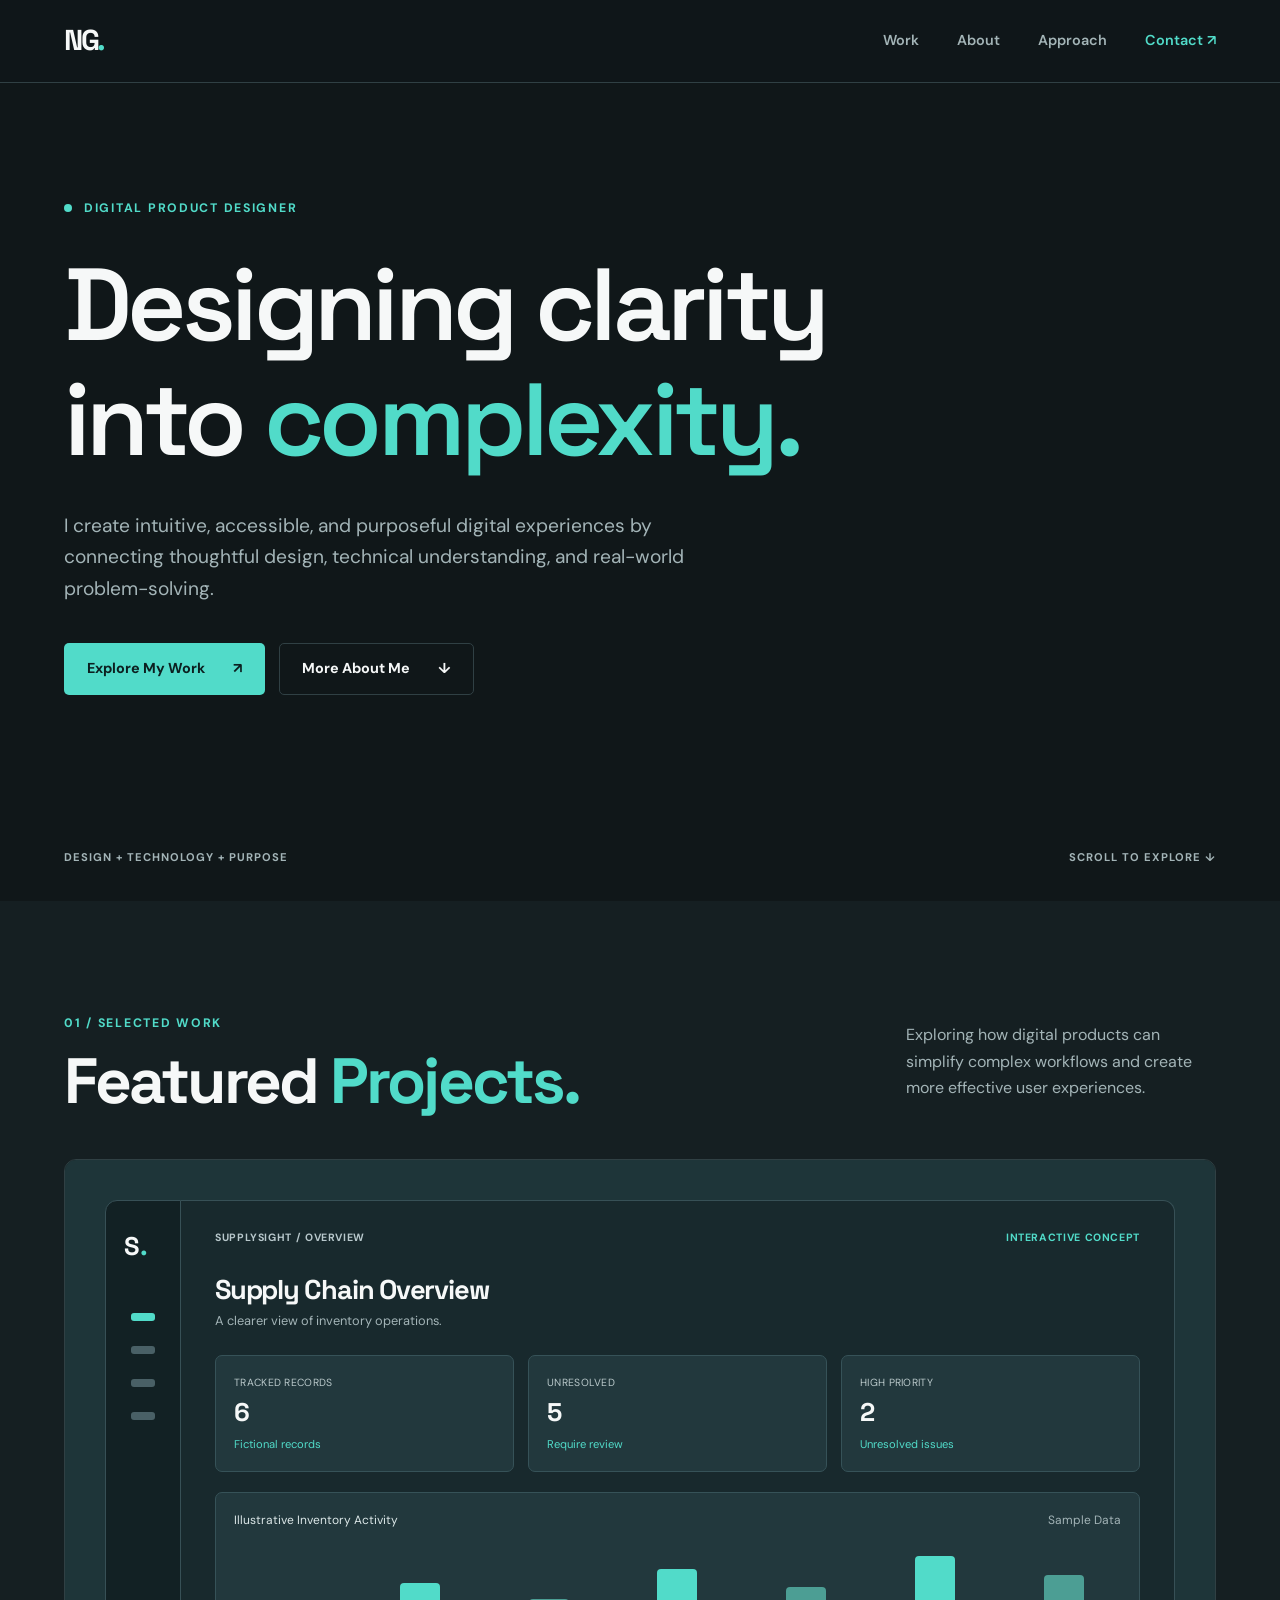
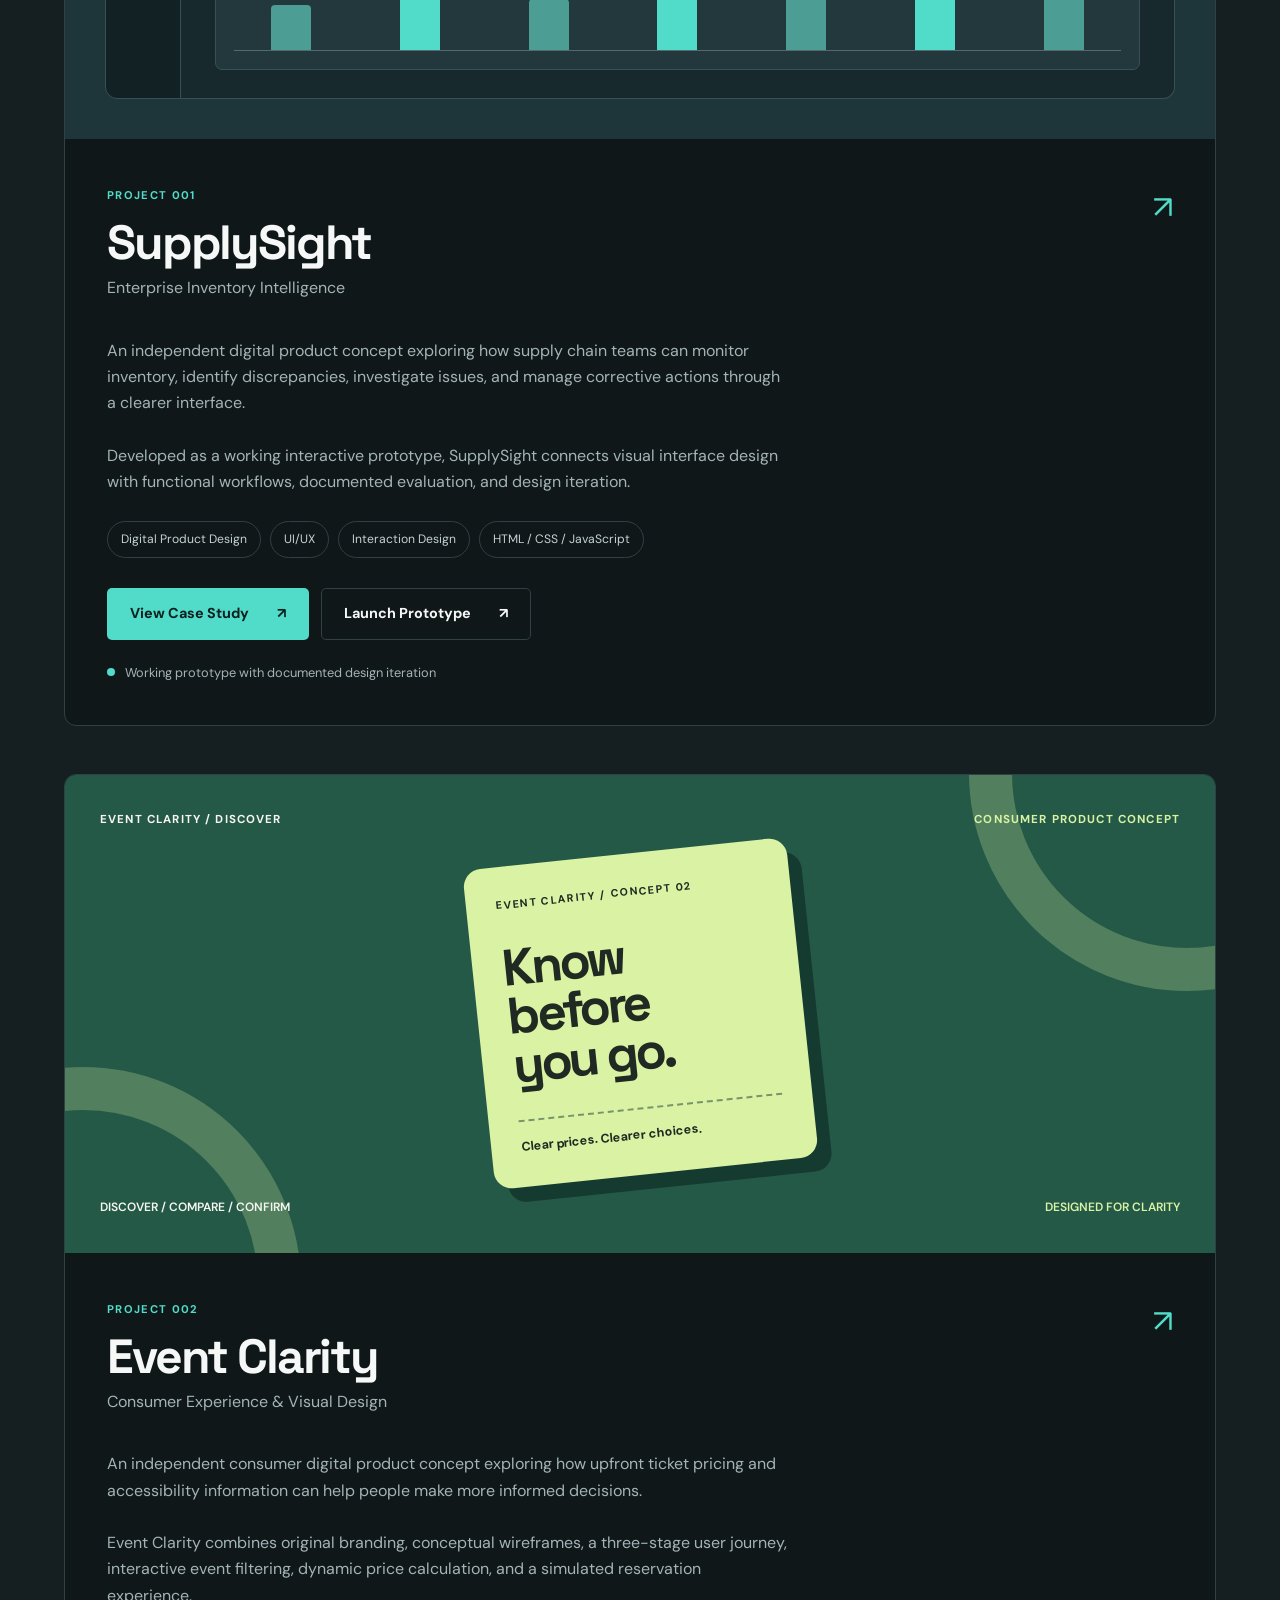
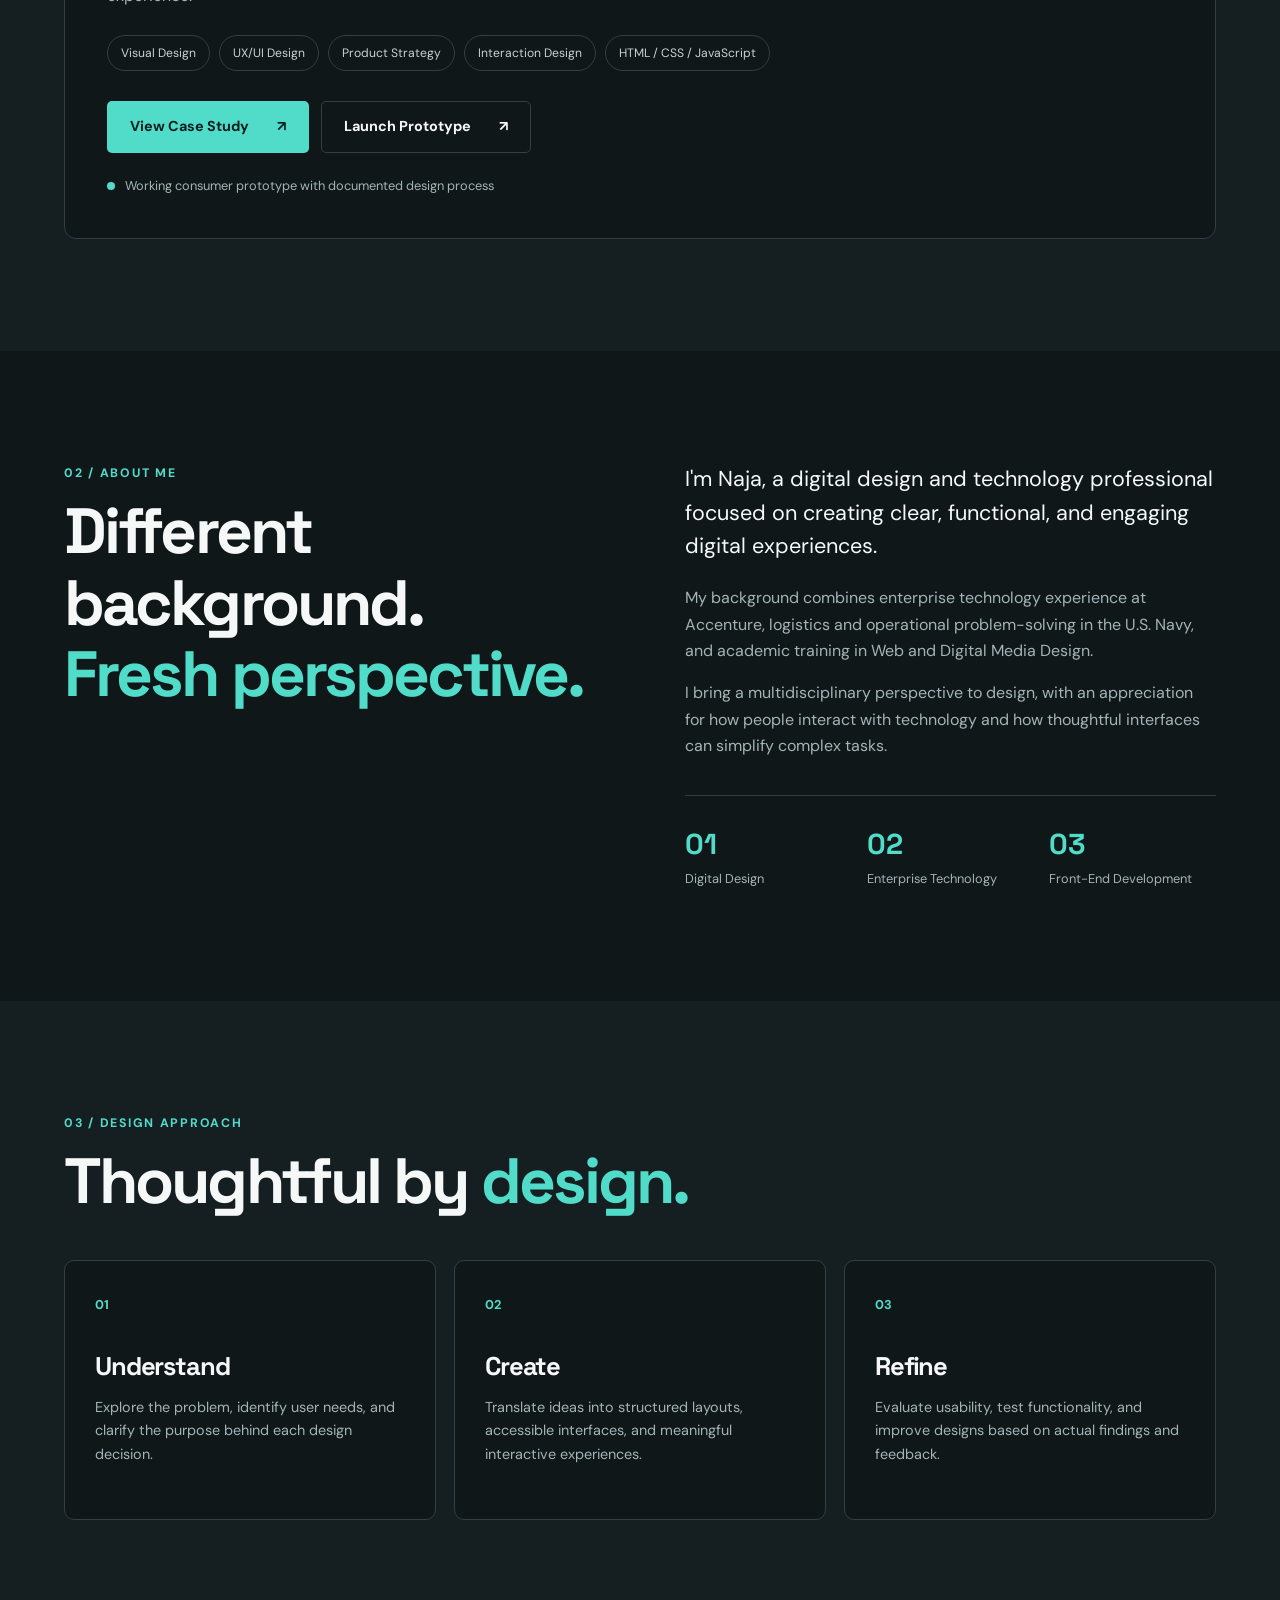
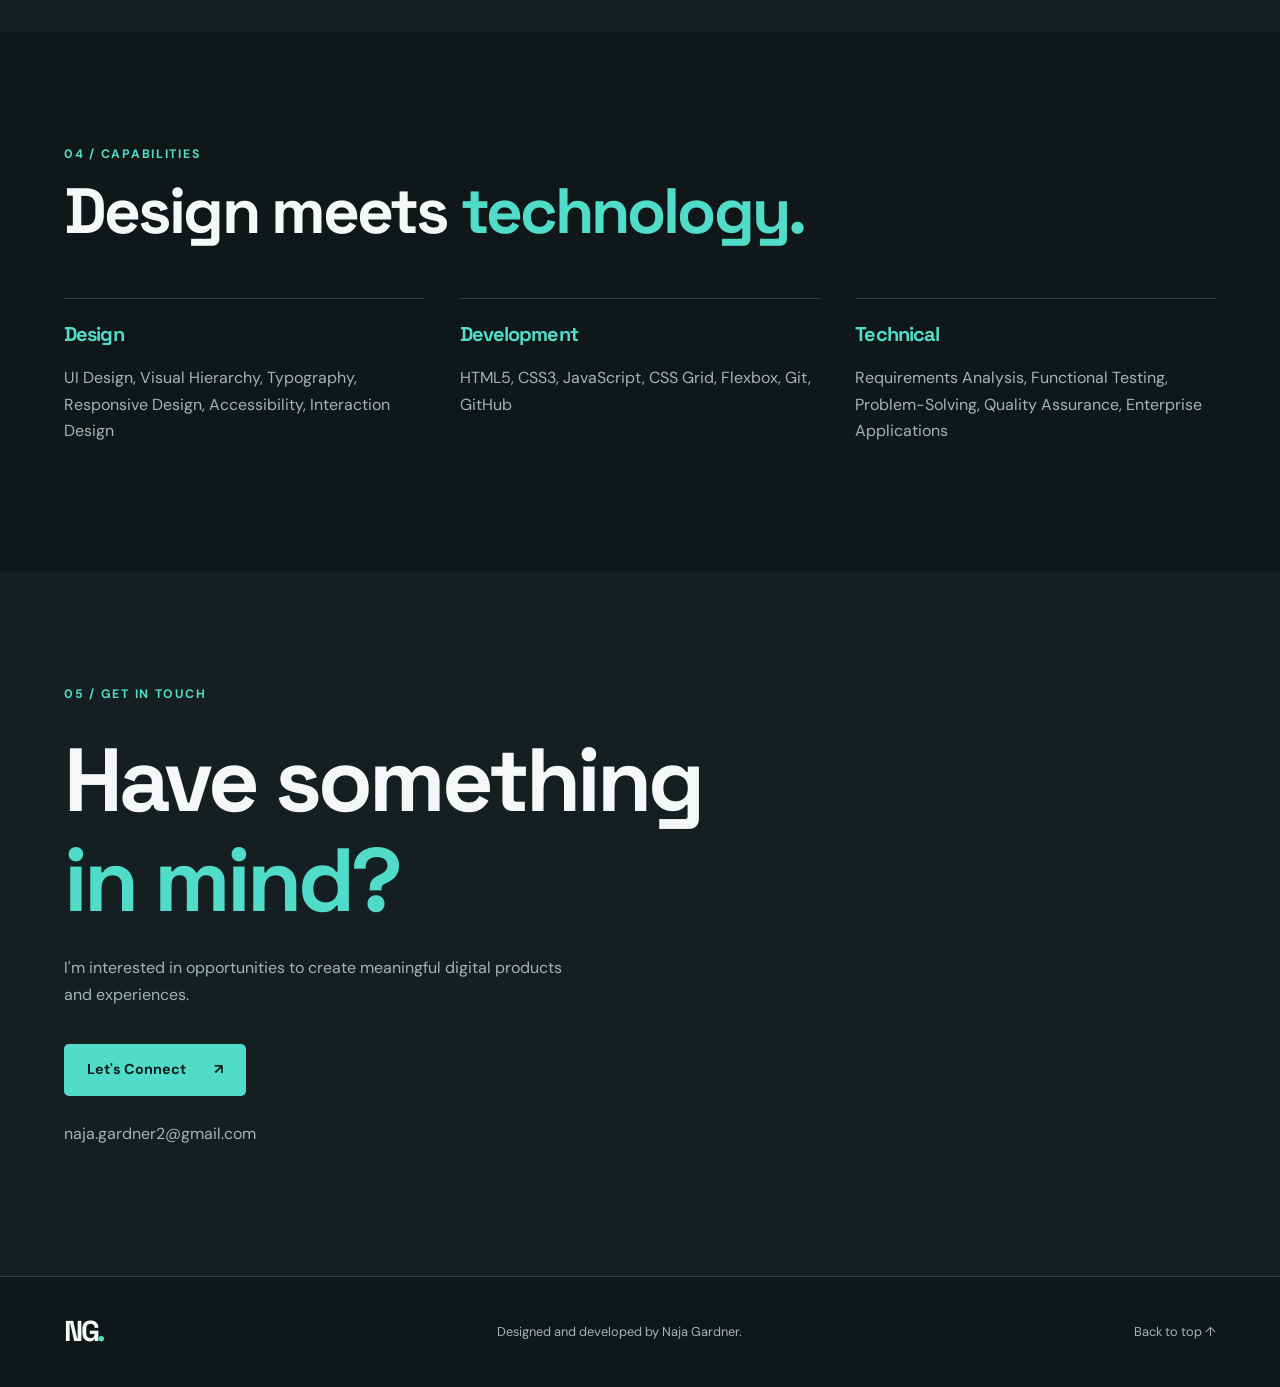
<file: index.html>
<!DOCTYPE html>
<html lang="en">
<head>
  <meta charset="UTF-8">
  <meta name="viewport" content="width=device-width, initial-scale=1">
  <meta name="description" content="Naja Gardner's digital product design portfolio featuring interactive product design, UI/UX, accessibility, and front-end development.">
  <meta name="theme-color" content="#101719">

  <title>Naja Gardner | Digital Product Designer</title>

  <link rel="preconnect" href="https://fonts.googleapis.com">
  <link rel="preconnect" href="https://fonts.gstatic.com" crossorigin>
  <link href="https://fonts.googleapis.com/css2?family=DM+Sans:wght@400;500;600;700&family=Space+Grotesk:wght@400;500;600;700&display=swap" rel="stylesheet">

  <link rel="stylesheet" href="styles.css">

  <style>
    /* Additional styling for completed project links */

    .project-actions {
      display: flex;
      flex-wrap: wrap;
      align-items: center;
      gap: 12px;
      margin-top: 30px;
    }

    .project-actions .btn {
      text-align: center;
    }

    .project-status {
      margin-top: 22px;
    }

    .project-status .status-dot {
      background: #51dbc9;
    }

    .project-preview {
      position: relative;
    }

    .preview-top .preview-live {
      color: #51dbc9;
    }

    /* Spacing between the two project cards */

    .project-card + .project-card {
      margin-top: 48px;
    }

    /* PROJECT 002: EVENT CLARITY PREVIEW */

    .ec-preview {
      position: relative;
      min-height: 425px;
      padding: 35px;
      display: flex;
      flex-direction: column;
      justify-content: space-between;
      overflow: hidden;
      background: #245947;
      color: #f7f6f2;
      isolation: isolate;
    }

    .ec-preview::before,
    .ec-preview::after {
      content: "";
      position: absolute;
      width: 350px;
      height: 350px;
      border: 43px solid #d9f2a4;
      border-radius: 50%;
      opacity: .25;
      pointer-events: none;
      z-index: -1;
    }

    .ec-preview::before {
      right: -190px;
      top: -220px;
    }

    .ec-preview::after {
      left: -200px;
      bottom: -250px;
    }

    .ec-preview-header {
      display: flex;
      align-items: flex-start;
      justify-content: space-between;
      flex-wrap: wrap;
      gap: 15px;
      font-size: .72rem;
      font-weight: 700;
      letter-spacing: .1em;
      text-transform: uppercase;
    }

    .ec-preview-header span:last-child {
      color: #d9f2a4;
    }

    .ec-preview-center {
      display: flex;
      align-items: center;
      justify-content: center;
      flex: 1;
      padding: 24px 0;
    }

    .ec-ticket {
      width: min(100%, 325px);
      padding: 30px;
      background: #d9f2a4;
      color: #202922;
      border-radius: 18px;
      transform: rotate(-6deg);
      box-shadow: 13px 15px 0 #153b30;
    }

    .ec-ticket-label {
      display: block;
      font-family: "DM Sans", sans-serif;
      font-size: .67rem;
      font-weight: 700;
      text-transform: uppercase;
      letter-spacing: .13em;
    }

    .ec-ticket-title {
      display: block;
      margin: 30px 0;
      font-family: "Space Grotesk", sans-serif;
      font-weight: 700;
      font-size: clamp(2.3rem, 4vw, 3.3rem);
      line-height: .95;
      letter-spacing: -.07em;
    }

    .ec-ticket-footer {
      padding-top: 15px;
      border-top: 2px dashed #79936b;
      font-size: .78rem;
      font-weight: 700;
    }

    .ec-preview-bottom {
      display: flex;
      justify-content: space-between;
      flex-wrap: wrap;
      gap: 12px;
      font-size: .75rem;
      font-weight: 600;
    }

    .ec-preview-bottom span:last-child {
      color: #d9f2a4;
    }

    @media (max-width: 650px) {
      .project-actions {
        flex-direction: column;
        align-items: stretch;
      }

      .project-actions .btn {
        width: 100%;
      }

      .project-card + .project-card {
        margin-top: 30px;
      }

      .ec-preview {
        min-height: 350px;
        padding: 22px;
      }

      .ec-ticket {
        padding: 23px;
      }
    }
  </style>

  <script src="script.js" defer></script>
</head>

<body>
  <a href="#main" class="skip-link">
    Skip to main content
  </a>

  <!-- NAVIGATION -->
  <header class="site-header">
    <nav class="nav container" aria-label="Main navigation">

      <a class="logo" href="#home"
        aria-label="Naja Gardner, homepage">
        NG<span>.</span>
      </a>

      <button
        class="menu-toggle"
        type="button"
        aria-expanded="false"
        aria-controls="nav-links"
        aria-label="Open navigation menu">
        <span></span>
        <span></span>
        <span></span>
      </button>

      <div class="nav-links" id="nav-links">
        <a href="#work">Work</a>
        <a href="#about">About</a>
        <a href="#approach">Approach</a>
        <a href="#contact" class="nav-contact">
          Contact <span aria-hidden="true">↗</span>
        </a>
      </div>
    </nav>
  </header>

  <main id="main">

    <!-- HERO -->
    <section id="home" class="hero container">
      <div class="hero-content">

        <p class="eyebrow">
          <span class="status-dot" aria-hidden="true"></span>
          DIGITAL PRODUCT DESIGNER
        </p>

        <h1>
          Designing clarity<br>
          into <span class="accent-text">complexity.</span>
        </h1>

        <p class="hero-description">
          I create intuitive, accessible, and purposeful
          digital experiences by connecting thoughtful design,
          technical understanding, and real-world
          problem-solving.
        </p>

        <div class="hero-actions">
          <a class="btn btn-primary" href="#work">
            Explore My Work
            <span aria-hidden="true">↗</span>
          </a>

          <a class="btn btn-outline" href="#about">
            More About Me
            <span aria-hidden="true">↓</span>
          </a>
        </div>

      </div>

      <div class="hero-bottom">
        <span>DESIGN + TECHNOLOGY + PURPOSE</span>
        <a href="#work">SCROLL TO EXPLORE ↓</a>
      </div>
    </section>

    <!-- FEATURED WORK -->
    <section id="work" class="section work-section">
      <div class="container">

        <div class="section-heading">
          <div>
            <p class="eyebrow">01 / SELECTED WORK</p>

            <h2>
              Featured <span class="accent-text">Projects.</span>
            </h2>
          </div>

          <p class="section-description">
            Exploring how digital products can simplify
            complex workflows and create more effective
            user experiences.
          </p>
        </div>

        <!-- PROJECT 001: SUPPLYSIGHT -->
        <article class="project-card">

          <!-- SUPPLYSIGHT VISUAL PREVIEW -->
          <div class="project-preview"
            aria-label="Illustrative SupplySight dashboard preview">

            <div class="preview-sidebar" aria-hidden="true">
              <div class="preview-brand">S<span>.</span></div>
              <div class="preview-symbol active-symbol"></div>
              <div class="preview-symbol"></div>
              <div class="preview-symbol"></div>
              <div class="preview-symbol"></div>
            </div>

            <div class="preview-main">

              <div class="preview-top">
                <span>SUPPLYSIGHT / OVERVIEW</span>
                <span class="preview-live">INTERACTIVE CONCEPT</span>
              </div>

              <h3>Supply Chain Overview</h3>

              <p class="preview-subtitle">
                A clearer view of inventory operations.
              </p>

              <div class="preview-stats">

                <div class="preview-stat">
                  <span>TRACKED RECORDS</span>
                  <strong>6</strong>
                  <small>Fictional records</small>
                </div>

                <div class="preview-stat">
                  <span>UNRESOLVED</span>
                  <strong>5</strong>
                  <small>Require review</small>
                </div>

                <div class="preview-stat">
                  <span>HIGH PRIORITY</span>
                  <strong>2</strong>
                  <small>Unresolved issues</small>
                </div>

              </div>

              <div class="preview-chart">

                <div class="chart-header">
                  <span>Illustrative Inventory Activity</span>
                  <span>Sample Data</span>
                </div>

                <div class="chart-bars" aria-hidden="true">
                  <i style="height:45%"></i>
                  <i style="height:68%"></i>
                  <i style="height:52%"></i>
                  <i style="height:82%"></i>
                  <i style="height:64%"></i>
                  <i style="height:95%"></i>
                  <i style="height:76%"></i>
                </div>

              </div>
            </div>
          </div>

          <!-- SUPPLYSIGHT PROJECT INFORMATION -->
          <div class="project-info">

            <div class="project-heading">
              <div>
                <span class="project-number">PROJECT 001</span>

                <h3>SupplySight</h3>

                <p class="project-subtitle">
                  Enterprise Inventory Intelligence
                </p>
              </div>

              <span class="project-arrow" aria-hidden="true">↗</span>
            </div>

            <p class="project-description">
              An independent digital product concept exploring
              how supply chain teams can monitor inventory,
              identify discrepancies, investigate issues,
              and manage corrective actions through
              a clearer interface.
            </p>

            <p class="project-description">
              Developed as a working interactive prototype,
              SupplySight connects visual interface design
              with functional workflows, documented
              evaluation, and design iteration.
            </p>

            <div class="project-tags">
              <span>Digital Product Design</span>
              <span>UI/UX</span>
              <span>Interaction Design</span>
              <span>HTML / CSS / JavaScript</span>
            </div>

            <!-- SUPPLYSIGHT LINKS -->
            <div class="project-actions">

              <a
                href="supplysight/case-study.html"
                class="btn btn-primary">
                View Case Study
                <span aria-hidden="true">↗</span>
              </a>

              <a
                href="supplysight/index.html"
                class="btn btn-outline">
                Launch Prototype
                <span aria-hidden="true">↗</span>
              </a>

            </div>

            <p class="project-status">
              <span class="status-dot" aria-hidden="true"></span>
              Working prototype with documented design iteration
            </p>

          </div>
        </article>

        <!-- PROJECT 002: EVENT CLARITY -->
        <article class="project-card">

          <!-- EVENT CLARITY VISUAL PREVIEW -->
          <div class="ec-preview"
            aria-label="Illustrative Event Clarity ticket design">

            <div class="ec-preview-header">
              <span>EVENT CLARITY / DISCOVER</span>
              <span>CONSUMER PRODUCT CONCEPT</span>
            </div>

            <div class="ec-preview-center">

              <div class="ec-ticket">

                <span class="ec-ticket-label">
                  EVENT CLARITY / CONCEPT 02
                </span>

                <strong class="ec-ticket-title">
                  Know<br>
                  before<br>
                  you go.
                </strong>

                <div class="ec-ticket-footer">
                  Clear prices. Clearer choices.
                </div>

              </div>

            </div>

            <div class="ec-preview-bottom">
              <span>DISCOVER / COMPARE / CONFIRM</span>
              <span>DESIGNED FOR CLARITY</span>
            </div>

          </div>

          <!-- EVENT CLARITY PROJECT INFORMATION -->
          <div class="project-info">

            <div class="project-heading">
              <div>
                <span class="project-number">PROJECT 002</span>

                <h3>Event Clarity</h3>

                <p class="project-subtitle">
                  Consumer Experience &amp; Visual Design
                </p>
              </div>

              <span class="project-arrow" aria-hidden="true">↗</span>
            </div>

            <p class="project-description">
              An independent consumer digital product
              concept exploring how upfront ticket pricing
              and accessibility information can help people
              make more informed decisions.
            </p>

            <p class="project-description">
              Event Clarity combines original branding,
              conceptual wireframes, a three-stage
              user journey, interactive event filtering,
              dynamic price calculation, and a simulated
              reservation experience.
            </p>

            <div class="project-tags">
              <span>Visual Design</span>
              <span>UX/UI Design</span>
              <span>Product Strategy</span>
              <span>Interaction Design</span>
              <span>HTML / CSS / JavaScript</span>
            </div>

            <!-- EVENT CLARITY LINKS -->
            <div class="project-actions">

              <a
                href="event-clarity/case-study.html"
                class="btn btn-primary">
                View Case Study
                <span aria-hidden="true">↗</span>
              </a>

              <a
                href="event-clarity/index.html"
                class="btn btn-outline">
                Launch Prototype
                <span aria-hidden="true">↗</span>
              </a>

            </div>

            <p class="project-status">
              <span class="status-dot" aria-hidden="true"></span>
              Working consumer prototype with documented design process
            </p>

          </div>
        </article>

      </div>
    </section>

    <!-- ABOUT -->
    <section id="about" class="section about-section">
      <div class="container about-grid">

        <div>
          <p class="eyebrow">02 / ABOUT ME</p>

          <h2>
            Different background.<br>
            <span class="accent-text">Fresh perspective.</span>
          </h2>
        </div>

        <div class="about-content">

          <p class="about-lead">
            I'm Naja, a digital design and technology
            professional focused on creating clear,
            functional, and engaging digital experiences.
          </p>

          <p>
            My background combines enterprise technology
            experience at Accenture, logistics and operational
            problem-solving in the U.S. Navy, and academic
            training in Web and Digital Media Design.
          </p>

          <p>
            I bring a multidisciplinary perspective to
            design, with an appreciation for how people
            interact with technology and how thoughtful
            interfaces can simplify complex tasks.
          </p>

          <div class="about-highlights">

            <div>
              <strong>01</strong>
              <span>Digital Design</span>
            </div>

            <div>
              <strong>02</strong>
              <span>Enterprise Technology</span>
            </div>

            <div>
              <strong>03</strong>
              <span>Front-End Development</span>
            </div>

          </div>
        </div>
      </div>
    </section>

    <!-- DESIGN APPROACH -->
    <section id="approach" class="section approach-section">
      <div class="container">

        <div class="section-heading">
          <div>
            <p class="eyebrow">03 / DESIGN APPROACH</p>

            <h2>
              Thoughtful by
              <span class="accent-text">design.</span>
            </h2>
          </div>
        </div>

        <div class="approach-grid">

          <article class="approach-card">
            <span class="approach-number">01</span>

            <h3>Understand</h3>

            <p>
              Explore the problem, identify user needs,
              and clarify the purpose behind each
              design decision.
            </p>
          </article>

          <article class="approach-card">
            <span class="approach-number">02</span>

            <h3>Create</h3>

            <p>
              Translate ideas into structured layouts,
              accessible interfaces, and meaningful
              interactive experiences.
            </p>
          </article>

          <article class="approach-card">
            <span class="approach-number">03</span>

            <h3>Refine</h3>

            <p>
              Evaluate usability, test functionality,
              and improve designs based on actual
              findings and feedback.
            </p>
          </article>

        </div>
      </div>
    </section>

    <!-- SKILLS -->
    <section id="skills" class="section skills-section">
      <div class="container">

        <p class="eyebrow">04 / CAPABILITIES</p>

        <h2>
          Design meets
          <span class="accent-text">technology.</span>
        </h2>

        <div class="skills-grid">

          <div>
            <h3>Design</h3>
            <p>
              UI Design, Visual Hierarchy, Typography,
              Responsive Design, Accessibility,
              Interaction Design
            </p>
          </div>

          <div>
            <h3>Development</h3>
            <p>
              HTML5, CSS3, JavaScript, CSS Grid,
              Flexbox, Git, GitHub
            </p>
          </div>

          <div>
            <h3>Technical</h3>
            <p>
              Requirements Analysis, Functional Testing,
              Problem-Solving, Quality Assurance,
              Enterprise Applications
            </p>
          </div>

        </div>
      </div>
    </section>

    <!-- CONTACT -->
    <section id="contact" class="section contact-section">
      <div class="container contact-content">

        <p class="eyebrow">05 / GET IN TOUCH</p>

        <h2>
          Have something<br>
          <span class="accent-text">in mind?</span>
        </h2>

        <p>
          I'm interested in opportunities to create
          meaningful digital products and experiences.
        </p>

        <a class="btn btn-primary"
          href="mailto:naja.gardner2@gmail.com">
          Let's Connect
          <span aria-hidden="true">↗</span>
        </a>

        <p class="contact-email">
          naja.gardner2@gmail.com
        </p>

      </div>
    </section>

  </main>

  <!-- FOOTER -->
  <footer class="site-footer">
    <div class="container footer-inner">

      <a href="#home" class="logo">
        NG<span>.</span>
      </a>

      <p>Designed and developed by Naja Gardner.</p>

      <a href="#home">Back to top ↑</a>

    </div>
  </footer>

</body>
</html>
</file>
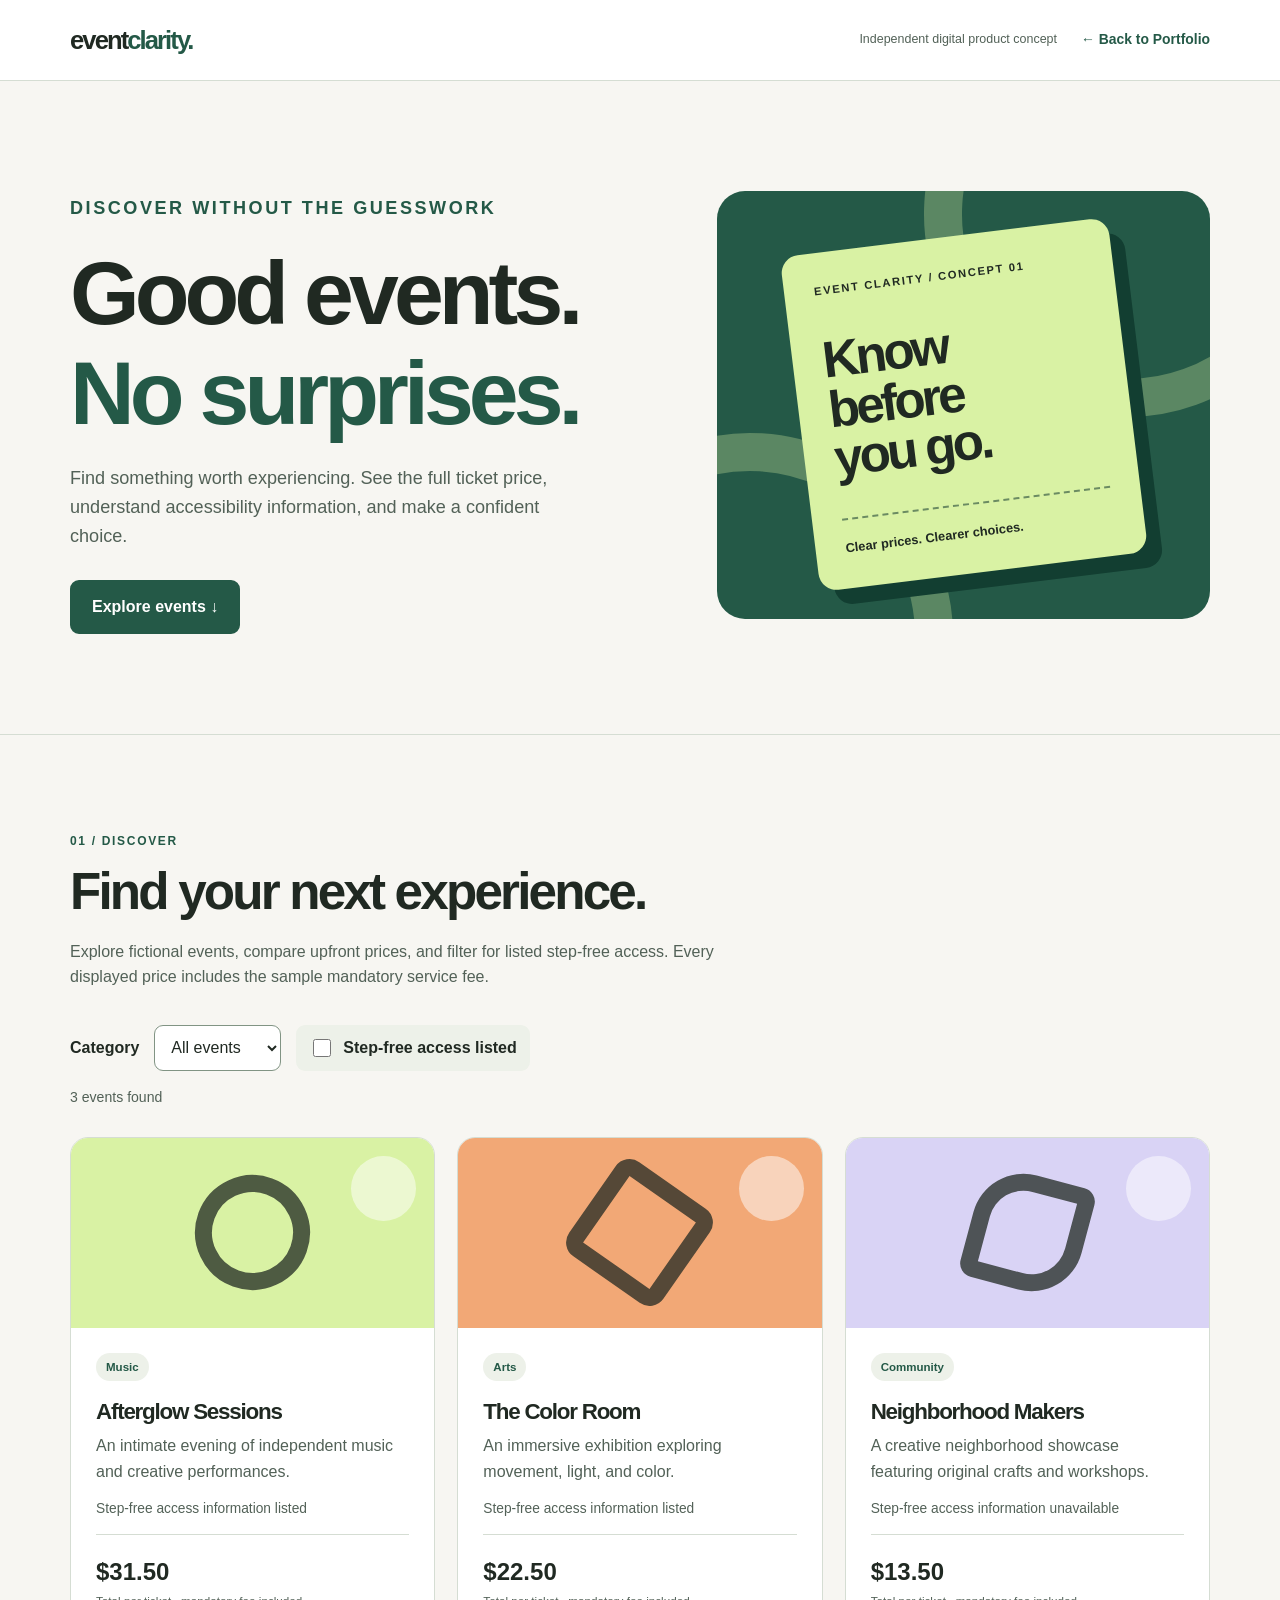
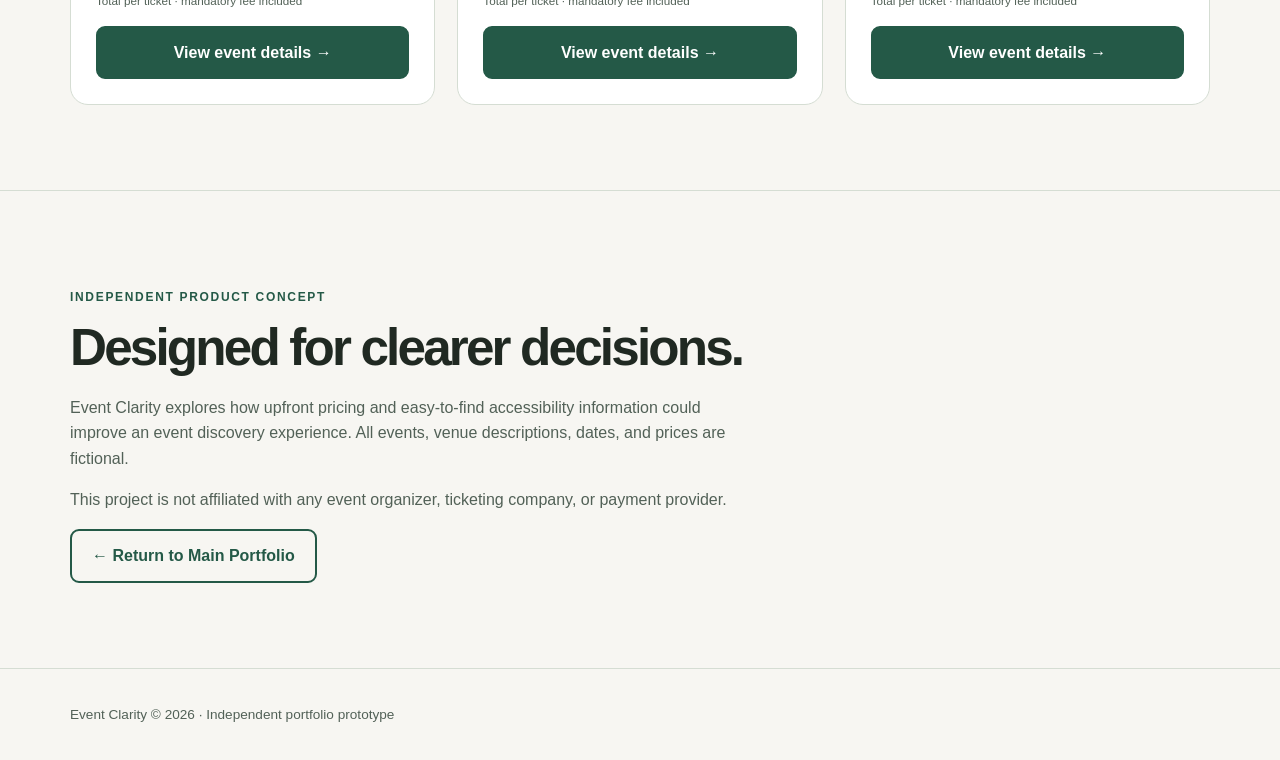
<file: event-clarity/index.html>
<!DOCTYPE html>
<html lang="en">
<head>
  <meta charset="UTF-8">
  <meta name="viewport" content="width=device-width, initial-scale=1">

  <meta name="description"
    content="Event Clarity is an independent consumer product design prototype exploring transparent event pricing and accessibility information.">

  <title>Event Clarity | Digital Product Concept</title>

  <style>
    :root {
      --cream: #f7f6f2;
      --white: #ffffff;
      --ink: #202922;
      --forest: #245947;
      --lime: #d9f2a4;
      --muted: #526157;
      --line: #d5ddd3;
      --soft: #edf1e9;
      --orange: #f2a876;
      --lavender: #d9d3f5;
      --radius: 18px;
    }

    * { box-sizing: border-box; }

    html { scroll-behavior: smooth; }

    body {
      margin: 0;
      background: var(--cream);
      color: var(--ink);
      font-family: Arial, Helvetica, sans-serif;
      line-height: 1.6;
    }

    button, select { font: inherit; }

    button { cursor: pointer; }

    a, button, select {
      -webkit-tap-highlight-color: transparent;
    }

    :focus-visible {
      outline: 3px solid #a54b18;
      outline-offset: 4px;
    }

    .container {
      width: min(90%, 1140px);
      margin: auto;
    }

    .skip {
      position: absolute;
      left: 12px;
      top: -100px;
      padding: 12px;
      background: var(--lime);
      color: var(--ink);
      z-index: 100;
    }

    .skip:focus { top: 12px; }

    h1, h2, h3 {
      line-height: 1.12;
      letter-spacing: -0.055em;
    }

    h1 {
      font-size: clamp(3.2rem, 7vw, 6.5rem);
      margin: 20px 0;
    }

    h2 {
      font-size: clamp(2rem, 4vw, 3.4rem);
      margin: 10px 0 18px;
    }

    h3 {
      font-size: 1.4rem;
      margin: 10px 0;
    }

    p { color: var(--muted); }

    .eyebrow {
      color: var(--forest);
      font-size: .75rem;
      font-weight: 800;
      letter-spacing: .14em;
      text-transform: uppercase;
    }

    .btn {
      display: inline-flex;
      align-items: center;
      justify-content: center;
      gap: 10px;
      min-height: 48px;
      padding: 12px 20px;
      border: 2px solid var(--forest);
      border-radius: 9px;
      background: var(--forest);
      color: white;
      text-decoration: none;
      font-weight: 700;
      transition:
        transform .2s ease,
        background .2s ease,
        box-shadow .2s ease;
    }

    .btn:hover {
      background: #143c30;
      transform: translateY(-2px);
      box-shadow: 0 6px 16px rgba(32,41,34,.14);
    }

    .btn.secondary {
      background: transparent;
      color: var(--forest);
    }

    .btn.secondary:hover { background: var(--soft); }

    .hidden { display: none !important; }

    /* HEADER */

    header {
      background: var(--white);
      border-bottom: 1px solid var(--line);
    }

    .navigation {
      display: flex;
      align-items: center;
      justify-content: space-between;
      min-height: 80px;
      gap: 20px;
    }

    .logo {
      font-size: 1.6rem;
      letter-spacing: -.075em;
      font-weight: 900;
    }

    .logo span { color: var(--forest); }

    .nav-right {
      display: flex;
      align-items: center;
      gap: 24px;
      flex-wrap: wrap;
    }

    .nav-note {
      color: var(--muted);
      font-size: .78rem;
    }

    /* NEW: BACK TO MAIN PORTFOLIO */

    .portfolio-back {
      color: var(--forest);
      text-decoration: none;
      font-size: .87rem;
      font-weight: 800;
      border-bottom: 1px solid transparent;
    }

    .portfolio-back:hover {
      border-bottom-color: var(--forest);
    }

    /* HERO */

    .hero {
      display: grid;
      grid-template-columns: 1.1fr .9fr;
      gap: 45px;
      align-items: center;
      padding-top: 95px;
      padding-bottom: 100px;
    }

    .hero-copy { max-width: 650px; }

    .hero-copy > p {
      max-width: 510px;
      font-size: 1.13rem;
    }

    .hero em {
      color: var(--forest);
      font-style: normal;
    }

    .hero-actions { margin-top: 30px; }

    .poster {
      position: relative;
      min-height: 420px;
      background: var(--forest);
      border-radius: 28px;
      overflow: hidden;
      display: flex;
      align-items: center;
      justify-content: center;
      padding: 45px;
      isolation: isolate;
    }

    .poster::before,
    .poster::after {
      content: "";
      position: absolute;
      width: 330px;
      height: 330px;
      border: 38px solid var(--lime);
      border-radius: 50%;
      transform: rotate(25deg);
      opacity: .3;
      z-index: -1;
    }

    .poster::before {
      top: -180px;
      right: -120px;
    }

    .poster::after {
      bottom: -220px;
      left: -170px;
    }

    .ticket {
      width: min(100%, 330px);
      background: var(--lime);
      color: var(--ink);
      padding: 30px;
      border-radius: 18px;
      transform: rotate(-7deg);
      box-shadow: 14px 16px 0 #123e31;

      /* NEW: GENTLE HERO MOTION */
      animation: float-ticket 4s ease-in-out infinite;
    }

    @keyframes float-ticket {
      0%, 100% {
        transform: translateY(0) rotate(-7deg);
      }
      50% {
        transform: translateY(-10px) rotate(-5deg);
      }
    }

    .ticket-label {
      display: block;
      font-size: .7rem;
      font-weight: 800;
      letter-spacing: .15em;
      text-transform: uppercase;
    }

    .ticket-title {
      display: block;
      font-size: clamp(2.4rem, 4vw, 3.4rem);
      font-weight: 900;
      line-height: .97;
      letter-spacing: -.07em;
      margin: 35px 0;
    }

    .ticket-bottom {
      border-top: 2px dashed #6b8b62;
      padding-top: 18px;
      font-size: .8rem;
      font-weight: 700;
    }

    /* SECTIONS */

    .section {
      padding: 85px 0;
      border-top: 1px solid var(--line);
    }

    .section-description { max-width: 680px; }

    .filters {
      display: flex;
      align-items: center;
      flex-wrap: wrap;
      gap: 15px;
      margin: 35px 0 15px;
    }

    .filters label { font-weight: 700; }

    select {
      padding: 12px;
      color: var(--ink);
      background: var(--white);
      border: 1px solid #819484;
      border-radius: 9px;
      min-height: 46px;
    }

    .check-label {
      display: inline-flex;
      align-items: center;
      gap: 9px;
      padding: 10px 13px;
      background: var(--soft);
      border-radius: 9px;
      cursor: pointer;
    }

    .check-label input {
      width: 18px;
      height: 18px;
      accent-color: var(--forest);
    }

    .filter-status {
      min-height: 26px;
      font-size: .88rem;
    }

    /* EVENTS */

    .events {
      display: grid;
      grid-template-columns: repeat(3, minmax(0, 1fr));
      gap: 22px;
      margin-top: 25px;
    }

    .event-card {
      display: flex;
      flex-direction: column;
      background: var(--white);
      border: 1px solid var(--line);
      border-radius: var(--radius);
      overflow: hidden;

      /* NEW: EVENT CARD MOTION */
      transition:
        transform .25s ease,
        box-shadow .25s ease,
        border-color .25s ease;
    }

    .event-card:hover {
      transform: translateY(-6px);
      box-shadow: 0 14px 28px rgba(32,41,34,.12);
      border-color: #a7bba9;
    }

    .event-art {
      height: 190px;
      position: relative;
      display: flex;
      align-items: center;
      justify-content: center;
      overflow: hidden;
    }

    .event-art.music { background: #d9f2a4; }
    .event-art.arts { background: var(--orange); }
    .event-art.community { background: var(--lavender); }

    .art-shape {
      width: 115px;
      height: 115px;
      border: 17px solid rgba(32, 41, 34, .75);
      border-radius: 50%;
      transform: rotate(-25deg);
      transition: transform .35s ease;
    }

    .event-card:hover .art-shape {
      transform: rotate(-12deg) scale(1.05);
    }

    .arts .art-shape {
      border-radius: 17px;
      transform: rotate(35deg);
    }

    .arts.event-card:hover .art-shape {
      transform: rotate(42deg) scale(1.05);
    }

    .community .art-shape {
      border-radius: 45% 12% 45% 12%;
      transform: rotate(15deg);
    }

    .event-art::after {
      content: "";
      position: absolute;
      width: 65px;
      height: 65px;
      border-radius: 50%;
      background: rgba(255,255,255,.5);
      top: 18px;
      right: 18px;
    }

    .event-body {
      flex: 1;
      display: flex;
      flex-direction: column;
      padding: 25px;
    }

    .tag {
      align-self: flex-start;
      color: var(--forest);
      background: var(--soft);
      border-radius: 20px;
      padding: 5px 10px;
      font-size: .72rem;
      font-weight: 800;
    }

    .event-body h3 { margin: 18px 0 9px; }

    .event-body p { margin: 0 0 14px; }

    .event-meta { font-size: .86rem; }

    .event-price {
      margin-top: auto;
      padding: 18px 0 15px;
      border-top: 1px solid var(--line);
      font-size: 1.5rem;
      font-weight: 900;
      color: var(--ink);
    }

    .price-caption {
      display: block;
      color: var(--muted);
      font-size: .73rem;
      font-weight: 400;
    }

    .event-card .btn { width: 100%; }

    /* DETAILS */

    .details-grid {
      display: grid;
      grid-template-columns: 1fr 1fr;
      gap: 24px;
      margin-top: 35px;
    }

    .panel {
      padding: 30px;
      border: 1px solid var(--line);
      border-radius: var(--radius);
      background: var(--white);
    }

    .feature-list {
      padding-left: 20px;
      color: var(--muted);
    }

    .feature-list li { margin: 10px 0; }

    .notice {
      background: var(--soft);
      padding: 16px;
      border-radius: 10px;
      margin-top: 25px;
      font-size: .88rem;
      color: var(--ink);
    }

    .field {
      display: flex;
      flex-direction: column;
      gap: 8px;
      margin: 20px 0;
    }

    .field label { font-weight: 700; }

    .price-row {
      display: flex;
      justify-content: space-between;
      gap: 15px;
      padding: 12px 0;
      border-bottom: 1px solid var(--line);
    }

    .price-row strong { white-space: nowrap; }

    .price-row.total {
      font-size: 1.3rem;
      font-weight: 900;
      border-bottom: 0;
      margin: 8px 0 20px;
    }

    .price-row.total strong { color: var(--forest); }

    .actions {
      display: flex;
      gap: 12px;
      flex-wrap: wrap;
    }

    /* CONFIRMATION */

    .confirmation {
      max-width: 780px;
      margin: 30px auto 0;
      padding: 45px;
      border-radius: 23px;
      background: var(--lime);
    }

    .confirmation h3 {
      font-size: clamp(2rem, 5vw, 3.5rem);
    }

    .confirmation p { color: #304537; }

    .confirmation-total {
      font-size: 1.3rem;
      font-weight: 800;
    }

    footer {
      padding: 35px 0;
      border-top: 1px solid var(--line);
      color: var(--muted);
      font-size: .85rem;
    }

    @media (max-width: 900px) {
      .hero,
      .details-grid {
        grid-template-columns: 1fr;
      }

      .events {
        grid-template-columns: repeat(2, 1fr);
      }
    }

    @media (max-width: 600px) {
      .hero { padding: 55px 0 65px; }
      .poster { min-height: 300px; }
      .section { padding: 60px 0; }
      .events { grid-template-columns: 1fr; }
      .panel { padding: 20px; }

      .navigation {
        flex-direction: column;
        align-items: flex-start;
        justify-content: center;
        padding: 17px 0;
        gap: 8px;
      }

      .nav-right {
        flex-direction: column;
        align-items: flex-start;
        gap: 5px;
      }

      .confirmation { padding: 25px; }
    }

    /* NEW: ACCESSIBILITY — RESPECT REDUCED MOTION */

    @media (prefers-reduced-motion: reduce) {
      html { scroll-behavior: auto; }

      .ticket {
        animation: none;
        transform: rotate(-7deg);
      }

      .btn,
      .event-card,
      .art-shape {
        transition: none;
      }

      .btn:hover,
      .event-card:hover {
        transform: none;
      }

      .event-card:hover .art-shape {
        transform: none;
      }
    }
  </style>
</head>

<body>
  <a href="#main" class="skip">Skip to main content</a>

  <header>
    <nav class="container navigation" aria-label="Main navigation">

      <div class="logo">event<span>clarity.</span></div>

      <div class="nav-right">
        <span class="nav-note">
          Independent digital product concept
        </span>

        <!-- NEW: RETURN TO MAIN PORTFOLIO -->
        <a href="../index.html#work" class="portfolio-back">
          ← Back to Portfolio
        </a>
      </div>

    </nav>
  </header>

  <main id="main">

    <!-- HERO -->
    <section class="hero container">
      <div class="hero-copy">
        <p class="eyebrow">Discover without the guesswork</p>

        <h1>Good events.<br><em>No surprises.</em></h1>

        <p>
          Find something worth experiencing.
          See the full ticket price, understand
          accessibility information, and make
          a confident choice.
        </p>

        <div class="hero-actions">
          <a href="#discover" class="btn">Explore events ↓</a>
        </div>
      </div>

      <div class="poster" aria-hidden="true">
        <div class="ticket">
          <span class="ticket-label">
            Event Clarity / Concept 01
          </span>
          <span class="ticket-title">
            Know<br>before<br>you go.
          </span>
          <div class="ticket-bottom">
            Clear prices. Clearer choices.
          </div>
        </div>
      </div>
    </section>

    <!-- DISCOVERY -->
    <section id="discover" class="section">
      <div class="container">
        <p class="eyebrow">01 / Discover</p>
        <h2>Find your next experience.</h2>

        <p class="section-description">
          Explore fictional events, compare upfront
          prices, and filter for listed step-free access.
          Every displayed price includes the sample
          mandatory service fee.
        </p>

        <div class="filters">
          <label for="category">Category</label>

          <select id="category">
            <option value="all">All events</option>
            <option value="Music">Music</option>
            <option value="Arts">Arts</option>
            <option value="Community">Community</option>
          </select>

          <label class="check-label" for="accessFilter">
            <input id="accessFilter" type="checkbox">
            Step-free access listed
          </label>
        </div>

        <p id="filterStatus"
           class="filter-status"
           role="status"
           aria-live="polite"></p>

        <div class="events" id="events"></div>
      </div>
    </section>

    <!-- EVENT DETAILS -->
    <section id="detailsSection" class="section hidden">
      <div class="container">
        <p class="eyebrow">02 / Compare</p>
        <h2>Everything upfront.</h2>

        <p class="section-description">
          Review the selected event, understand
          the accessibility information, and
          see the complete simulated cost.
        </p>

        <div class="details-grid">

          <article class="panel">
            <span class="tag">Selected experience</span>

            <h3 id="selectedName" tabindex="-1"></h3>

            <p id="selectedDescription"></p>
            <p><strong id="selectedDate"></strong></p>
            <p id="selectedVenue"></p>

            <h3>Accessibility information</h3>
            <ul id="accessDetails" class="feature-list"></ul>

            <div class="notice">
              Accessibility information is fictional
              demonstration content. Verify details
              directly with an event organizer before
              attending any real event.
            </div>
          </article>

          <article class="panel">
            <h3>Transparent pricing</h3>

            <p>
              The total includes the ticket price
              and the mandatory demo service fee.
              No additional taxes are modeled.
            </p>

            <div class="field">
              <label for="quantity">Number of tickets</label>

              <select id="quantity">
                <option value="1">1 ticket</option>
                <option value="2">2 tickets</option>
                <option value="3">3 tickets</option>
                <option value="4">4 tickets</option>
              </select>
            </div>

            <div class="price-row">
              <span>Ticket subtotal</span>
              <strong id="subtotal">$0.00</strong>
            </div>

            <div class="price-row">
              <span>Mandatory service fees</span>
              <strong id="fees">$0.00</strong>
            </div>

            <div class="price-row total">
              <span>Total</span>
              <strong id="total">$0.00</strong>
            </div>

            <div class="notice">
              This is a simulated reservation.
              No real tickets, payments, or
              personal information are involved.
            </div>

            <div class="actions">
              <button id="confirm" class="btn" type="button">
                Confirm demo reservation →
              </button>

              <button id="changeEvent"
                      class="btn secondary" type="button">
                Choose another event
              </button>
            </div>
          </article>

        </div>
      </div>
    </section>

    <!-- CONFIRMATION -->
    <section id="confirmationSection" class="section hidden">
      <div class="container">
        <p class="eyebrow">03 / Confirmation</p>
        <h2>A clear finish.</h2>

        <div class="confirmation">
          <p class="eyebrow">Demo reservation confirmed</p>

          <h3 id="confirmedEvent" tabindex="-1"></h3>

          <p id="confirmedDetails"></p>

          <p id="confirmedTotal" class="confirmation-total"></p>

          <p>
            This confirmation is part of an independent
            portfolio demonstration. No real reservation
            or ticket has been issued.
          </p>

          <button id="startOver"
                  class="btn" type="button">
            Explore another event →
          </button>
        </div>
      </div>
    </section>

    <!-- PROJECT DISCLOSURE -->
    <section class="section" id="about">
      <div class="container">
        <p class="eyebrow">Independent product concept</p>

        <h2>Designed for clearer decisions.</h2>

        <p class="section-description">
          Event Clarity explores how upfront pricing
          and easy-to-find accessibility information
          could improve an event discovery experience.
          All events, venue descriptions, dates,
          and prices are fictional.
        </p>

        <p class="section-description">
          This project is not affiliated with any
          event organizer, ticketing company, or
          payment provider.
        </p>

        <!-- SECOND WAY BACK TO THE MAIN HOMEPAGE -->
        <a href="../index.html#work"
           class="btn secondary">
          ← Return to Main Portfolio
        </a>
      </div>
    </section>

  </main>

  <footer>
    <div class="container">
      Event Clarity © 2026 · Independent portfolio prototype
    </div>
  </footer>

  <script>
    "use strict";

    const events = [
      {
        id: "afterglow",
        title: "Afterglow Sessions",
        category: "Music",
        art: "music",
        description:
          "An intimate evening of independent music and creative performances.",
        date: "Fictional event · Saturday at 7:00 PM",
        venue: "Studio Hall · Fictional venue",
        price: 28,
        fee: 3.50,
        stepFree: true,
        accessibility: [
          "Step-free entrance listed",
          "Accessible restroom listed",
          "Reserved seated viewing area listed"
        ]
      },
      {
        id: "colorroom",
        title: "The Color Room",
        category: "Arts",
        art: "arts",
        description:
          "An immersive exhibition exploring movement, light, and color.",
        date: "Fictional event · Sunday at 2:00 PM",
        venue: "Gallery Space · Fictional venue",
        price: 20,
        fee: 2.50,
        stepFree: true,
        accessibility: [
          "Step-free entrance listed",
          "Accessible restroom listed",
          "Quiet hours not specified"
        ]
      },
      {
        id: "makers",
        title: "Neighborhood Makers",
        category: "Community",
        art: "community",
        description:
          "A creative neighborhood showcase featuring original crafts and workshops.",
        date: "Fictional event · Friday at 5:00 PM",
        venue: "Community Yard · Fictional venue",
        price: 12,
        fee: 1.50,
        stepFree: false,
        accessibility: [
          "Step-free access information unavailable",
          "Seating arrangements not specified",
          "Organizer confirmation recommended"
        ]
      }
    ];

    const $ = id => document.getElementById(id);

    const money = value =>
      new Intl.NumberFormat("en-US", {
        style: "currency",
        currency: "USD"
      }).format(value);

    let selectedEvent = null;

    function showSection(element) {
      element.classList.remove("hidden");
      element.scrollIntoView({
        behavior: "auto",
        block: "start"
      });
    }

    function hideSection(element) {
      element.classList.add("hidden");
    }

    function renderEvents() {
      const category = $("category").value;
      const accessOnly = $("accessFilter").checked;

      const filtered = events.filter(event => {
        const matchesCategory =
          category === "all" || event.category === category;

        const matchesAccess =
          !accessOnly || event.stepFree;

        return matchesCategory && matchesAccess;
      });

      const container = $("events");
      container.replaceChildren();

      $("filterStatus").textContent =
        `${filtered.length} event${filtered.length === 1 ? "" : "s"} found`;

      if (filtered.length === 0) {
        const message = document.createElement("p");
        message.textContent =
          "No events match your filters. Try another selection.";
        container.appendChild(message);
        return;
      }

      filtered.forEach(event => {
        const card = document.createElement("article");
        card.className = "event-card";

        const art = document.createElement("div");
        art.className = `event-art ${event.art}`;
        art.setAttribute("aria-hidden", "true");

        const shape = document.createElement("span");
        shape.className = "art-shape";
        art.appendChild(shape);

        const body = document.createElement("div");
        body.className = "event-body";

        const tag = document.createElement("span");
        tag.className = "tag";
        tag.textContent = event.category;

        const heading = document.createElement("h3");
        heading.textContent = event.title;

        const description = document.createElement("p");
        description.textContent = event.description;

        const meta = document.createElement("p");
        meta.className = "event-meta";
        meta.textContent = event.stepFree
          ? "Step-free access information listed"
          : "Step-free access information unavailable";

        const price = document.createElement("div");
        price.className = "event-price";

        const amount = document.createElement("span");
        amount.textContent = money(event.price + event.fee);

        const caption = document.createElement("span");
        caption.className = "price-caption";
        caption.textContent =
          "Total per ticket · mandatory fee included";

        price.append(amount, caption);

        const button = document.createElement("button");
        button.type = "button";
        button.className = "btn";
        button.textContent = "View event details →";

        button.setAttribute(
          "aria-label",
          `View details for ${event.title}`
        );

        button.addEventListener(
          "click", () => selectEvent(event.id)
        );

        body.append(
          tag, heading, description, meta, price, button
        );

        card.append(art, body);
        container.appendChild(card);
      });
    }

    function selectEvent(id) {
      selectedEvent = events.find(event => event.id === id);
      if (!selectedEvent) return;

      $("selectedName").textContent = selectedEvent.title;
      $("selectedDescription").textContent =
        selectedEvent.description;
      $("selectedDate").textContent = selectedEvent.date;
      $("selectedVenue").textContent = selectedEvent.venue;

      const list = $("accessDetails");
      list.replaceChildren();

      selectedEvent.accessibility.forEach(detail => {
        const item = document.createElement("li");
        item.textContent = detail;
        list.appendChild(item);
      });

      $("quantity").value = "1";

      hideSection($("confirmationSection"));
      updatePrice();
      showSection($("detailsSection"));

      $("selectedName").focus({ preventScroll: true });
    }

    function calculatePrice() {
      if (!selectedEvent) return null;

      const quantity = Number($("quantity").value);
      const subtotal = selectedEvent.price * quantity;
      const fees = selectedEvent.fee * quantity;

      return {
        quantity,
        subtotal,
        fees,
        total: subtotal + fees
      };
    }

    function updatePrice() {
      const result = calculatePrice();
      if (!result) return;

      $("subtotal").textContent = money(result.subtotal);
      $("fees").textContent = money(result.fees);
      $("total").textContent = money(result.total);
    }

    function confirmReservation() {
      if (!selectedEvent) return;

      const result = calculatePrice();
      if (!result) return;

      $("confirmedEvent").textContent = selectedEvent.title;

      $("confirmedDetails").textContent =
        `${result.quantity} demo ticket${result.quantity === 1 ? "" : "s"} · ${selectedEvent.date}`;

      $("confirmedTotal").textContent =
        `Simulated total: ${money(result.total)}`;

      hideSection($("detailsSection"));
      showSection($("confirmationSection"));

      $("confirmedEvent").focus({ preventScroll: true });
    }

    function resetFlow() {
      selectedEvent = null;

      hideSection($("detailsSection"));
      hideSection($("confirmationSection"));

      showSection($("discover"));
      $("category").focus({ preventScroll: true });
    }

    $("category").addEventListener(
      "change", renderEvents
    );

    $("accessFilter").addEventListener(
      "change", renderEvents
    );

    $("quantity").addEventListener(
      "change", updatePrice
    );

    $("confirm").addEventListener(
      "click", confirmReservation
    );

    $("changeEvent").addEventListener(
      "click", resetFlow
    );

    $("startOver").addEventListener(
      "click", resetFlow
    );

    renderEvents();
  </script>
</body>
</html>
</file>
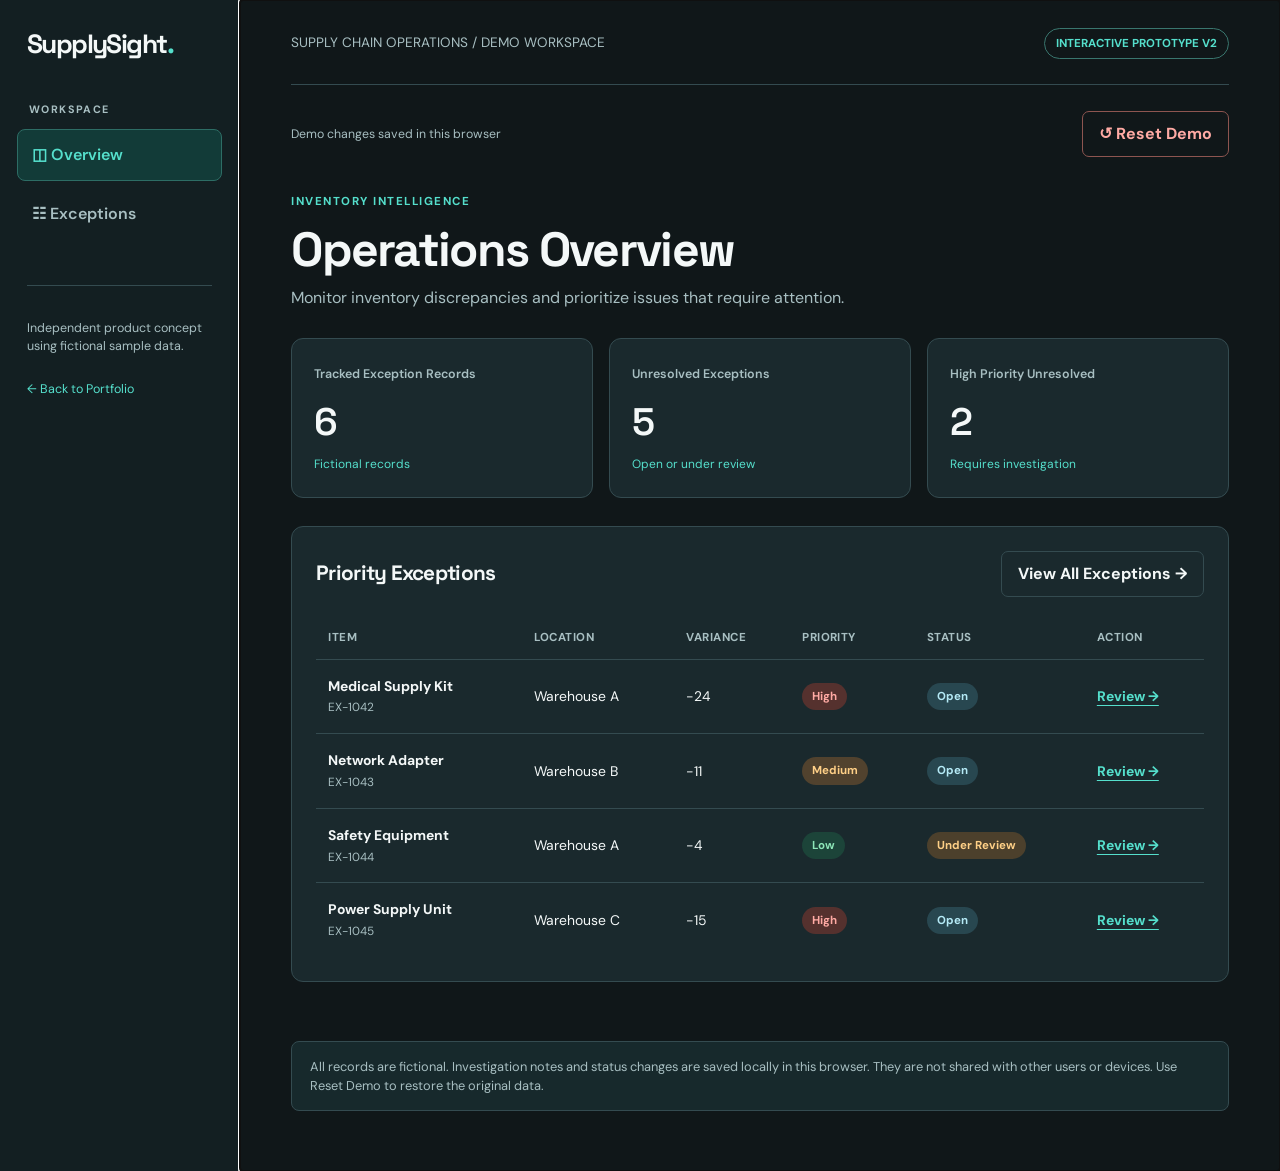
<file: supplysight/index.html>
<!DOCTYPE html>
<html lang="en">
<head>
  <meta charset="UTF-8">
  <meta name="viewport" content="width=device-width, initial-scale=1">
  <meta name="theme-color" content="#101719">
  <meta name="description" content="SupplySight interactive inventory management product concept by Naja Gardner.">
  <title>SupplySight | Interactive Product Prototype</title>

  <link rel="preconnect" href="https://fonts.googleapis.com">
  <link rel="preconnect" href="https://fonts.gstatic.com" crossorigin>
  <link href="https://fonts.googleapis.com/css2?family=DM+Sans:wght@400;500;600;700&family=Space+Grotesk:wght@400;500;600;700&display=swap" rel="stylesheet">

  <style>
    :root {
      --bg: #101719;
      --sidebar: #131f22;
      --panel: #1a292d;
      --panel-alt: #213439;
      --border: #344b50;
      --text: #f4f8f8;
      --muted: #a8bfc2;
      --teal: #55dfcc;
      --teal-dark: #123b38;
      --amber: #ffd087;
      --red: #ffaaa4;
      --green: #8de6b8;
      --font: "DM Sans", sans-serif;
      --heading: "Space Grotesk", sans-serif;
    }

    * { box-sizing: border-box; }

    body {
      margin: 0;
      color: var(--text);
      background: var(--bg);
      font-family: var(--font);
      line-height: 1.5;
    }

    button, input, select, textarea { font: inherit; }
    button { cursor: pointer; }
    a { color: inherit; }

    :is(button, a, input, select, textarea):focus-visible {
      outline: 3px solid var(--teal);
      outline-offset: 3px;
    }

    .skip {
      position: absolute;
      top: -100px;
      left: 16px;
      z-index: 100;
      padding: 12px;
      color: #101719;
      background: var(--teal);
    }

    .skip:focus { top: 12px; }

    .layout {
      min-height: 100vh;
      display: grid;
      grid-template-columns: 240px minmax(0, 1fr);
    }

    .sidebar {
      padding: 27px 17px;
      background: var(--sidebar);
      border-right: 1px solid var(--border);
    }

    .brand {
      margin: 0 10px 40px;
      font: 700 1.65rem var(--heading);
      letter-spacing: -.06em;
    }

    .brand span { color: var(--teal); }

    .nav-label {
      margin: 0 12px 12px;
      color: var(--muted);
      font-size: .67rem;
      font-weight: 700;
      letter-spacing: .13em;
    }

    .nav-btn {
      display: flex;
      width: 100%;
      align-items: center;
      gap: 12px;
      margin-bottom: 7px;
      padding: 13px 14px;
      color: var(--muted);
      background: transparent;
      border: 1px solid transparent;
      border-radius: 8px;
      text-align: left;
      font-weight: 600;
    }

    .nav-btn.active {
      color: var(--teal);
      background: var(--teal-dark);
      border-color: #2d6d65;
    }

    .nav-btn:hover:not(.active) {
      color: white;
      background: var(--panel-alt);
    }

    .sidebar-foot {
      margin: 45px 10px 0;
      padding-top: 20px;
      border-top: 1px solid var(--border);
      color: var(--muted);
      font-size: .78rem;
    }

    .sidebar-foot a {
      display: inline-block;
      margin-top: 12px;
      color: var(--teal);
      text-decoration: none;
    }

    .main {
      min-width: 0;
      padding: 28px clamp(18px, 4vw, 60px) 60px;
    }

    .topbar {
      display: flex;
      justify-content: space-between;
      align-items: center;
      gap: 15px;
      padding-bottom: 25px;
      border-bottom: 1px solid var(--border);
      color: var(--muted);
      font-size: .85rem;
    }

    .concept-tag {
      color: var(--teal);
      border: 1px solid #39766e;
      border-radius: 30px;
      padding: 6px 11px;
      font-size: .72rem;
      font-weight: 700;
    }

    .page-header { margin: 36px 0 26px; }

    .eyebrow {
      color: var(--teal);
      font-size: .72rem;
      font-weight: 700;
      letter-spacing: .13em;
      text-transform: uppercase;
    }

    h1, h2, h3 {
      font-family: var(--heading);
      line-height: 1.15;
      letter-spacing: -.035em;
    }

    h1 {
      margin: 9px 0;
      font-size: clamp(2rem, 4vw, 3rem);
    }

    h2 { font-size: 1.3rem; }
    h3 { font-size: 1.03rem; }
    .subtext, .muted { color: var(--muted); }
    .subtext { max-width: 700px; margin: 0; }

    .stats {
      display: grid;
      grid-template-columns: repeat(3, minmax(0, 1fr));
      gap: 16px;
      margin: 28px 0;
    }

    .card, .stat {
      background: var(--panel);
      border: 1px solid var(--border);
      border-radius: 12px;
    }

    .stat { padding: 22px; }

    .stat-label {
      color: var(--muted);
      font-size: .78rem;
      font-weight: 600;
    }

    .stat-value {
      display: block;
      margin: 12px 0 5px;
      font: 600 clamp(1.8rem, 3vw, 2.5rem) var(--heading);
    }

    .stat-foot {
      color: var(--teal);
      font-size: .75rem;
    }

    .card { padding: 24px; }

    .section-head {
      display: flex;
      align-items: center;
      justify-content: space-between;
      gap: 15px;
      margin-bottom: 20px;
    }

    .section-head h2 { margin: 0; }

    .btn {
      display: inline-flex;
      align-items: center;
      justify-content: center;
      gap: 8px;
      min-height: 42px;
      padding: 10px 16px;
      background: var(--teal);
      color: #082421;
      border: 1px solid var(--teal);
      border-radius: 7px;
      font-weight: 700;
      text-decoration: none;
    }

    .btn:hover { background: #8df3e4; }

    .btn-secondary {
      color: var(--text);
      background: transparent;
      border-color: var(--border);
    }

    .btn-secondary:hover { background: var(--panel-alt); }

    .btn-danger {
      background: transparent;
      color: var(--red);
      border-color: #8d5550;
    }

    .btn-danger:hover { background: #4d2a2a; }

    .btn:disabled {
      opacity: .5;
      cursor: not-allowed;
    }

    .toolbar {
      display: flex;
      gap: 12px;
      flex-wrap: wrap;
      align-items: center;
      justify-content: space-between;
      margin: 26px 0;
    }

    .storage-label {
      color: var(--muted);
      font-size: .77rem;
    }

    .table-wrap {
      width: 100%;
      overflow-x: auto;
    }

    table {
      width: 100%;
      min-width: 660px;
      border-collapse: collapse;
      text-align: left;
    }

    th {
      padding: 12px;
      color: var(--muted);
      border-bottom: 1px solid var(--border);
      font-size: .72rem;
      text-transform: uppercase;
      letter-spacing: .04em;
    }

    td {
      padding: 16px 12px;
      border-bottom: 1px solid var(--border);
      font-size: .87rem;
    }

    tr:last-child td { border-bottom: none; }

    .item-name { font-weight: 700; }

    .item-id {
      display: block;
      margin-top: 3px;
      color: var(--muted);
      font-size: .74rem;
    }

    .status {
      display: inline-block;
      padding: 5px 10px;
      border-radius: 30px;
      font-size: .72rem;
      font-weight: 700;
    }

    .high { background: #55312e; color: var(--red); }
    .medium { background: #51422e; color: var(--amber); }
    .low, .resolved { background: #1c4439; color: var(--green); }
    .open { background: #284750; color: #b5eaf6; }
    .review { background: #4c402c; color: var(--amber); }

    .link-button {
      padding: 7px 0;
      background: transparent;
      border: none;
      color: var(--teal);
      font-weight: 700;
      text-decoration: underline;
      text-underline-offset: 4px;
    }

    .controls {
      display: flex;
      flex-wrap: wrap;
      gap: 12px;
      margin: 25px 0;
    }

    .field {
      display: flex;
      flex-direction: column;
      gap: 7px;
      min-width: 0;
      flex: 1;
    }

    label {
      font-size: .78rem;
      color: var(--muted);
      font-weight: 700;
    }

    input, select, textarea {
      width: 100%;
      min-height: 44px;
      padding: 11px 12px;
      color: var(--text);
      background: #102023;
      border: 1px solid #52676c;
      border-radius: 7px;
    }

    textarea { min-height: 115px; resize: vertical; }

    input::placeholder, textarea::placeholder {
      color: #a4b8bb;
    }

    option { background: var(--bg); color: var(--text); }

    .detail-grid {
      display: grid;
      grid-template-columns: minmax(0, 1.3fr) minmax(0, 1fr);
      gap: 18px;
    }

    .detail-grid .card h2 { margin-top: 0; }

    .detail-list {
      display: grid;
      grid-template-columns: 1fr 1fr;
      gap: 18px;
    }

    .detail-label {
      margin-bottom: 5px;
      color: var(--muted);
      font-size: .76rem;
    }

    .detail-value {
      margin: 0;
      font-size: .97rem;
      font-weight: 700;
      overflow-wrap: anywhere;
    }

    .note-list {
      padding-left: 20px;
      overflow-wrap: anywhere;
    }

    .note-list li {
      margin-bottom: 12px;
      color: var(--muted);
    }

    .note-list p {
      color: var(--text);
      margin: 5px 0 0;
      white-space: pre-wrap;
    }

    .action-group {
      display: flex;
      flex-wrap: wrap;
      gap: 10px;
      margin-top: 17px;
    }

    .notice {
      margin-top: 20px;
      padding: 15px 18px;
      color: var(--muted);
      background: #17292c;
      border: 1px solid var(--border);
      border-radius: 8px;
      font-size: .8rem;
    }

    .feedback {
      min-height: 24px;
      margin-top: 15px;
      color: var(--teal);
      font-weight: 600;
    }

    .back-button { margin-top: 25px; }

    .empty {
      text-align: center;
      padding: 35px;
      color: var(--muted);
    }

    dialog {
      width: min(90%, 450px);
      padding: 28px;
      color: var(--text);
      background: var(--panel);
      border: 1px solid var(--border);
      border-radius: 12px;
    }

    dialog::backdrop {
      background: rgba(0, 0, 0, .75);
    }

    dialog h2 { margin-top: 0; }
    dialog p { color: var(--muted); }

    .dialog-actions {
      display: flex;
      justify-content: flex-end;
      flex-wrap: wrap;
      gap: 10px;
      margin-top: 26px;
    }

    @media (max-width: 950px) {
      .layout { grid-template-columns: 1fr; }

      .sidebar {
        padding: 16px 20px;
        border-right: none;
        border-bottom: 1px solid var(--border);
      }

      .brand { margin: 0 0 15px; }
      .nav-label, .sidebar-foot { display: none; }
      .sidebar nav { display: flex; gap: 8px; }
      .nav-btn { width: auto; margin: 0; }
      .main { padding-top: 20px; }
    }

    @media (max-width: 650px) {
      .stats, .detail-grid { grid-template-columns: 1fr; }
      .detail-list { grid-template-columns: 1fr 1fr; }
      .section-head { align-items: flex-start; }
      .controls { flex-direction: column; }
      .field { width: 100%; }
      .card { padding: 18px; }
      .topbar { flex-wrap: wrap; }
      .nav-btn { font-size: .78rem; padding: 10px; }
    }

    @media (prefers-reduced-motion: reduce) {
      *, *::before, *::after {
        scroll-behavior: auto !important;
        animation: none !important;
        transition: none !important;
      }
    }
  </style>
</head>

<body>
  <a href="#main" class="skip">Skip to main content</a>

  <div class="layout">
    <aside class="sidebar">
      <div class="brand">SupplySight<span>.</span></div>
      <p class="nav-label">WORKSPACE</p>

      <nav aria-label="Product navigation">
        <button type="button" class="nav-btn active"
          id="overviewBtn" aria-current="page">
          ◫ Overview
        </button>
        <button type="button" class="nav-btn" id="exceptionsBtn">
          ☷ Exceptions
        </button>
      </nav>

      <div class="sidebar-foot">
        <p>Independent product concept using fictional sample data.</p>
        <a href="../index.html">← Back to Portfolio</a>
      </div>
    </aside>

    <main id="main" class="main" tabindex="-1">
      <div class="topbar">
        <span>SUPPLY CHAIN OPERATIONS / DEMO WORKSPACE</span>
        <span class="concept-tag">INTERACTIVE PROTOTYPE V2</span>
      </div>

      <div class="toolbar">
        <span class="storage-label" id="storageLabel">
          Checking browser storage...
        </span>
        <button type="button" id="resetBtn"
          class="btn btn-danger">
          ↺ Reset Demo
        </button>
      </div>

      <div id="app"></div>

      <p id="announcement" role="status"
        aria-live="polite" class="feedback"></p>

      <div class="notice" id="storageNotice">
        SupplySight uses fictional records for demonstration only.
      </div>
    </main>
  </div>

  <dialog id="resetDialog" aria-labelledby="resetTitle">
    <h2 id="resetTitle">Reset SupplySight?</h2>
    <p>
      This will restore all original fictional records,
      remove your saved investigation notes, and reset
      every issue status.
    </p>
    <div class="dialog-actions">
      <button type="button" class="btn btn-secondary"
        id="cancelResetBtn">Cancel</button>
      <button type="button" class="btn btn-danger"
        id="confirmResetBtn">Yes, Reset Demo</button>
    </div>
  </dialog>

  <script>
    "use strict";

    const STORAGE_KEY = "supplysight-demo-v2";

    // Fictional sample data.
    const initialRecords = [
      {
        id: "EX-1042", item: "Medical Supply Kit",
        sku: "MED-204", location: "Warehouse A",
        expected: 120, actual: 96,
        priority: "High", status: "Open", notes: []
      },
      {
        id: "EX-1043", item: "Network Adapter",
        sku: "NET-118", location: "Warehouse B",
        expected: 250, actual: 239,
        priority: "Medium", status: "Open", notes: []
      },
      {
        id: "EX-1044", item: "Safety Equipment",
        sku: "SAF-310", location: "Warehouse A",
        expected: 85, actual: 81,
        priority: "Low", status: "Under Review", notes: []
      },
      {
        id: "EX-1045", item: "Power Supply Unit",
        sku: "PWR-502", location: "Warehouse C",
        expected: 75, actual: 60,
        priority: "High", status: "Open", notes: []
      },
      {
        id: "EX-1046", item: "Storage Module",
        sku: "STO-113", location: "Warehouse B",
        expected: 340, actual: 320,
        priority: "Medium", status: "Resolved",
        notes: ["Sample record: reconciliation completed."]
      },
      {
        id: "EX-1047", item: "Protective Gloves",
        sku: "SAF-424", location: "Warehouse C",
        expected: 500, actual: 470,
        priority: "Medium", status: "Under Review",
        notes: []
      }
    ];

    const app = document.getElementById("app");
    const announcement = document.getElementById("announcement");
    const overviewBtn = document.getElementById("overviewBtn");
    const exceptionsBtn = document.getElementById("exceptionsBtn");
    const storageLabel = document.getElementById("storageLabel");
    const storageNotice = document.getElementById("storageNotice");
    const resetDialog = document.getElementById("resetDialog");

    let records = [];
    let currentView = "overview";
    let selectedId = null;
    let searchTerm = "";
    let priorityFilter = "All";
    let statusFilter = "All";
    let persistenceAvailable = false;

    function cloneInitialRecords() {
      return JSON.parse(JSON.stringify(initialRecords));
    }

    function checkStorage() {
      try {
        const testKey = STORAGE_KEY + "-test";
        localStorage.setItem(testKey, "ok");
        localStorage.removeItem(testKey);
        return true;
      } catch {
        return false;
      }
    }

    function validSavedRecords(data) {
      if (!Array.isArray(data) ||
          data.length !== initialRecords.length) {
        return false;
      }

      return initialRecords.every(original => {
        const item = data.find(r => r && r.id === original.id);

        return item &&
          item.item === original.item &&
          item.sku === original.sku &&
          item.location === original.location &&
          item.expected === original.expected &&
          item.actual === original.actual &&
          item.priority === original.priority &&
          ["Open", "Under Review", "Resolved"].includes(item.status) &&
          Array.isArray(item.notes) &&
          item.notes.every(note => typeof note === "string");
      });
    }

    function loadRecords() {
      persistenceAvailable = checkStorage();

      if (persistenceAvailable) {
        try {
          const saved = localStorage.getItem(STORAGE_KEY);

          if (saved) {
            const parsed = JSON.parse(saved);

            if (validSavedRecords(parsed)) {
              records = initialRecords.map(original =>
                parsed.find(r => r.id === original.id)
              );
              return;
            }
          }
        } catch {
          // Fall back to original sample records.
        }
      }

      records = cloneInitialRecords();
    }

    function updateStorageMessage() {
      if (persistenceAvailable) {
        storageLabel.textContent =
          "Demo changes saved in this browser";

        storageNotice.textContent =
          "All records are fictional. Investigation notes and " +
          "status changes are saved locally in this browser. " +
          "They are not shared with other users or devices. " +
          "Use Reset Demo to restore the original data.";
      } else {
        storageLabel.textContent =
          "Temporary session only";

        storageNotice.textContent =
          "Browser storage is unavailable. Changes may be lost " +
          "when this page is refreshed. For full functionality, " +
          "open the project through a local web server or " +
          "GitHub Pages in a browser that allows local storage.";
      }
    }

    function saveRecords() {
      if (!persistenceAvailable) return;

      try {
        localStorage.setItem(STORAGE_KEY, JSON.stringify(records));
      } catch {
        persistenceAvailable = false;
        updateStorageMessage();
        setAnnouncement(
          "Your changes were made for this session, " +
          "but browser storage is unavailable."
        );
      }
    }

    function resetRecords() {
      records = cloneInitialRecords();

      if (persistenceAvailable) {
        try {
          localStorage.removeItem(STORAGE_KEY);
        } catch {
          persistenceAvailable = false;
        }
      }

      searchTerm = "";
      priorityFilter = "All";
      statusFilter = "All";

      resetDialog.close();
      updateStorageMessage();
      navigate("overview");
      setAnnouncement("Demo reset. Original sample records restored.");
    }

    function setAnnouncement(message) {
      announcement.textContent = message;
    }

    function escapeHtml(value) {
      return String(value).replace(/[&<>"']/g, ch => ({
        "&": "&amp;",
        "<": "&lt;",
        ">": "&gt;",
        '"': "&quot;",
        "'": "&#39;"
      })[ch]);
    }

    function badge(label) {
      const classes = {
        High: "high", Medium: "medium", Low: "low",
        Open: "open", "Under Review": "review",
        Resolved: "resolved"
      };

      return `<span class="status ${classes[label] || ""}">
        ${escapeHtml(label)}
      </span>`;
    }

    function discrepancy(record) {
      return record.actual - record.expected;
    }

    function getCounts() {
      return {
        open: records.filter(r => r.status !== "Resolved").length,
        high: records.filter(
          r => r.priority === "High" &&
            r.status !== "Resolved"
        ).length,
        resolved: records.filter(
          r => r.status === "Resolved"
        ).length
      };
    }

    function tableRows(items) {
      if (!items.length) {
        return `<tr><td colspan="6" class="empty">
          No matching exceptions found.
        </td></tr>`;
      }

      return items.map(record => `
        <tr>
          <td>
            <span class="item-name">${escapeHtml(record.item)}</span>
            <span class="item-id">${escapeHtml(record.id)}</span>
          </td>
          <td>${escapeHtml(record.location)}</td>
          <td>${discrepancy(record)}</td>
          <td>${badge(record.priority)}</td>
          <td>${badge(record.status)}</td>
          <td>
            <button class="link-button" type="button"
              data-open="${escapeHtml(record.id)}"
              aria-label="Review ${escapeHtml(record.id)}">
              Review →
            </button>
          </td>
        </tr>
      `).join("");
    }

    function makeTable(items) {
      return `
        <div class="table-wrap">
          <table>
            <thead>
              <tr>
                <th scope="col">Item</th>
                <th scope="col">Location</th>
                <th scope="col">Variance</th>
                <th scope="col">Priority</th>
                <th scope="col">Status</th>
                <th scope="col">Action</th>
              </tr>
            </thead>
            <tbody>${tableRows(items)}</tbody>
          </table>
        </div>
      `;
    }

    function renderOverview() {
      const counts = getCounts();

      app.innerHTML = `
        <header class="page-header">
          <p class="eyebrow">Inventory Intelligence</p>
          <h1>Operations Overview</h1>
          <p class="subtext">
            Monitor inventory discrepancies and prioritize
            issues that require attention.
          </p>
        </header>

        <section class="stats" aria-label="Exception summary">
          <div class="stat">
            <span class="stat-label">
              Tracked Exception Records
            </span>
            <strong class="stat-value">${records.length}</strong>
            <span class="stat-foot">Fictional records</span>
          </div>
          <div class="stat">
            <span class="stat-label">
              Unresolved Exceptions
            </span>
            <strong class="stat-value">${counts.open}</strong>
            <span class="stat-foot">Open or under review</span>
          </div>
          <div class="stat">
            <span class="stat-label">
              High Priority Unresolved
            </span>
            <strong class="stat-value">${counts.high}</strong>
            <span class="stat-foot">Requires investigation</span>
          </div>
        </section>

        <section class="card" aria-labelledby="priorityHeading">
          <div class="section-head">
            <h2 id="priorityHeading">Priority Exceptions</h2>
            <button class="btn btn-secondary"
              id="viewAllBtn" type="button">
              View All Exceptions →
            </button>
          </div>
          ${makeTable(
            records.filter(r => r.status !== "Resolved")
              .slice(0, 4)
          )}
        </section>
      `;
    }

    function renderExceptions() {
      app.innerHTML = `
        <header class="page-header">
          <p class="eyebrow">Exception Management</p>
          <h1>Inventory Exceptions</h1>
          <p class="subtext">
            Search, prioritize, and investigate discrepancies.
          </p>
        </header>

        <div class="controls">
          <div class="field" style="flex:2">
            <label for="searchInput">Search records</label>
            <input id="searchInput" type="search"
              placeholder="Search item, SKU, or exception ID"
              value="${escapeHtml(searchTerm)}">
          </div>

          <div class="field">
            <label for="prioritySelect">Priority</label>
            <select id="prioritySelect">
              <option>All</option>
              <option>High</option>
              <option>Medium</option>
              <option>Low</option>
            </select>
          </div>

          <div class="field">
            <label for="statusSelect">Status</label>
            <select id="statusSelect">
              <option>All</option>
              <option>Open</option>
              <option>Under Review</option>
              <option>Resolved</option>
            </select>
          </div>
        </div>

        <section class="card" aria-labelledby="recordsHeading">
          <div class="section-head">
            <h2 id="recordsHeading">Exception Records</h2>
            <span class="muted" id="resultCount"></span>
          </div>
          <div id="recordsTable"></div>
        </section>
      `;

      document.getElementById("prioritySelect").value =
        priorityFilter;
      document.getElementById("statusSelect").value =
        statusFilter;

      updateFilteredTable();
    }

    function getFilteredRecords() {
      return records.filter(record => {
        const text = (
          record.item + " " + record.sku + " " + record.id
        ).toLowerCase();

        return text.includes(searchTerm.toLowerCase()) &&
          (priorityFilter === "All" ||
            record.priority === priorityFilter) &&
          (statusFilter === "All" ||
            record.status === statusFilter);
      });
    }

    function updateFilteredTable() {
      const filtered = getFilteredRecords();
      const table = document.getElementById("recordsTable");

      if (!table) return;

      table.innerHTML = makeTable(filtered);
      document.getElementById("resultCount").textContent =
        `${filtered.length} of ${records.length} records`;
    }

    function renderHistory(record) {
      const history = document.getElementById("historyList");

      if (!record.notes.length) {
        history.innerHTML =
          `<p class="muted">No actions documented yet.</p>`;
        return;
      }

      const list = document.createElement("ol");
      list.className = "note-list";

      record.notes.forEach((note, index) => {
        const li = document.createElement("li");
        const heading = document.createElement("strong");
        const p = document.createElement("p");

        heading.textContent = `Entry ${index + 1}`;
        p.textContent = note;

        li.append(heading, p);
        list.appendChild(li);
      });

      history.replaceChildren(list);
    }

    function renderDetail() {
      const record = records.find(r => r.id === selectedId);

      if (!record) {
        navigate("exceptions");
        return;
      }

      const isResolved = record.status === "Resolved";

      app.innerHTML = `
        <button class="link-button back-button"
          type="button" id="backBtn">
          ← Back to Exceptions
        </button>

        <header class="page-header">
          <p class="eyebrow">Issue Resolution Workspace</p>
          <h1>${escapeHtml(record.id)}</h1>
          <p class="subtext">
            Review inventory discrepancy details,
            document actions, and update issue status.
          </p>
        </header>

        <div class="detail-grid">
          <section class="card" aria-labelledby="detailHeading">
            <h2 id="detailHeading">Discrepancy Details</h2>

            <div class="detail-list">
              <div>
                <p class="detail-label">Item</p>
                <p class="detail-value">
                  ${escapeHtml(record.item)}
                </p>
              </div>
              <div>
                <p class="detail-label">SKU</p>
                <p class="detail-value">
                  ${escapeHtml(record.sku)}
                </p>
              </div>
              <div>
                <p class="detail-label">Location</p>
                <p class="detail-value">
                  ${escapeHtml(record.location)}
                </p>
              </div>
              <div>
                <p class="detail-label">Priority</p>
                ${badge(record.priority)}
              </div>
              <div>
                <p class="detail-label">Expected Quantity</p>
                <p class="detail-value">${record.expected}</p>
              </div>
              <div>
                <p class="detail-label">Actual Quantity</p>
                <p class="detail-value">${record.actual}</p>
              </div>
              <div>
                <p class="detail-label">Variance</p>
                <p class="detail-value">
                  ${discrepancy(record)}
                </p>
              </div>
              <div>
                <p class="detail-label">Current Status</p>
                ${badge(record.status)}
              </div>
            </div>
          </section>

          <section class="card" aria-labelledby="actionHeading">
            <h2 id="actionHeading">
              Investigation & Resolution
            </h2>

            <div class="field">
              <label for="noteInput">Investigation note</label>
              <textarea id="noteInput"
                placeholder="Describe findings or corrective actions..."
                ${isResolved ? "disabled" : ""}></textarea>
            </div>

            <div class="action-group">
              <button class="btn btn-secondary"
                type="button" id="saveNoteBtn"
                ${isResolved ? "disabled" : ""}>
                Save Note
              </button>

              <button class="btn btn-secondary"
                type="button" id="reviewBtn"
                ${isResolved ? "disabled" : ""}>
                Mark Under Review
              </button>

              <button class="btn" type="button"
                id="resolveBtn"
                ${isResolved ? "disabled" : ""}>
                Mark Resolved ✓
              </button>
            </div>

            <p class="muted" style="font-size:.78rem">
              A documented action is required before
              resolving an issue.
            </p>
          </section>
        </div>

        <section class="card" style="margin-top:18px"
          aria-labelledby="historyHeading">
          <h2 id="historyHeading">
            Investigation History
          </h2>
          <div id="historyList"></div>
        </section>
      `;

      renderHistory(record);
    }

    function navigate(view, id = null) {
      currentView = view;
      selectedId = id;

      const isOverview = view === "overview";

      overviewBtn.classList.toggle("active", isOverview);
      exceptionsBtn.classList.toggle("active", !isOverview);

      if (isOverview) {
        overviewBtn.setAttribute("aria-current", "page");
        exceptionsBtn.removeAttribute("aria-current");
        renderOverview();
      } else {
        exceptionsBtn.setAttribute("aria-current", "page");
        overviewBtn.removeAttribute("aria-current");

        if (view === "detail") renderDetail();
        else renderExceptions();
      }

      document.querySelector("main").focus();
    }

    overviewBtn.addEventListener("click", () => {
      navigate("overview");
      setAnnouncement("");
    });

    exceptionsBtn.addEventListener("click", () => {
      navigate("exceptions");
      setAnnouncement("");
    });

    app.addEventListener("click", event => {
      const button = event.target.closest("button");
      if (!button) return;

      if (button.id === "viewAllBtn" ||
          button.id === "backBtn") {
        navigate("exceptions");
        setAnnouncement("");
        return;
      }

      if (button.dataset.open) {
        navigate("detail", button.dataset.open);
        setAnnouncement("");
        return;
      }

      const record = records.find(r => r.id === selectedId);
      if (!record || record.status === "Resolved") return;

      if (button.id === "saveNoteBtn") {
        const input = document.getElementById("noteInput");
        const note = input.value.trim();

        if (!note) {
          setAnnouncement(
            "Enter an investigation note before saving."
          );
          input.focus();
          return;
        }

        record.notes.push(note);
        saveRecords();

        input.value = "";
        renderHistory(record);

        setAnnouncement(
          "Investigation note saved" +
          (persistenceAvailable ?
            " in this browser." : " for this session.")
        );
      }

      if (button.id === "reviewBtn") {
        const input = document.getElementById("noteInput");

        if (input && input.value.trim()) {
          setAnnouncement(
            "Save your investigation note before changing status."
          );
          input.focus();
          return;
        }

        record.status = "Under Review";
        saveRecords();
        renderDetail();

        setAnnouncement(
          "Issue status updated to Under Review."
        );
      }

      if (button.id === "resolveBtn") {
        const input = document.getElementById("noteInput");
        const pendingNote = input.value.trim();

        if (!pendingNote && record.notes.length === 0) {
          setAnnouncement(
            "Document an investigation action before resolving."
          );
          input.focus();
          return;
        }

        if (pendingNote) {
          record.notes.push(pendingNote);
        }

        record.status = "Resolved";
        saveRecords();
        renderDetail();

        setAnnouncement("Issue marked as resolved.");
      }
    });

    app.addEventListener("input", event => {
      if (event.target.id === "searchInput") {
        searchTerm = event.target.value;
        updateFilteredTable();
      }
    });

    app.addEventListener("change", event => {
      if (event.target.id === "prioritySelect") {
        priorityFilter = event.target.value;
        updateFilteredTable();
      }

      if (event.target.id === "statusSelect") {
        statusFilter = event.target.value;
        updateFilteredTable();
      }
    });

    document.getElementById("resetBtn")
      .addEventListener("click", () => resetDialog.showModal());

    document.getElementById("cancelResetBtn")
      .addEventListener("click", () => resetDialog.close());

    document.getElementById("confirmResetBtn")
      .addEventListener("click", resetRecords);

    loadRecords();
    updateStorageMessage();
    navigate("overview");
  </script>
</body>
</html>
</file>
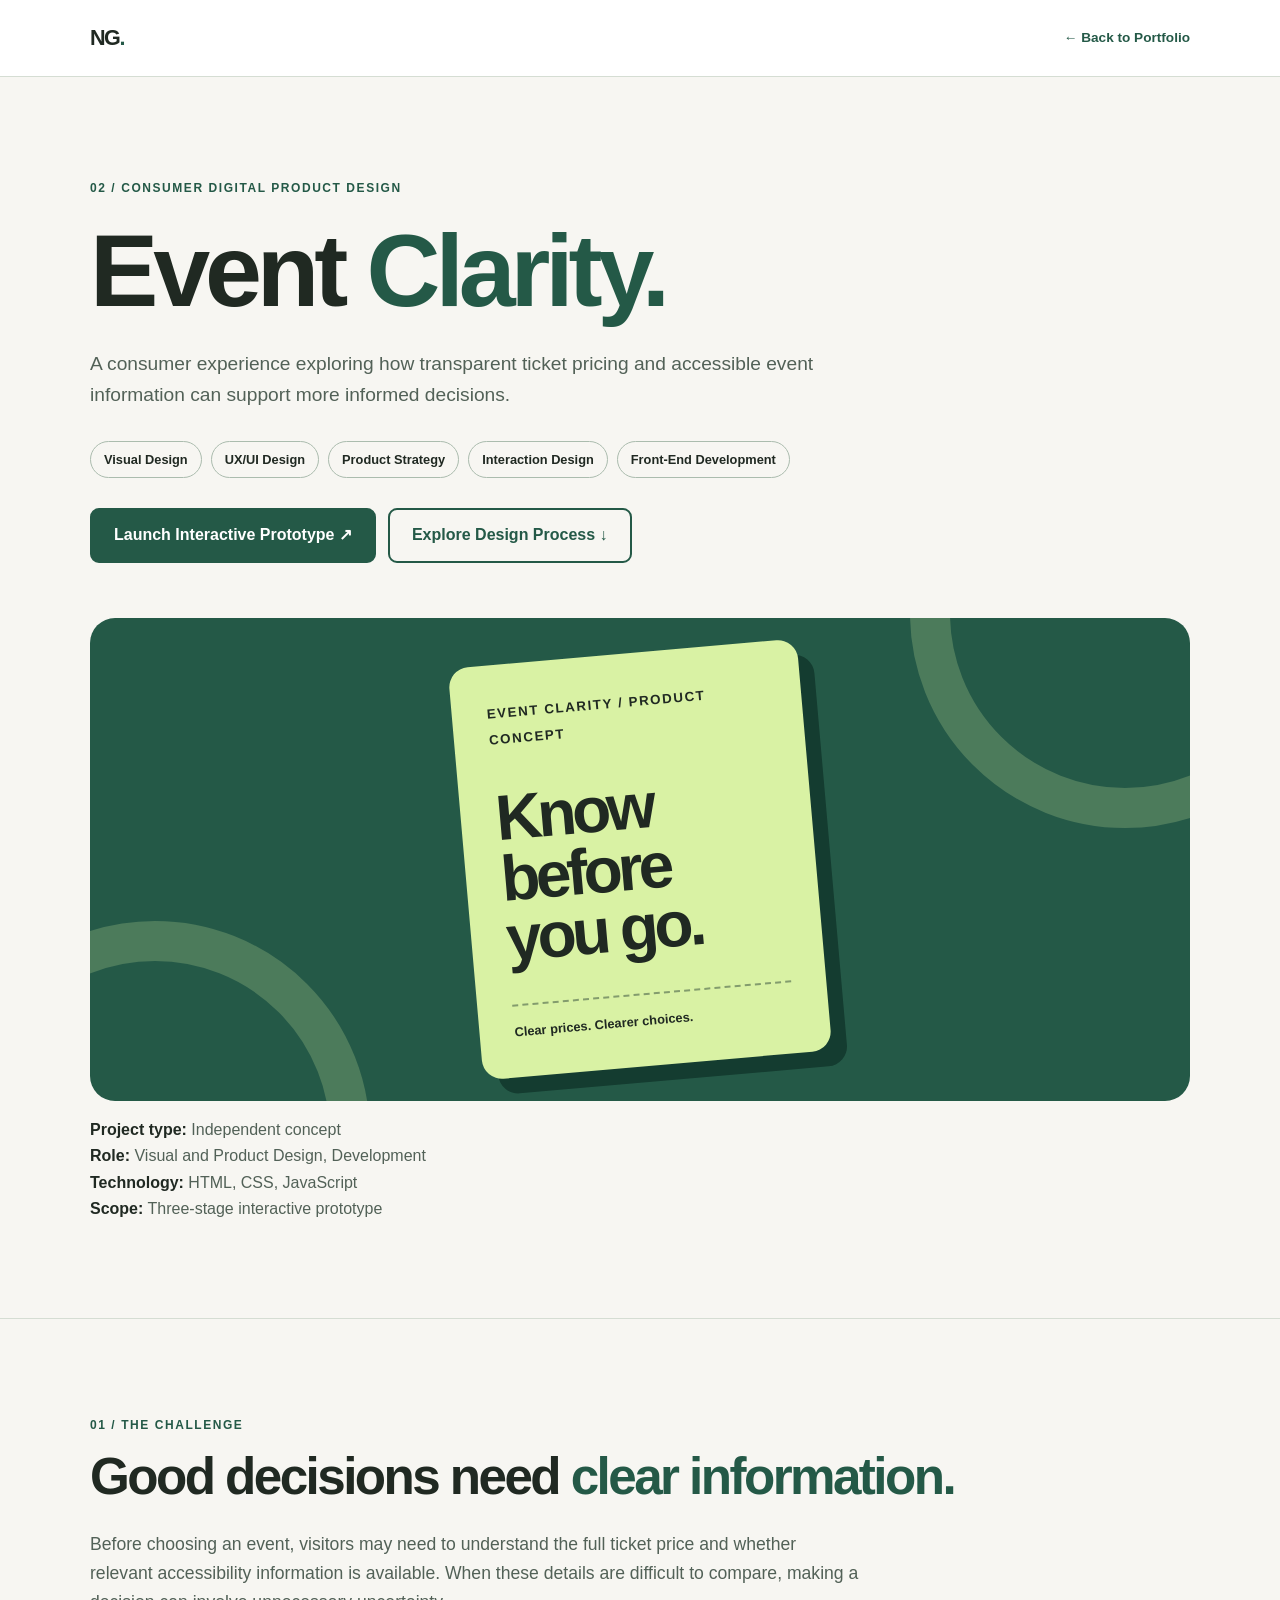
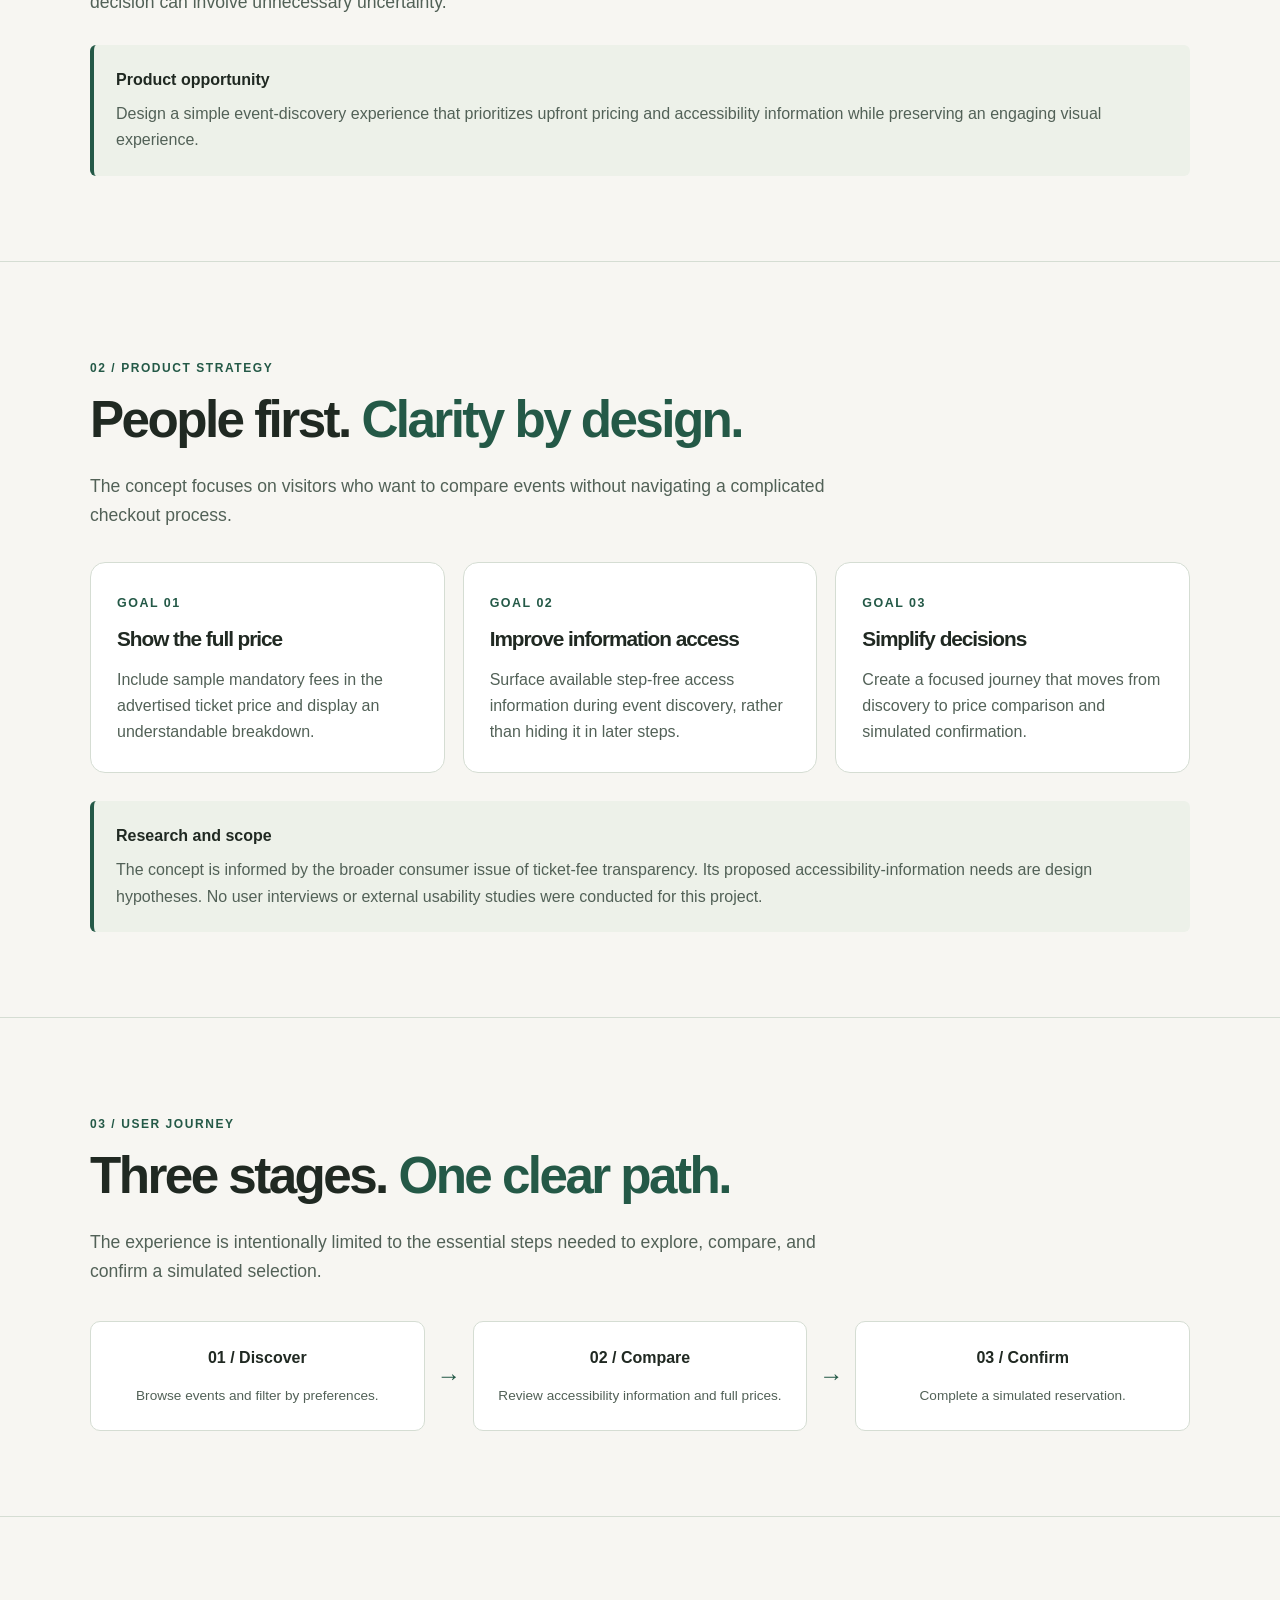
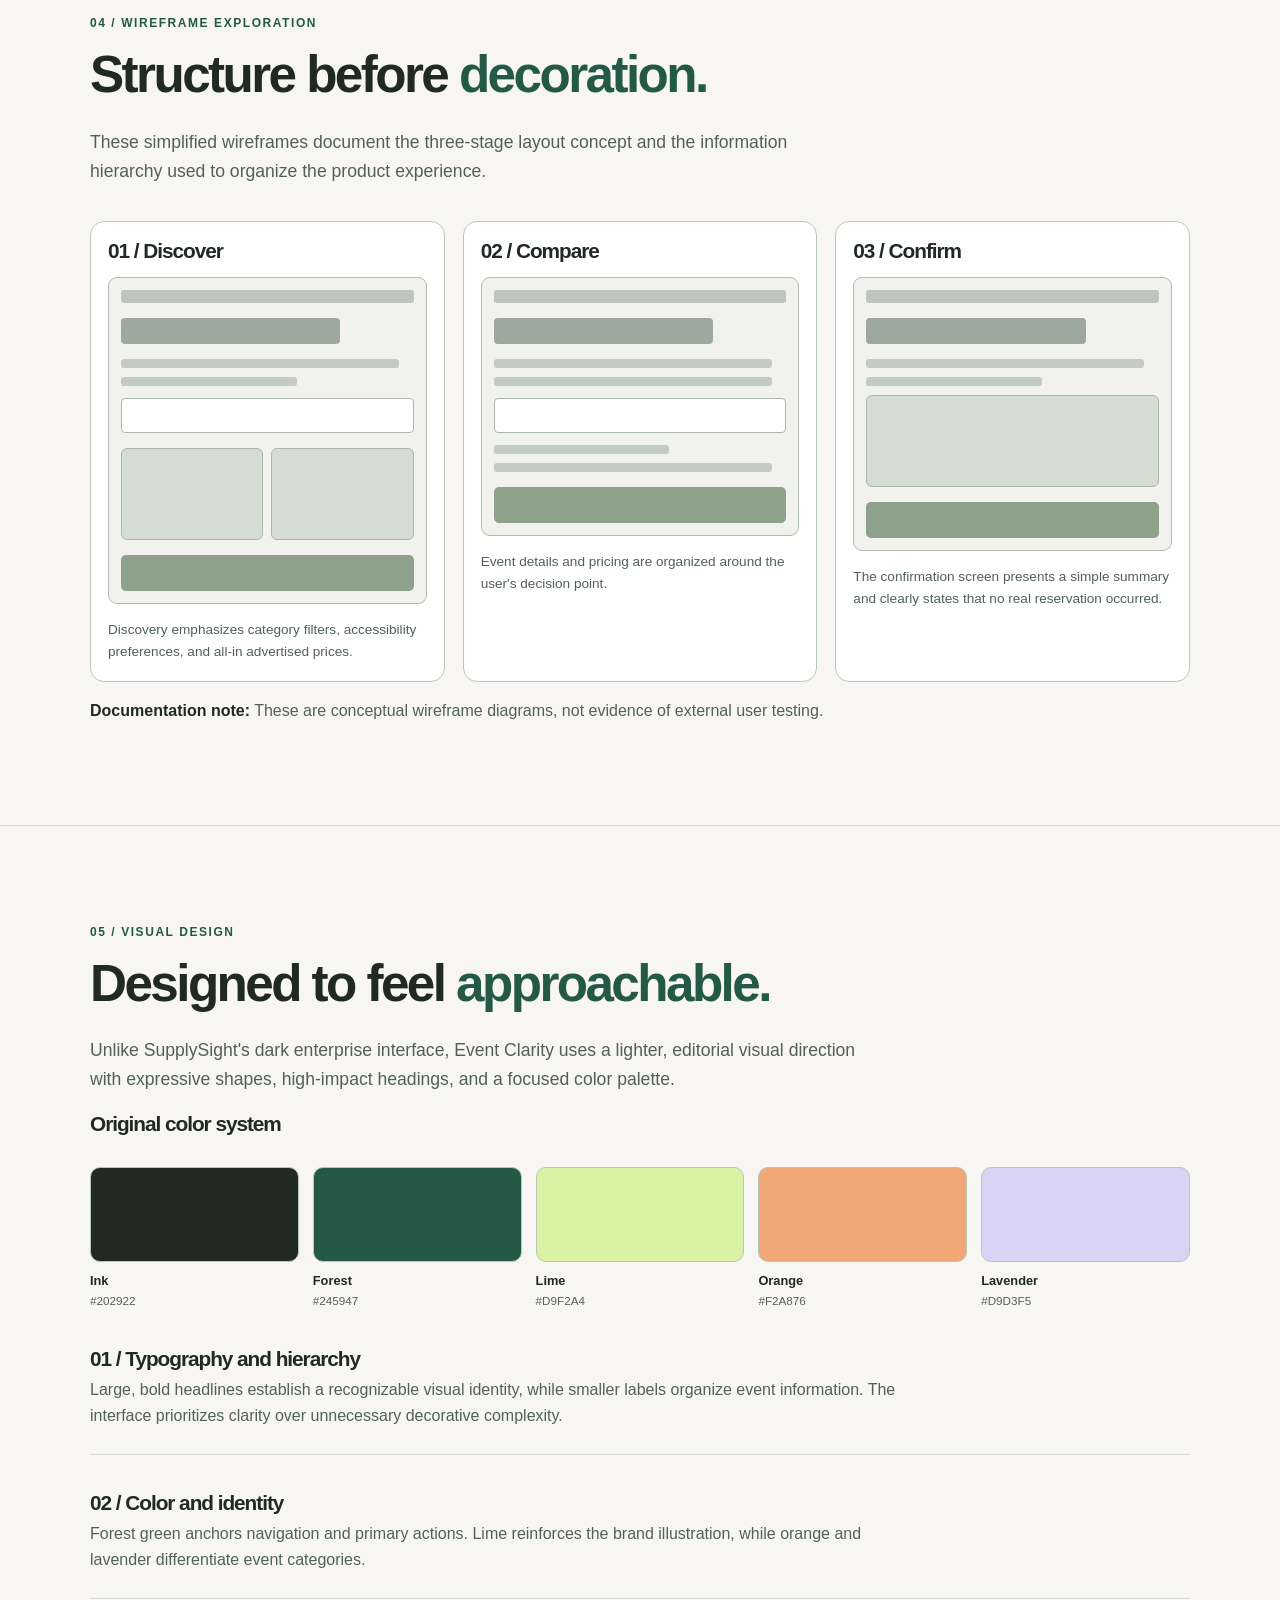
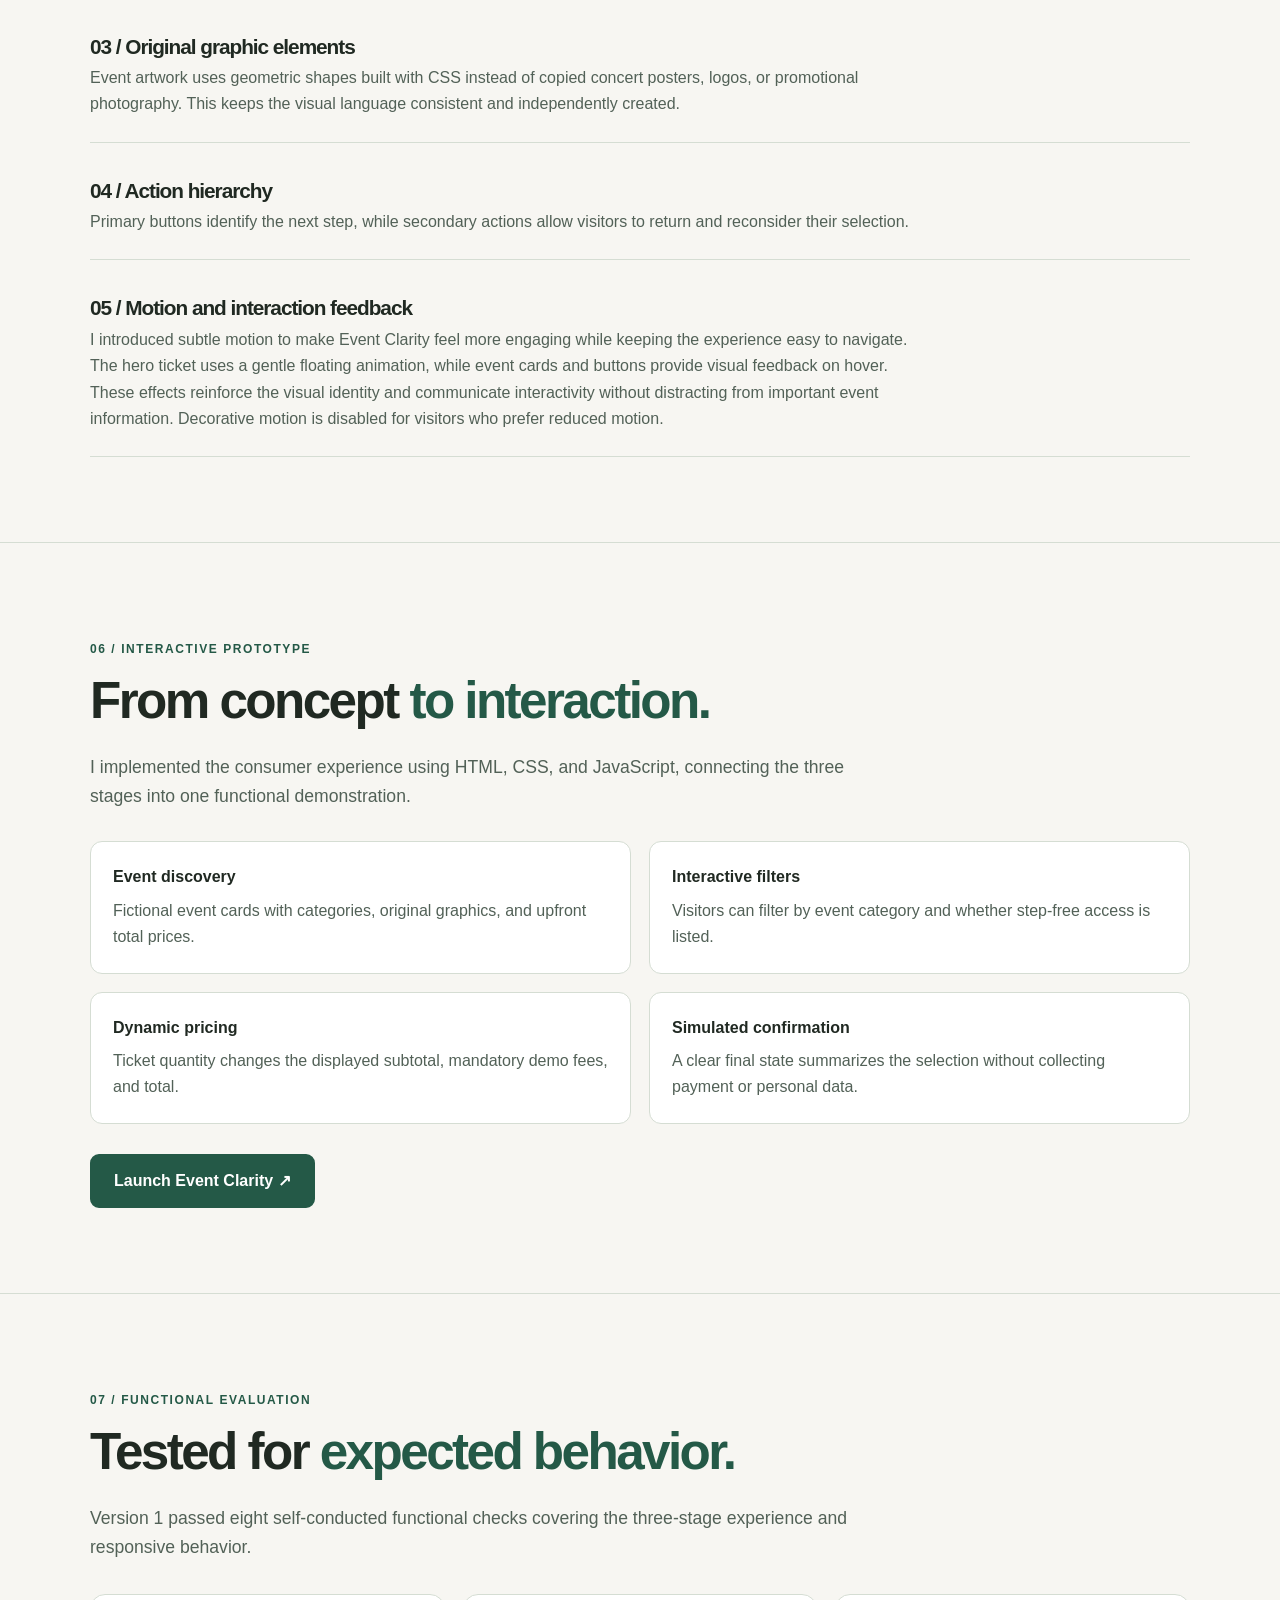
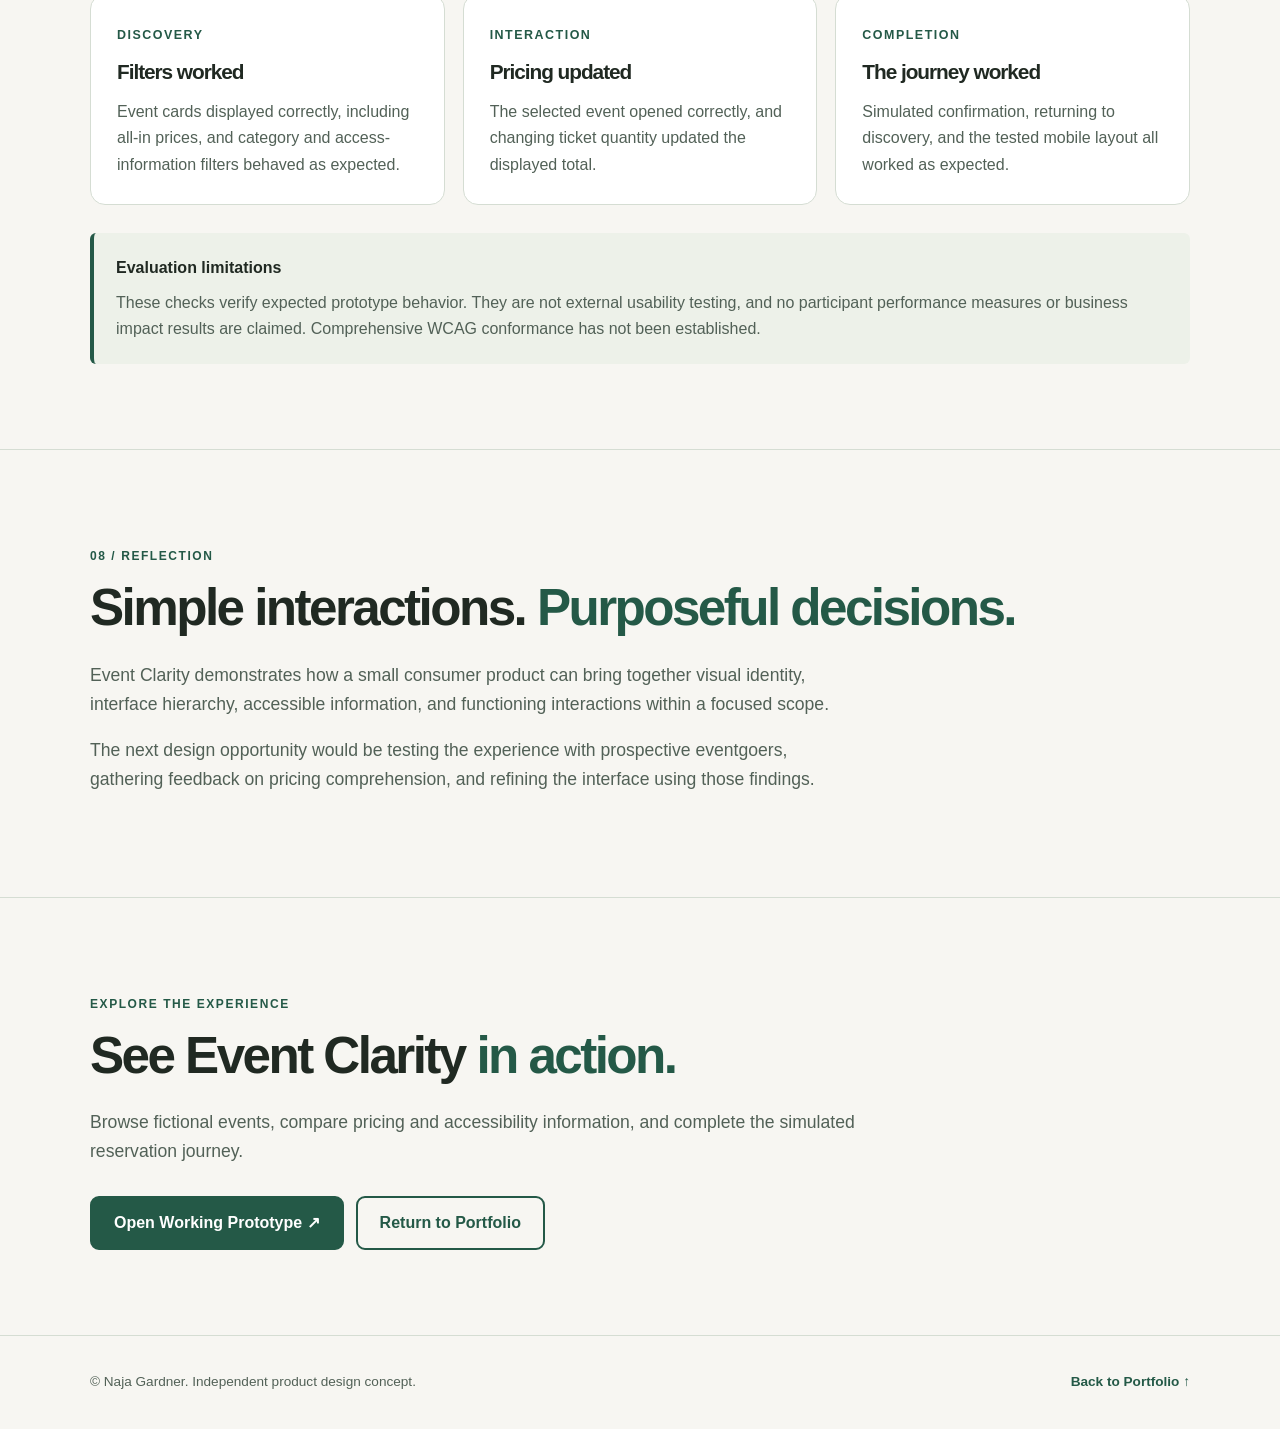
<file: event-clarity/case-study.html>
<!DOCTYPE html>
<html lang="en">
<head>
  <meta charset="UTF-8">
  <meta name="viewport" content="width=device-width, initial-scale=1">

  <meta name="description"
    content="Event Clarity is an independent consumer digital product design case study exploring clear ticket pricing and event accessibility information.">

  <title>Event Clarity Case Study | Naja Gardner</title>

  <style>
    :root {
      --cream: #f7f6f2;
      --white: #ffffff;
      --ink: #202922;
      --forest: #245947;
      --lime: #d9f2a4;
      --muted: #526157;
      --line: #d5ddd3;
      --soft: #edf1e9;
      --orange: #f2a876;
      --lavender: #d9d3f5;
    }

    * { box-sizing: border-box; }

    html {
      scroll-behavior: smooth;
      scroll-padding-top: 85px;
    }

    body {
      margin: 0;
      background: var(--cream);
      color: var(--ink);
      font-family: Arial, Helvetica, sans-serif;
      line-height: 1.65;
    }

    a { color: inherit; }

    :focus-visible {
      outline: 3px solid #a54b18;
      outline-offset: 4px;
    }

    .container {
      width: min(90%, 1100px);
      margin-inline: auto;
    }

    h1, h2, h3 {
      line-height: 1.12;
      letter-spacing: -.05em;
    }

    h1 {
      font-size: clamp(3.4rem, 8vw, 6.8rem);
      margin: 15px 0;
    }

    h2 {
      font-size: clamp(2rem, 4vw, 3.4rem);
      margin: 10px 0 24px;
    }

    h3 {
      font-size: 1.3rem;
      margin: 12px 0;
    }

    p { color: var(--muted); }

    strong { color: var(--ink); }

    .eyebrow {
      font-size: .75rem;
      font-weight: 800;
      letter-spacing: .13em;
      text-transform: uppercase;
      color: var(--forest);
    }

    .accent { color: var(--forest); }

    .section {
      padding: 85px 0;
      border-top: 1px solid var(--line);
    }

    .intro {
      max-width: 770px;
      font-size: 1.1rem;
    }

    .skip {
      position: fixed;
      top: -100px;
      left: 12px;
      z-index: 99;
      background: var(--lime);
      padding: 12px;
    }

    .skip:focus { top: 12px; }

    /* NAVIGATION */

    .header {
      background: var(--white);
      border-bottom: 1px solid var(--line);
    }

    .nav {
      min-height: 76px;
      display: flex;
      justify-content: space-between;
      align-items: center;
      gap: 20px;
    }

    .brand {
      font-size: 1.35rem;
      font-weight: 900;
      letter-spacing: -.07em;
      text-decoration: none;
    }

    .brand span { color: var(--forest); }

    .back {
      color: var(--forest);
      font-size: .85rem;
      font-weight: 700;
      text-decoration: none;
    }

    .back:hover { text-decoration: underline; }

    /* BUTTONS */

    .button {
      display: inline-flex;
      align-items: center;
      justify-content: center;
      gap: 10px;
      min-height: 48px;
      padding: 12px 22px;
      color: white;
      background: var(--forest);
      border: 2px solid var(--forest);
      border-radius: 9px;
      font-weight: 700;
      text-decoration: none;
    }

    .button:hover {
      background: #143c30;
    }

    .button.secondary {
      background: transparent;
      color: var(--forest);
    }

    .button.secondary:hover {
      background: var(--soft);
    }

    .actions {
      display: flex;
      flex-wrap: wrap;
      gap: 12px;
      margin-top: 30px;
    }

    /* HERO */

    .hero {
      padding: 90px 0 80px;
    }

    .hero-description {
      max-width: 730px;
      font-size: 1.2rem;
    }

    .tags {
      display: flex;
      flex-wrap: wrap;
      gap: 9px;
      margin: 30px 0;
    }

    .tag {
      border: 1px solid #abbcae;
      border-radius: 30px;
      padding: 7px 13px;
      font-size: .8rem;
      font-weight: 700;
    }

    .hero-visual {
      position: relative;
      display: flex;
      align-items: center;
      justify-content: center;
      min-height: 350px;
      padding: 35px;
      margin-top: 55px;
      overflow: hidden;
      background: var(--forest);
      border-radius: 25px;
    }

    .hero-visual::before,
    .hero-visual::after {
      content: "";
      position: absolute;
      width: 350px;
      height: 350px;
      border: 40px solid var(--lime);
      border-radius: 50%;
      opacity: .22;
    }

    .hero-visual::before {
      right: -150px;
      top: -220px;
    }

    .hero-visual::after {
      left: -150px;
      bottom: -250px;
    }

    .ticket-art {
      position: relative;
      z-index: 1;
      width: min(100%, 350px);
      padding: 35px;
      border-radius: 20px;
      background: var(--lime);
      transform: rotate(-5deg);
      box-shadow: 15px 16px 0 #143c30;
    }

    .ticket-art small {
      font-weight: 800;
      letter-spacing: .12em;
      text-transform: uppercase;
    }

    .ticket-art strong {
      display: block;
      margin: 35px 0;
      font-size: clamp(2.6rem, 5vw, 4rem);
      font-weight: 900;
      line-height: .95;
      letter-spacing: -.07em;
    }

    .ticket-art footer {
      border-top: 2px dashed #839c6d;
      padding-top: 15px;
      font-size: .8rem;
      font-weight: 700;
    }

    /* CARDS */

    .grid-three {
      display: grid;
      grid-template-columns: repeat(3, minmax(0, 1fr));
      gap: 18px;
      margin-top: 32px;
    }

    .card {
      background: var(--white);
      border: 1px solid var(--line);
      border-radius: 15px;
      padding: 26px;
    }

    .card-number {
      font-size: .78rem;
      font-weight: 800;
      color: var(--forest);
      letter-spacing: .12em;
    }

    .card p { margin-bottom: 0; }

    .note {
      background: var(--soft);
      border-left: 4px solid var(--forest);
      padding: 22px;
      margin-top: 28px;
      border-radius: 6px;
    }

    .note p { margin: 8px 0 0; }

    /* WIREFRAMES */

    .wireframes {
      display: grid;
      grid-template-columns: repeat(3, minmax(0, 1fr));
      gap: 18px;
      margin-top: 35px;
    }

    .wireframe {
      padding: 17px;
      border-radius: 14px;
      border: 1px solid #b8c8b8;
      background: white;
    }

    .wireframe h3 {
      margin: 0 0 15px;
    }

    .wire-browser {
      padding: 12px;
      background: #f1f2ee;
      border: 1px solid #b3bab1;
      border-radius: 9px;
    }

    .wire-bar {
      height: 13px;
      width: 100%;
      border-radius: 3px;
      background: #bdc6bc;
      margin-bottom: 12px;
    }

    .wire-heading {
      height: 26px;
      width: 75%;
      border-radius: 4px;
      background: #9ea99e;
      margin: 15px 0;
    }

    .wire-text {
      height: 9px;
      width: 95%;
      border-radius: 3px;
      background: #c4cbc2;
      margin: 9px 0;
    }

    .wire-text.short { width: 60%; }

    .wire-control {
      height: 35px;
      border: 1px solid #adb7ac;
      background: white;
      border-radius: 4px;
      margin: 12px 0;
    }

    .wire-cards {
      display: grid;
      grid-template-columns: repeat(2, 1fr);
      gap: 8px;
      margin: 15px 0;
    }

    .wire-card {
      height: 92px;
      background: #d5dcd2;
      border: 1px solid #aab7aa;
      border-radius: 6px;
    }

    .wire-button {
      height: 36px;
      background: #8da18b;
      border-radius: 5px;
      margin-top: 15px;
    }

    .wire-caption {
      font-size: .85rem;
      margin: 15px 0 0;
    }

    /* FLOW */

    .flow {
      display: grid;
      grid-template-columns: 1fr auto 1fr auto 1fr;
      align-items: center;
      gap: 12px;
      margin-top: 35px;
    }

    .flow-step {
      padding: 23px 18px;
      border: 1px solid var(--line);
      background: var(--white);
      border-radius: 10px;
      text-align: center;
    }

    .flow-step strong {
      display: block;
      font-size: 1rem;
    }

    .flow-step p {
      font-size: .85rem;
      margin-bottom: 0;
    }

    .flow-arrow {
      font-size: 1.5rem;
      color: var(--forest);
    }

    /* DESIGN SYSTEM */

    .palette {
      display: grid;
      grid-template-columns: repeat(5, minmax(0, 1fr));
      gap: 14px;
      margin-top: 32px;
    }

    .swatch {
      height: 95px;
      border: 1px solid #b8c5b7;
      border-radius: 10px;
    }

    .swatch-name {
      font-size: .8rem;
      margin-top: 8px;
      font-weight: 700;
    }

    .swatch-code {
      font-size: .73rem;
      color: var(--muted);
    }

    .decision {
      padding: 24px 0;
      border-bottom: 1px solid var(--line);
    }

    .decision h3 { margin-bottom: 7px; }

    .decision p {
      max-width: 820px;
      margin: 0;
    }

    /* IMPLEMENTATION */

    .feature-list {
      display: grid;
      grid-template-columns: repeat(2, 1fr);
      gap: 18px;
      margin-top: 30px;
    }

    .feature {
      background: var(--white);
      border: 1px solid var(--line);
      padding: 22px;
      border-radius: 12px;
    }

    .feature strong {
      display: block;
      margin-bottom: 7px;
    }

    .feature p { margin: 0; }

    /* FOOTER */

    .footer {
      border-top: 1px solid var(--line);
      padding: 35px 0;
    }

    .footer-inner {
      display: flex;
      align-items: center;
      justify-content: space-between;
      flex-wrap: wrap;
      gap: 15px;
    }

    .footer p {
      margin: 0;
      font-size: .85rem;
    }

    @media (max-width: 850px) {
      .grid-three,
      .wireframes {
        grid-template-columns: 1fr;
      }

      .palette {
        grid-template-columns: repeat(3, 1fr);
      }
    }

    @media (max-width: 600px) {
      .section { padding: 60px 0; }

      .hero { padding: 65px 0; }

      .flow {
        grid-template-columns: 1fr;
      }

      .flow-arrow {
        transform: rotate(90deg);
        text-align: center;
      }

      .palette {
        grid-template-columns: repeat(2, 1fr);
      }

      .feature-list {
        grid-template-columns: 1fr;
      }

      .hero-visual {
        min-height: 300px;
      }

      .ticket-art { padding: 24px; }

      .nav {
        flex-wrap: wrap;
        padding: 14px 0;
      }
    }

    @media (prefers-reduced-motion: reduce) {
      html { scroll-behavior: auto; }
    }
  </style>
</head>

<body>

  <a class="skip" href="#main">Skip to main content</a>

  <header class="header">
    <nav class="nav container" aria-label="Case study navigation">
      <a class="brand" href="../index.html">
        NG<span>.</span>
      </a>

      <a class="back" href="../index.html#work">
        ← Back to Portfolio
      </a>
    </nav>
  </header>

  <main id="main">

    <!-- HERO -->
    <section class="hero container">
      <p class="eyebrow">
        02 / Consumer Digital Product Design
      </p>

      <h1>
        Event <span class="accent">Clarity.</span>
      </h1>

      <p class="hero-description">
        A consumer experience exploring how transparent
        ticket pricing and accessible event information
        can support more informed decisions.
      </p>

      <div class="tags">
        <span class="tag">Visual Design</span>
        <span class="tag">UX/UI Design</span>
        <span class="tag">Product Strategy</span>
        <span class="tag">Interaction Design</span>
        <span class="tag">Front-End Development</span>
      </div>

      <div class="actions">
        <a href="index.html" class="button">
          Launch Interactive Prototype ↗
        </a>

        <a href="#challenge" class="button secondary">
          Explore Design Process ↓
        </a>
      </div>

      <div class="hero-visual" aria-label="Original Event Clarity ticket illustration">
        <div class="ticket-art">
          <small>Event Clarity / Product Concept</small>
          <strong>Know<br>before<br>you go.</strong>
          <footer>Clear prices. Clearer choices.</footer>
        </div>
      </div>

      <p>
        <strong>Project type:</strong> Independent concept<br>
        <strong>Role:</strong> Visual and Product Design, Development<br>
        <strong>Technology:</strong> HTML, CSS, JavaScript<br>
        <strong>Scope:</strong> Three-stage interactive prototype
      </p>
    </section>

    <!-- CHALLENGE -->
    <section class="section" id="challenge">
      <div class="container">
        <p class="eyebrow">01 / The Challenge</p>

        <h2>
          Good decisions need
          <span class="accent">clear information.</span>
        </h2>

        <p class="intro">
          Before choosing an event, visitors may need
          to understand the full ticket price and whether
          relevant accessibility information is available.
          When these details are difficult to compare,
          making a decision can involve unnecessary uncertainty.
        </p>

        <div class="note">
          <strong>Product opportunity</strong>
          <p>
            Design a simple event-discovery experience
            that prioritizes upfront pricing and
            accessibility information while preserving
            an engaging visual experience.
          </p>
        </div>
      </div>
    </section>

    <!-- STRATEGY -->
    <section class="section">
      <div class="container">
        <p class="eyebrow">02 / Product Strategy</p>

        <h2>
          People first.
          <span class="accent">Clarity by design.</span>
        </h2>

        <p class="intro">
          The concept focuses on visitors who want
          to compare events without navigating
          a complicated checkout process.
        </p>

        <div class="grid-three">
          <article class="card">
            <span class="card-number">GOAL 01</span>
            <h3>Show the full price</h3>
            <p>
              Include sample mandatory fees in the
              advertised ticket price and display
              an understandable breakdown.
            </p>
          </article>

          <article class="card">
            <span class="card-number">GOAL 02</span>
            <h3>Improve information access</h3>
            <p>
              Surface available step-free access
              information during event discovery,
              rather than hiding it in later steps.
            </p>
          </article>

          <article class="card">
            <span class="card-number">GOAL 03</span>
            <h3>Simplify decisions</h3>
            <p>
              Create a focused journey that moves
              from discovery to price comparison
              and simulated confirmation.
            </p>
          </article>
        </div>

        <div class="note">
          <strong>Research and scope</strong>
          <p>
            The concept is informed by the broader
            consumer issue of ticket-fee transparency.
            Its proposed accessibility-information
            needs are design hypotheses.
            No user interviews or external usability
            studies were conducted for this project.
          </p>
        </div>
      </div>
    </section>

    <!-- USER FLOW -->
    <section class="section">
      <div class="container">
        <p class="eyebrow">03 / User Journey</p>

        <h2>
          Three stages.
          <span class="accent">One clear path.</span>
        </h2>

        <p class="intro">
          The experience is intentionally limited
          to the essential steps needed to explore,
          compare, and confirm a simulated selection.
        </p>

        <div class="flow" aria-label="User journey">
          <div class="flow-step">
            <strong>01 / Discover</strong>
            <p>Browse events and filter by preferences.</p>
          </div>

          <span class="flow-arrow" aria-hidden="true">→</span>

          <div class="flow-step">
            <strong>02 / Compare</strong>
            <p>Review accessibility information and full prices.</p>
          </div>

          <span class="flow-arrow" aria-hidden="true">→</span>

          <div class="flow-step">
            <strong>03 / Confirm</strong>
            <p>Complete a simulated reservation.</p>
          </div>
        </div>
      </div>
    </section>

    <!-- WIREFRAMES -->
    <section class="section" id="wireframes">
      <div class="container">
        <p class="eyebrow">04 / Wireframe Exploration</p>

        <h2>
          Structure before
          <span class="accent">decoration.</span>
        </h2>

        <p class="intro">
          These simplified wireframes document
          the three-stage layout concept and
          the information hierarchy used
          to organize the product experience.
        </p>

        <div class="wireframes">

          <article class="wireframe">
            <h3>01 / Discover</h3>

            <div class="wire-browser" aria-hidden="true">
              <div class="wire-bar"></div>
              <div class="wire-heading"></div>
              <div class="wire-text"></div>
              <div class="wire-text short"></div>
              <div class="wire-control"></div>
              <div class="wire-cards">
                <div class="wire-card"></div>
                <div class="wire-card"></div>
              </div>
              <div class="wire-button"></div>
            </div>

            <p class="wire-caption">
              Discovery emphasizes category filters,
              accessibility preferences, and
              all-in advertised prices.
            </p>
          </article>

          <article class="wireframe">
            <h3>02 / Compare</h3>

            <div class="wire-browser" aria-hidden="true">
              <div class="wire-bar"></div>
              <div class="wire-heading"></div>
              <div class="wire-text"></div>
              <div class="wire-text"></div>
              <div class="wire-control"></div>
              <div class="wire-text short"></div>
              <div class="wire-text"></div>
              <div class="wire-button"></div>
            </div>

            <p class="wire-caption">
              Event details and pricing are organized
              around the user's decision point.
            </p>
          </article>

          <article class="wireframe">
            <h3>03 / Confirm</h3>

            <div class="wire-browser" aria-hidden="true">
              <div class="wire-bar"></div>
              <div class="wire-heading"></div>
              <div class="wire-text"></div>
              <div class="wire-text short"></div>
              <div class="wire-card"></div>
              <div class="wire-button"></div>
            </div>

            <p class="wire-caption">
              The confirmation screen presents a
              simple summary and clearly states that
              no real reservation occurred.
            </p>
          </article>
        </div>

        <p>
          <strong>Documentation note:</strong>
          These are conceptual wireframe diagrams,
          not evidence of external user testing.
        </p>
      </div>
    </section>

    <!-- VISUAL IDENTITY -->
    <section class="section" id="visual-design">
      <div class="container">
        <p class="eyebrow">05 / Visual Design</p>

        <h2>
          Designed to feel
          <span class="accent">approachable.</span>
        </h2>

        <p class="intro">
          Unlike SupplySight's dark enterprise
          interface, Event Clarity uses a lighter,
          editorial visual direction with
          expressive shapes, high-impact headings,
          and a focused color palette.
        </p>

        <h3>Original color system</h3>

        <div class="palette">
          <div>
            <div class="swatch" style="background:#202922"></div>
            <div class="swatch-name">Ink</div>
            <div class="swatch-code">#202922</div>
          </div>

          <div>
            <div class="swatch" style="background:#245947"></div>
            <div class="swatch-name">Forest</div>
            <div class="swatch-code">#245947</div>
          </div>

          <div>
            <div class="swatch" style="background:#D9F2A4"></div>
            <div class="swatch-name">Lime</div>
            <div class="swatch-code">#D9F2A4</div>
          </div>

          <div>
            <div class="swatch" style="background:#F2A876"></div>
            <div class="swatch-name">Orange</div>
            <div class="swatch-code">#F2A876</div>
          </div>

          <div>
            <div class="swatch" style="background:#D9D3F5"></div>
            <div class="swatch-name">Lavender</div>
            <div class="swatch-code">#D9D3F5</div>
          </div>
        </div>

        <div class="decision">
          <h3>01 / Typography and hierarchy</h3>
          <p>
            Large, bold headlines establish a
            recognizable visual identity, while
            smaller labels organize event information.
            The interface prioritizes clarity over
            unnecessary decorative complexity.
          </p>
        </div>

        <div class="decision">
          <h3>02 / Color and identity</h3>
          <p>
            Forest green anchors navigation and
            primary actions. Lime reinforces the
            brand illustration, while orange and
            lavender differentiate event categories.
          </p>
        </div>

        <div class="decision">
          <h3>03 / Original graphic elements</h3>
          <p>
            Event artwork uses geometric shapes
            built with CSS instead of copied concert
            posters, logos, or promotional photography.
            This keeps the visual language consistent
            and independently created.
          </p>
        </div>

        <div class="decision">
          <h3>04 / Action hierarchy</h3>
          <p>
            Primary buttons identify the next step,
            while secondary actions allow visitors
            to return and reconsider their selection.
          </p>
        </div>
      
<div class="decision">
  <h3>05 / Motion and interaction feedback</h3>
  <p>
    I introduced subtle motion to make Event Clarity
    feel more engaging while keeping the experience
    easy to navigate. The hero ticket uses a gentle
    floating animation, while event cards and buttons
    provide visual feedback on hover. These effects
    reinforce the visual identity and communicate
    interactivity without distracting from important
    event information. Decorative motion is disabled
    for visitors who prefer reduced motion.
  </p>
</div>
</div>
    </section>

    <!-- PROTOTYPE -->
    <section class="section" id="prototype">
      <div class="container">
        <p class="eyebrow">06 / Interactive Prototype</p>

        <h2>
          From concept
          <span class="accent">to interaction.</span>
        </h2>

        <p class="intro">
          I implemented the consumer experience
          using HTML, CSS, and JavaScript,
          connecting the three stages into
          one functional demonstration.
        </p>

        <div class="feature-list">
          <div class="feature">
            <strong>Event discovery</strong>
            <p>
              Fictional event cards with categories,
              original graphics, and upfront total prices.
            </p>
          </div>

          <div class="feature">
            <strong>Interactive filters</strong>
            <p>
              Visitors can filter by event category
              and whether step-free access is listed.
            </p>
          </div>

          <div class="feature">
            <strong>Dynamic pricing</strong>
            <p>
              Ticket quantity changes the displayed
              subtotal, mandatory demo fees, and total.
            </p>
          </div>

          <div class="feature">
            <strong>Simulated confirmation</strong>
            <p>
              A clear final state summarizes the selection
              without collecting payment or personal data.
            </p>
          </div>
        </div>

        <div class="actions">
          <a class="button" href="index.html">
            Launch Event Clarity ↗
          </a>
        </div>
      </div>
    </section>

    <!-- EVALUATION -->
    <section class="section" id="evaluation">
      <div class="container">
        <p class="eyebrow">07 / Functional Evaluation</p>

        <h2>
          Tested for
          <span class="accent">expected behavior.</span>
        </h2>

        <p class="intro">
          Version 1 passed eight self-conducted
          functional checks covering the three-stage
          experience and responsive behavior.
        </p>

        <div class="grid-three">
          <article class="card">
            <span class="card-number">DISCOVERY</span>
            <h3>Filters worked</h3>
            <p>
              Event cards displayed correctly,
              including all-in prices, and category
              and access-information filters
              behaved as expected.
            </p>
          </article>

          <article class="card">
            <span class="card-number">INTERACTION</span>
            <h3>Pricing updated</h3>
            <p>
              The selected event opened correctly,
              and changing ticket quantity updated
              the displayed total.
            </p>
          </article>

          <article class="card">
            <span class="card-number">COMPLETION</span>
            <h3>The journey worked</h3>
            <p>
              Simulated confirmation, returning to
              discovery, and the tested mobile
              layout all worked as expected.
            </p>
          </article>
        </div>

        <div class="note">
          <strong>Evaluation limitations</strong>
          <p>
            These checks verify expected prototype
            behavior. They are not external usability
            testing, and no participant performance
            measures or business impact results
            are claimed. Comprehensive WCAG
            conformance has not been established.
          </p>
        </div>
      </div>
    </section>

    <!-- REFLECTION -->
    <section class="section">
      <div class="container">
        <p class="eyebrow">08 / Reflection</p>

        <h2>
          Simple interactions.
          <span class="accent">Purposeful decisions.</span>
        </h2>

        <p class="intro">
          Event Clarity demonstrates how a small
          consumer product can bring together
          visual identity, interface hierarchy,
          accessible information, and functioning
          interactions within a focused scope.
        </p>

        <p class="intro">
          The next design opportunity would be
          testing the experience with prospective
          eventgoers, gathering feedback on pricing
          comprehension, and refining the interface
          using those findings.
        </p>
      </div>
    </section>

    <!-- FINAL CTA -->
    <section class="section">
      <div class="container">
        <p class="eyebrow">Explore the Experience</p>

        <h2>
          See Event Clarity
          <span class="accent">in action.</span>
        </h2>

        <p class="intro">
          Browse fictional events, compare pricing
          and accessibility information, and complete
          the simulated reservation journey.
        </p>

        <div class="actions">
          <a class="button" href="index.html">
            Open Working Prototype ↗
          </a>

          <a class="button secondary"
             href="../index.html#work">
            Return to Portfolio
          </a>
        </div>
      </div>
    </section>

  </main>

  <footer class="footer">
    <div class="container footer-inner">
      <p>© Naja Gardner. Independent product design concept.</p>
      <a class="back" href="../index.html">
        Back to Portfolio ↑
      </a>
    </div>
  </footer>

</body>
</html>
</file>
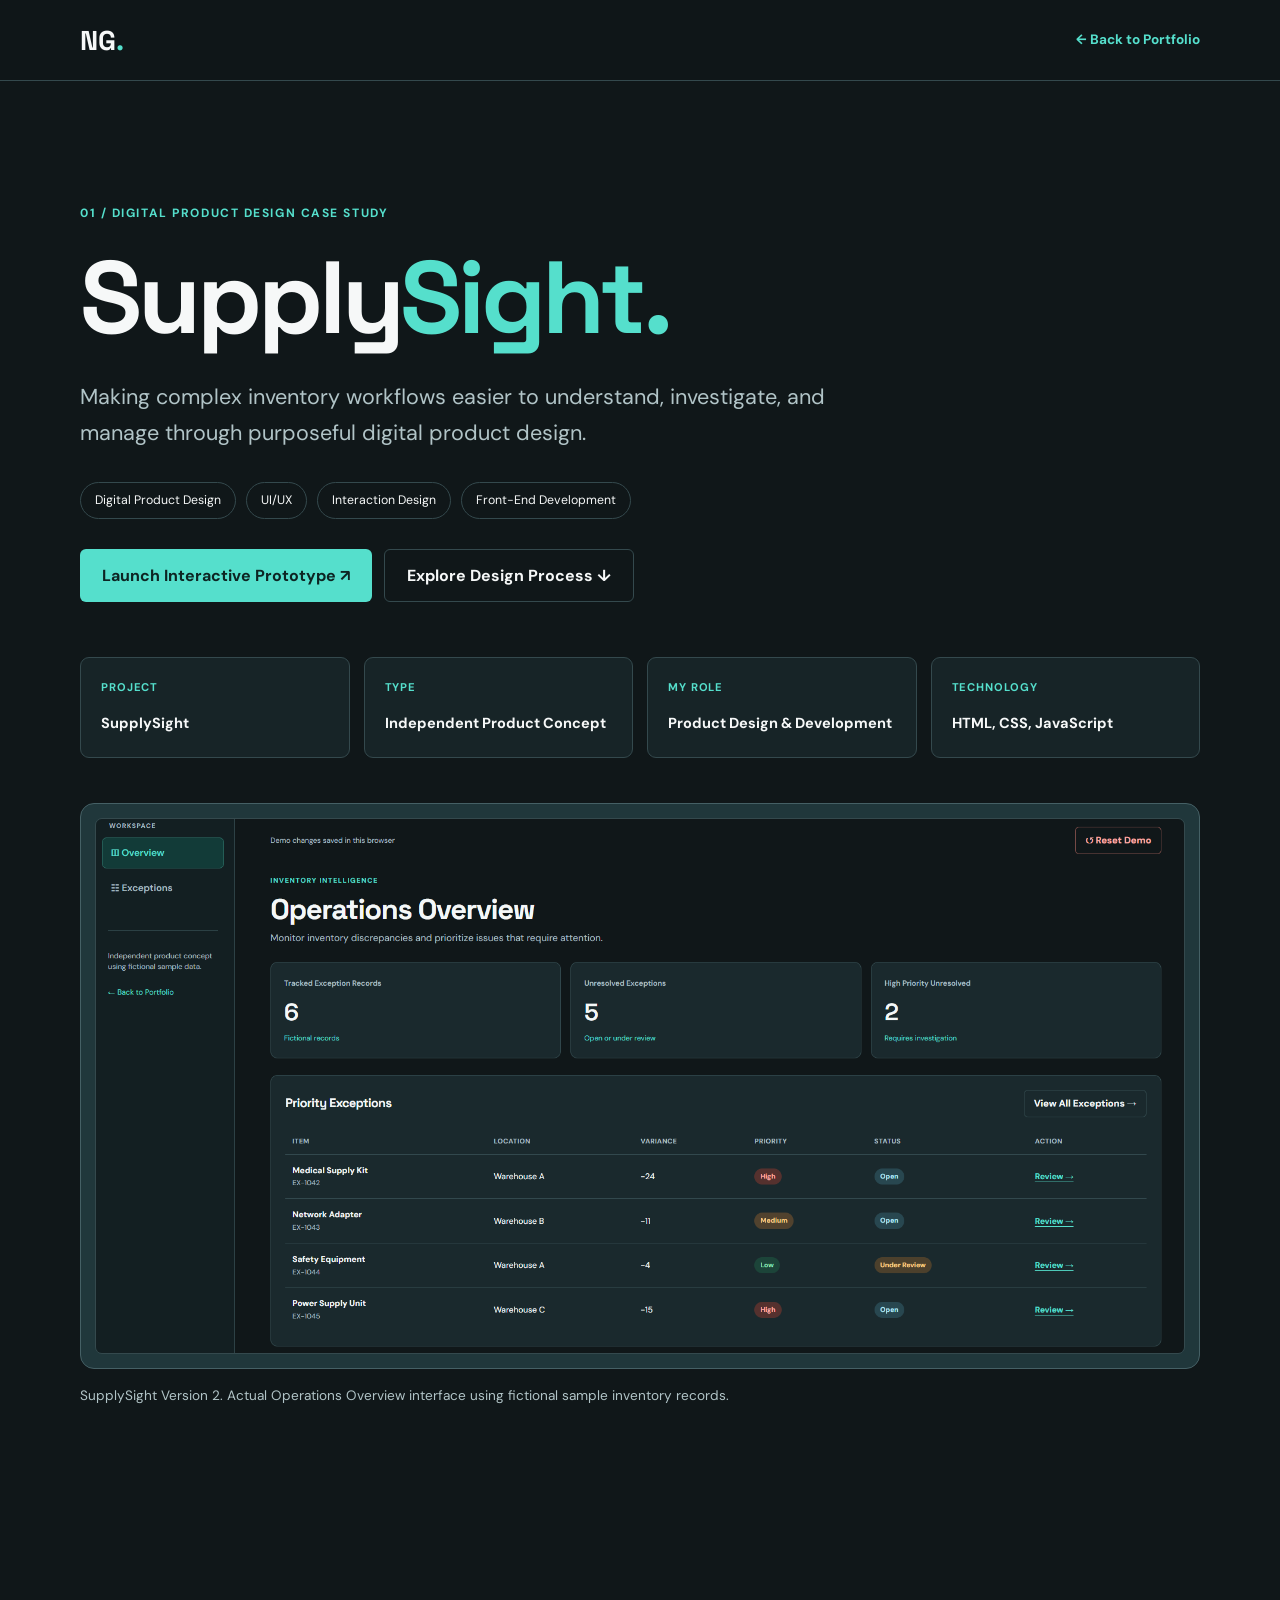
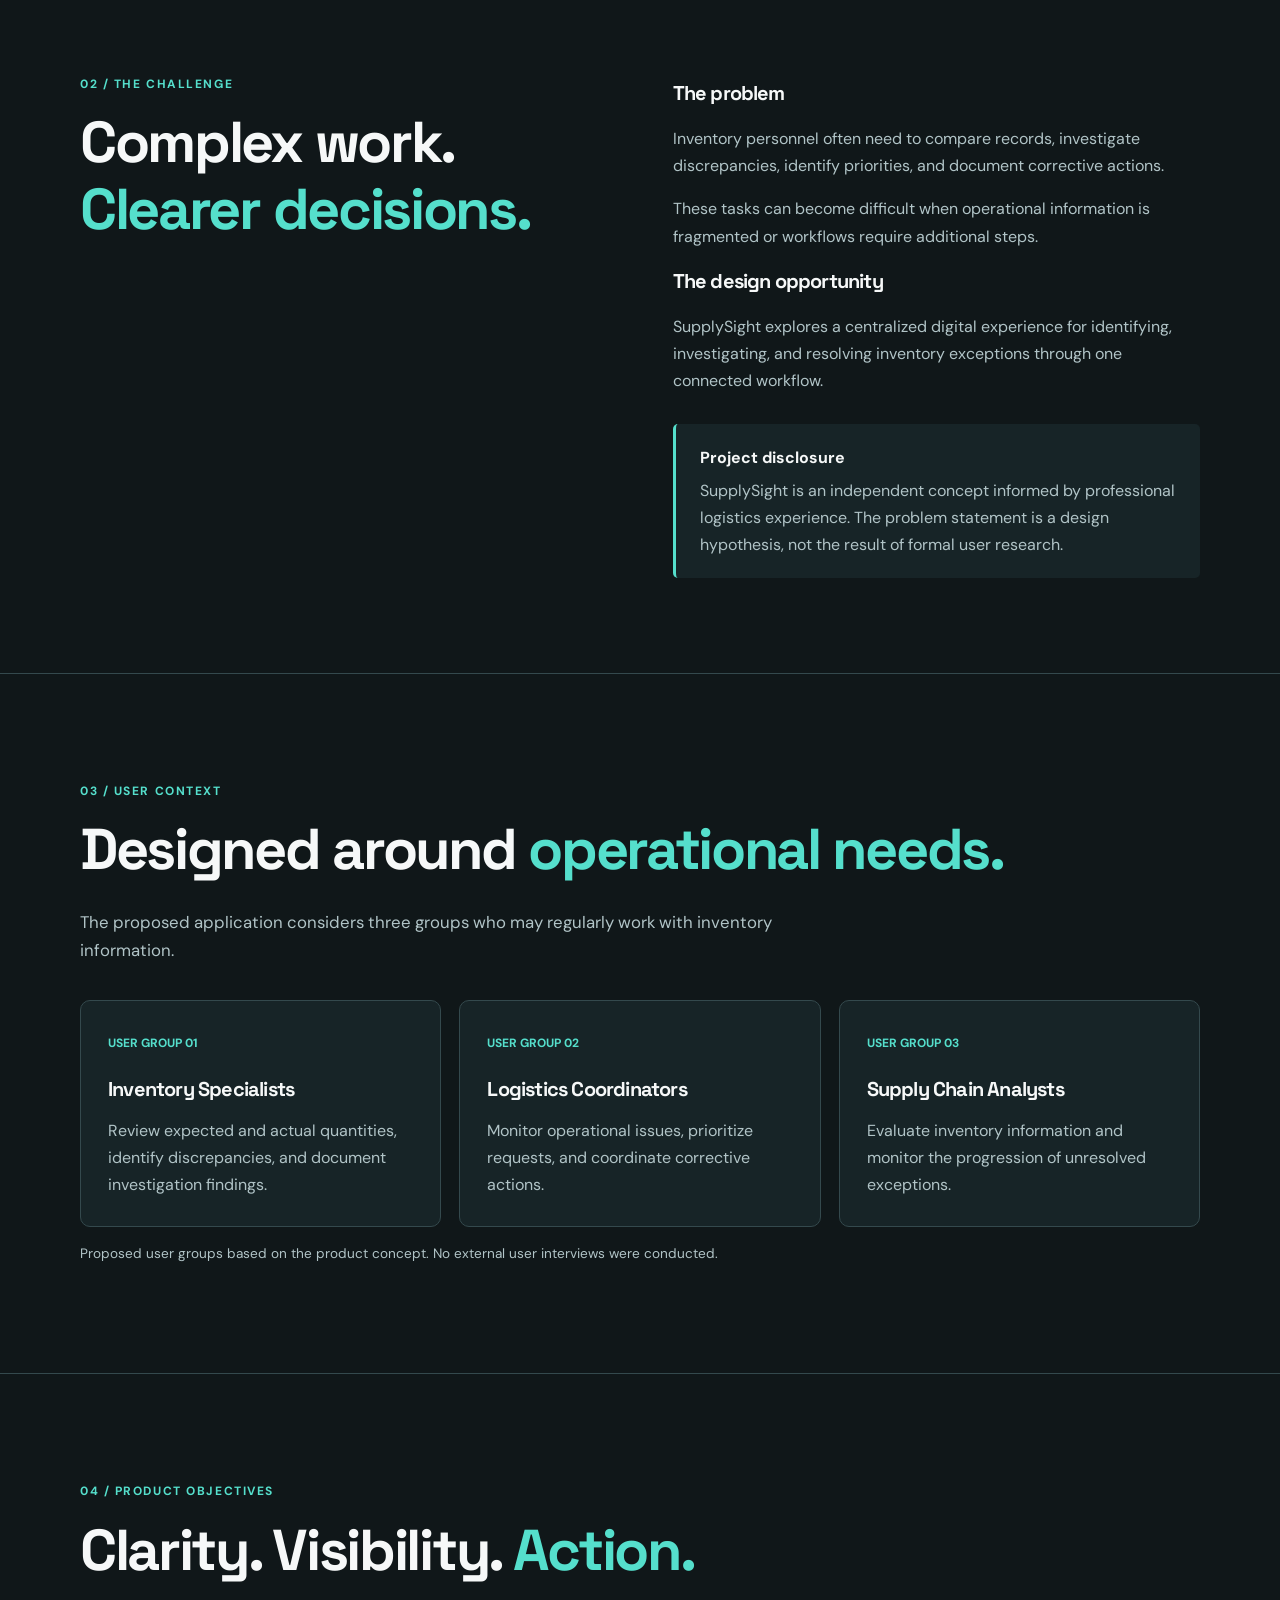
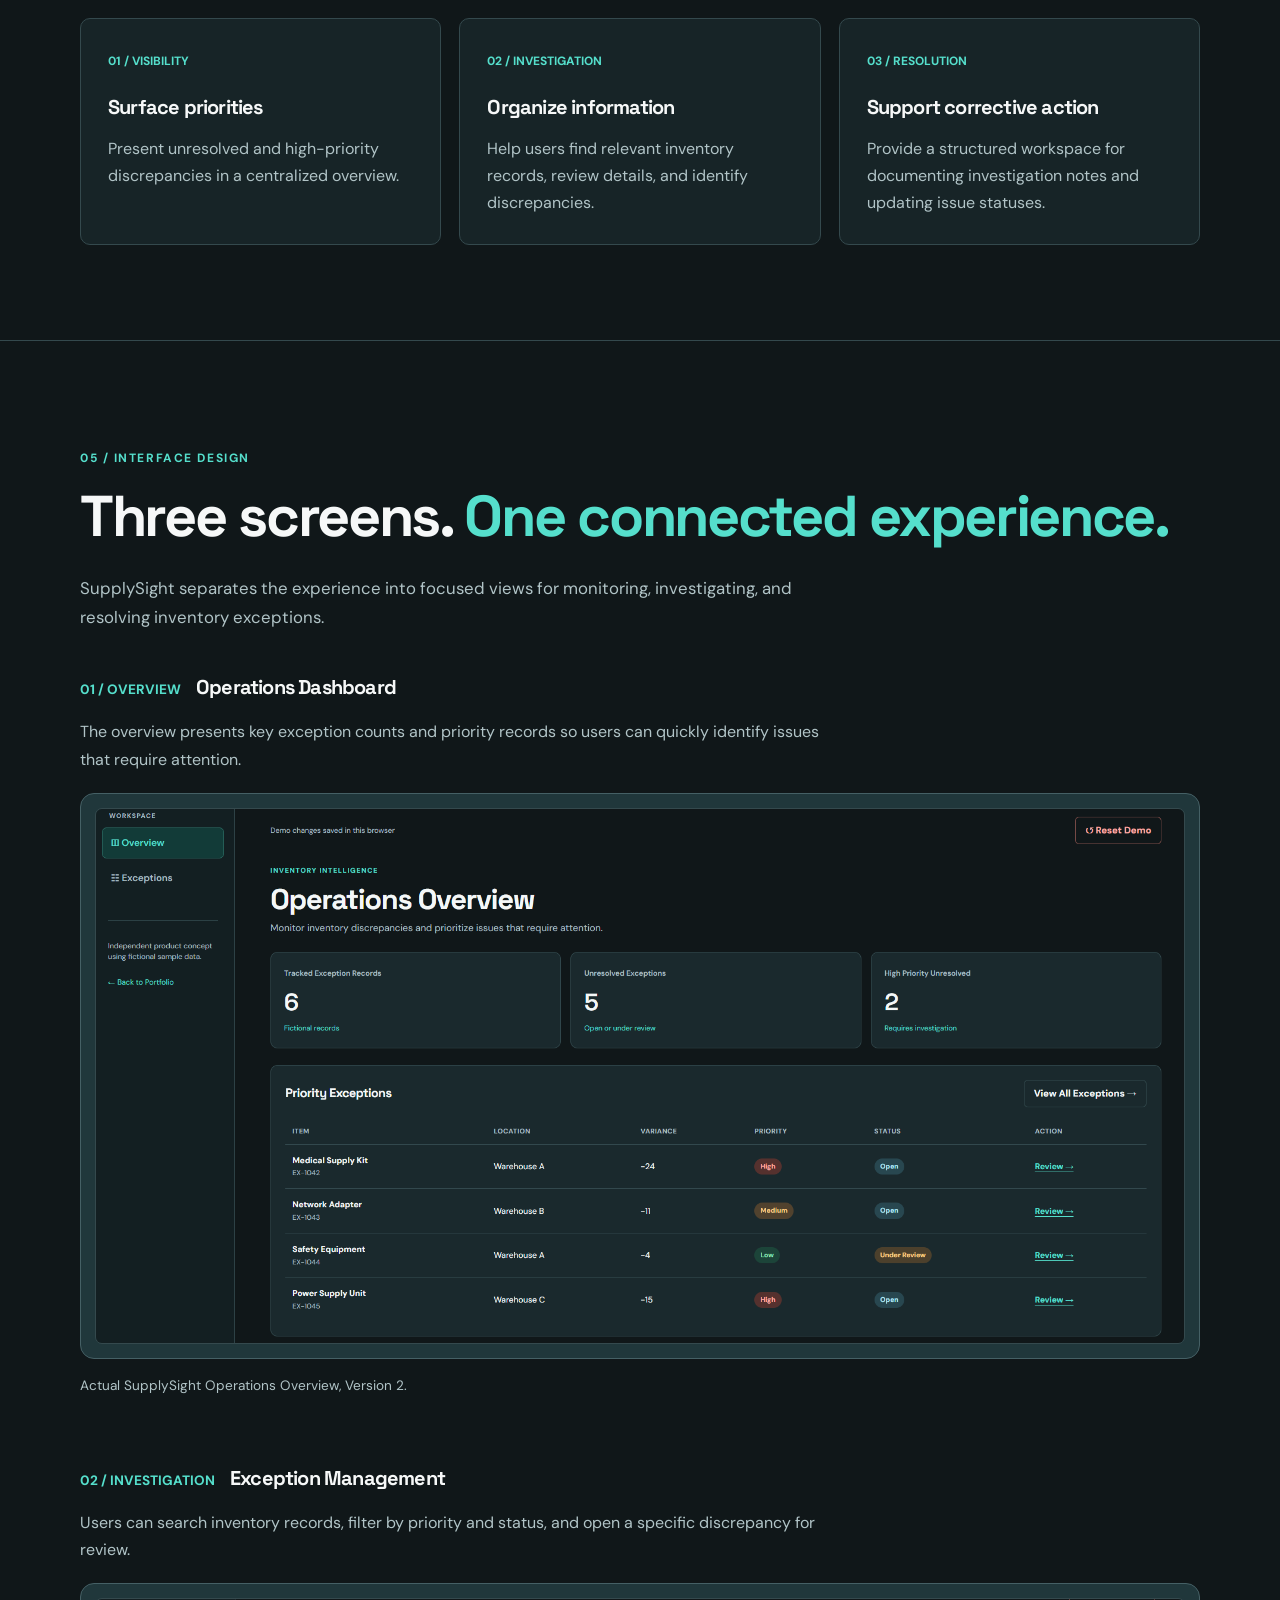
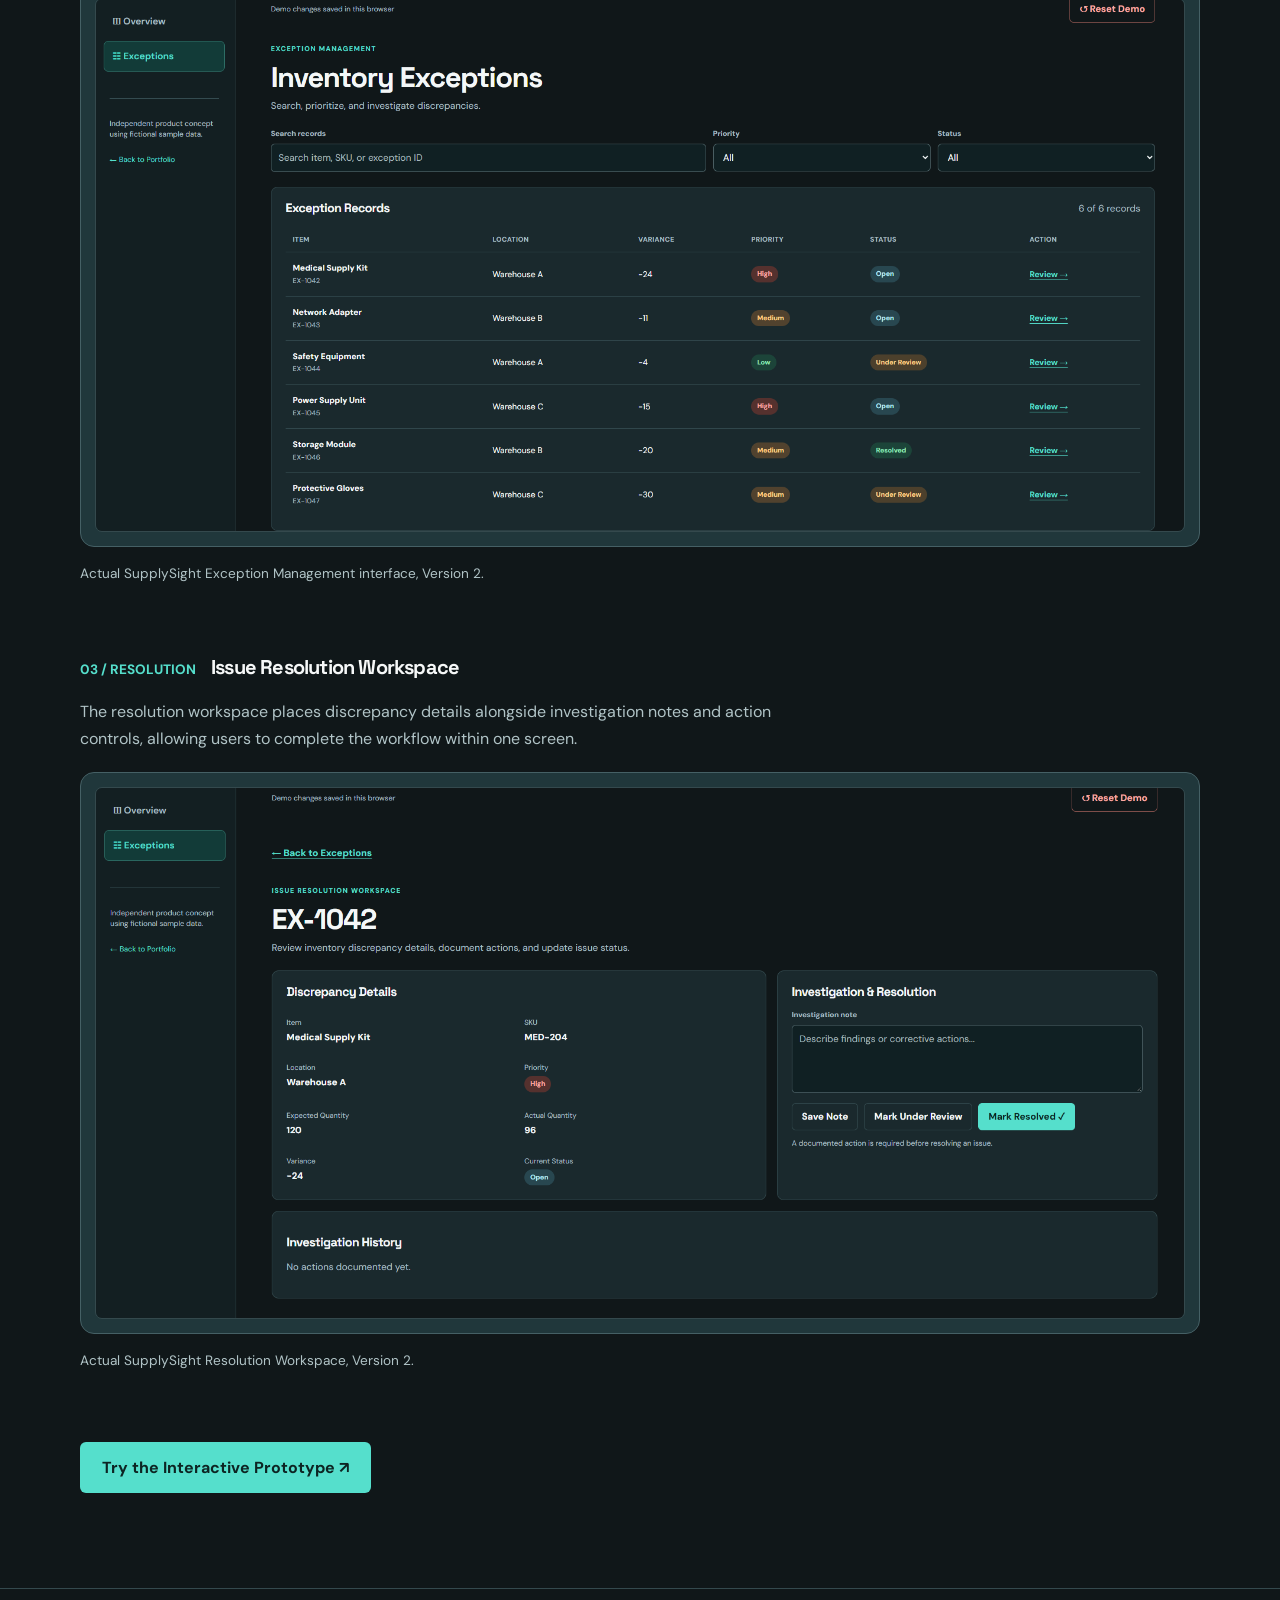
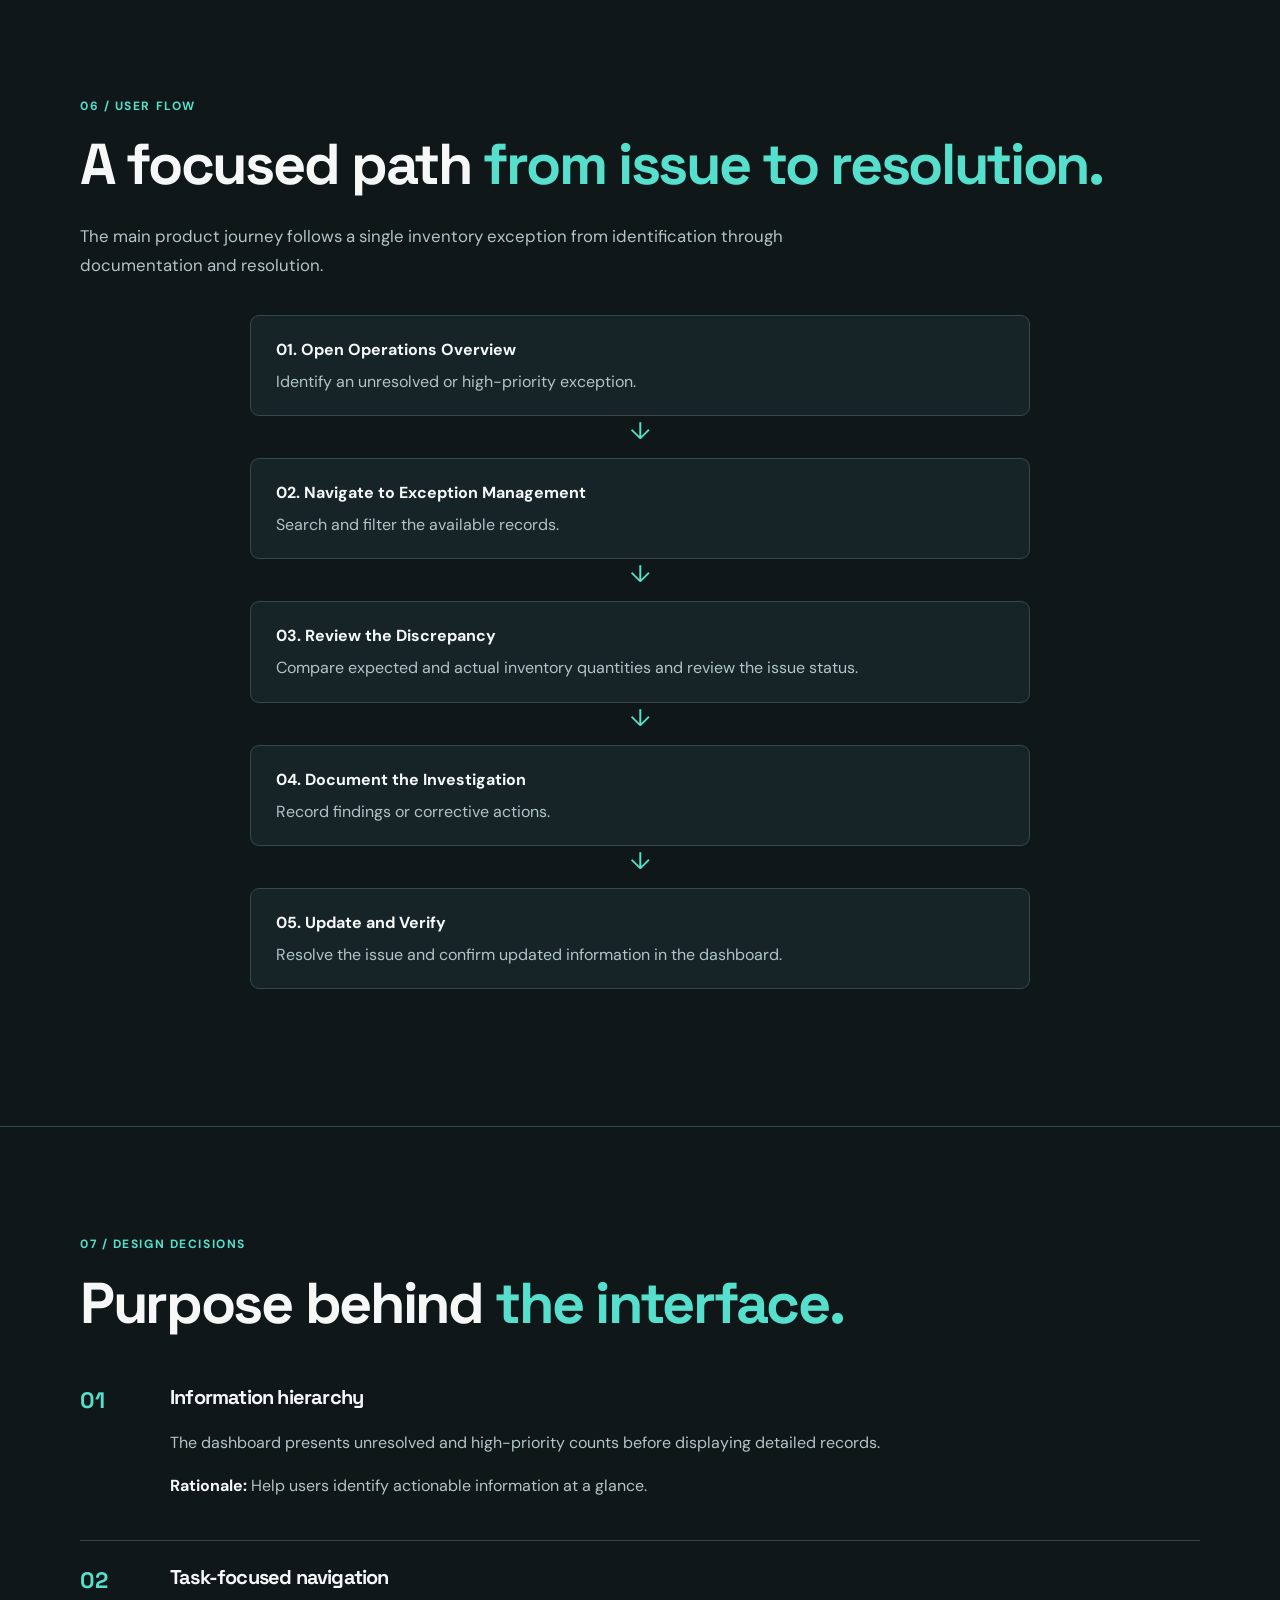
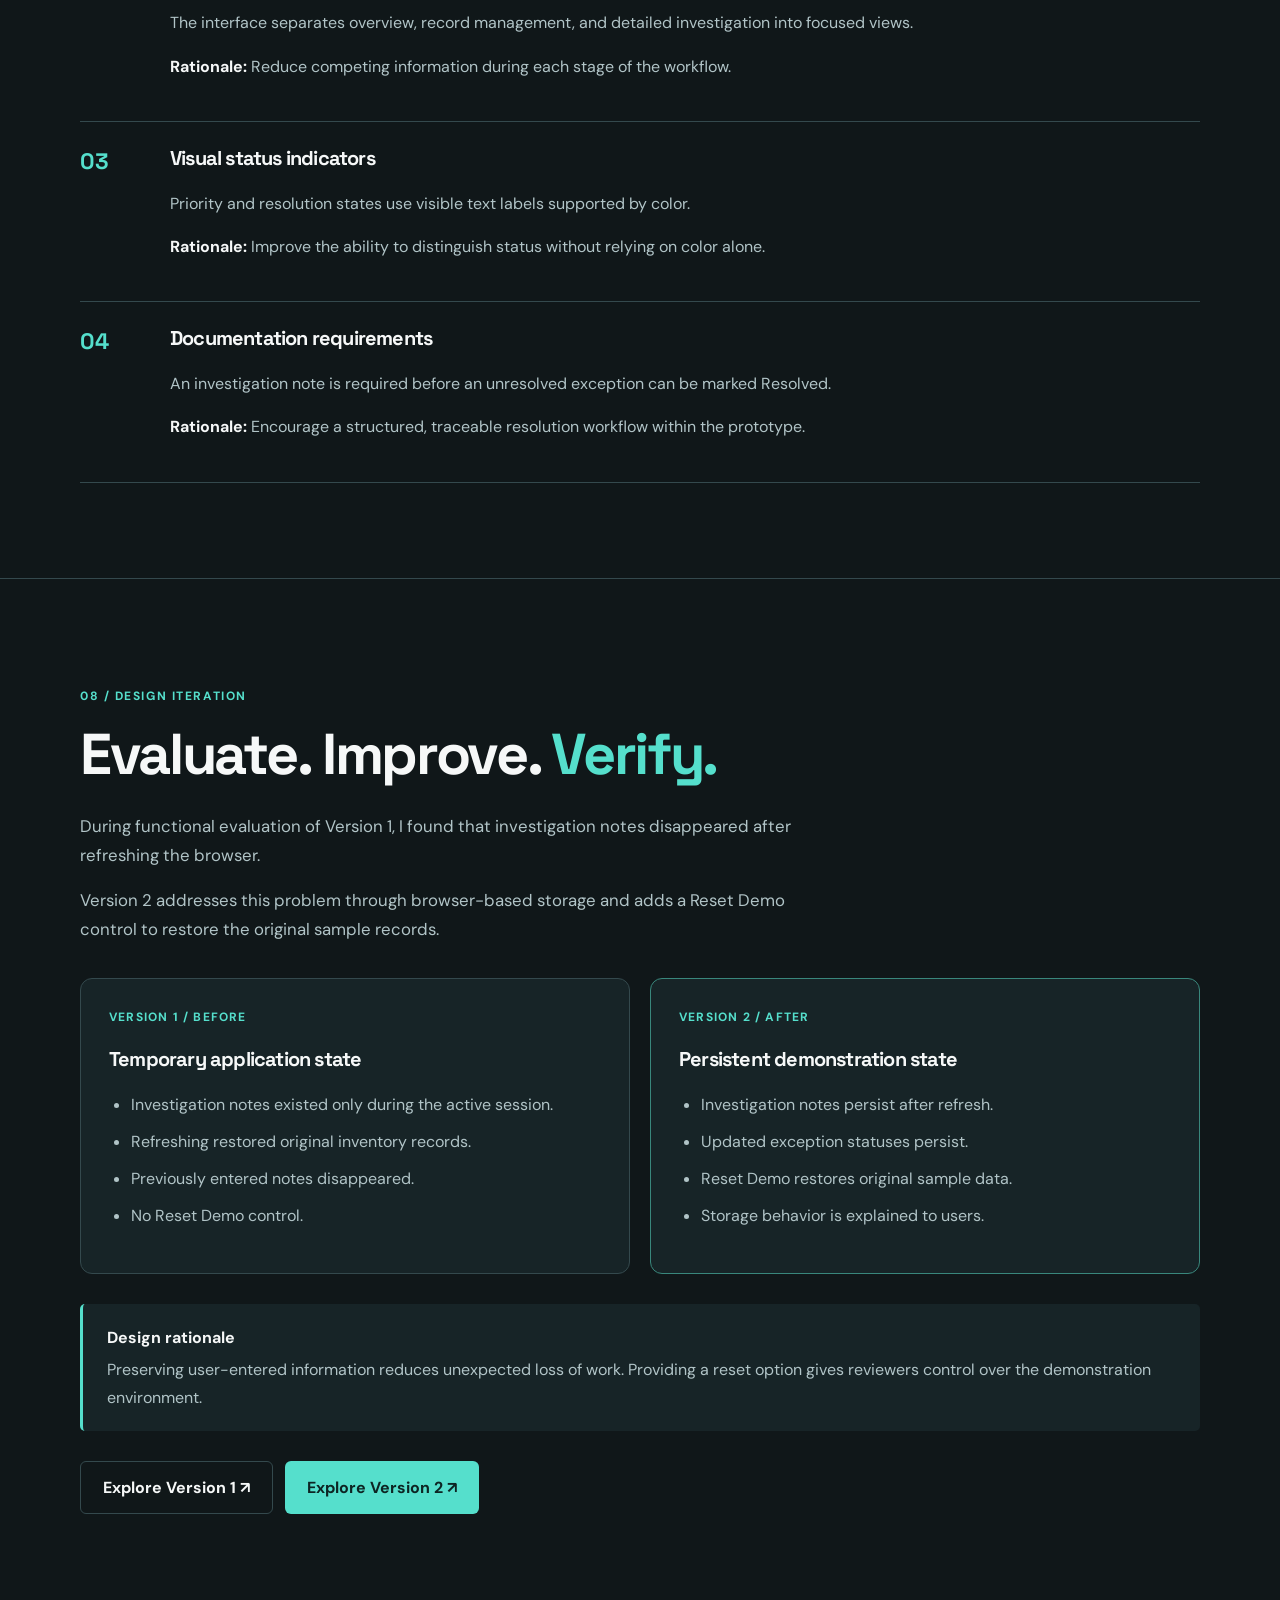
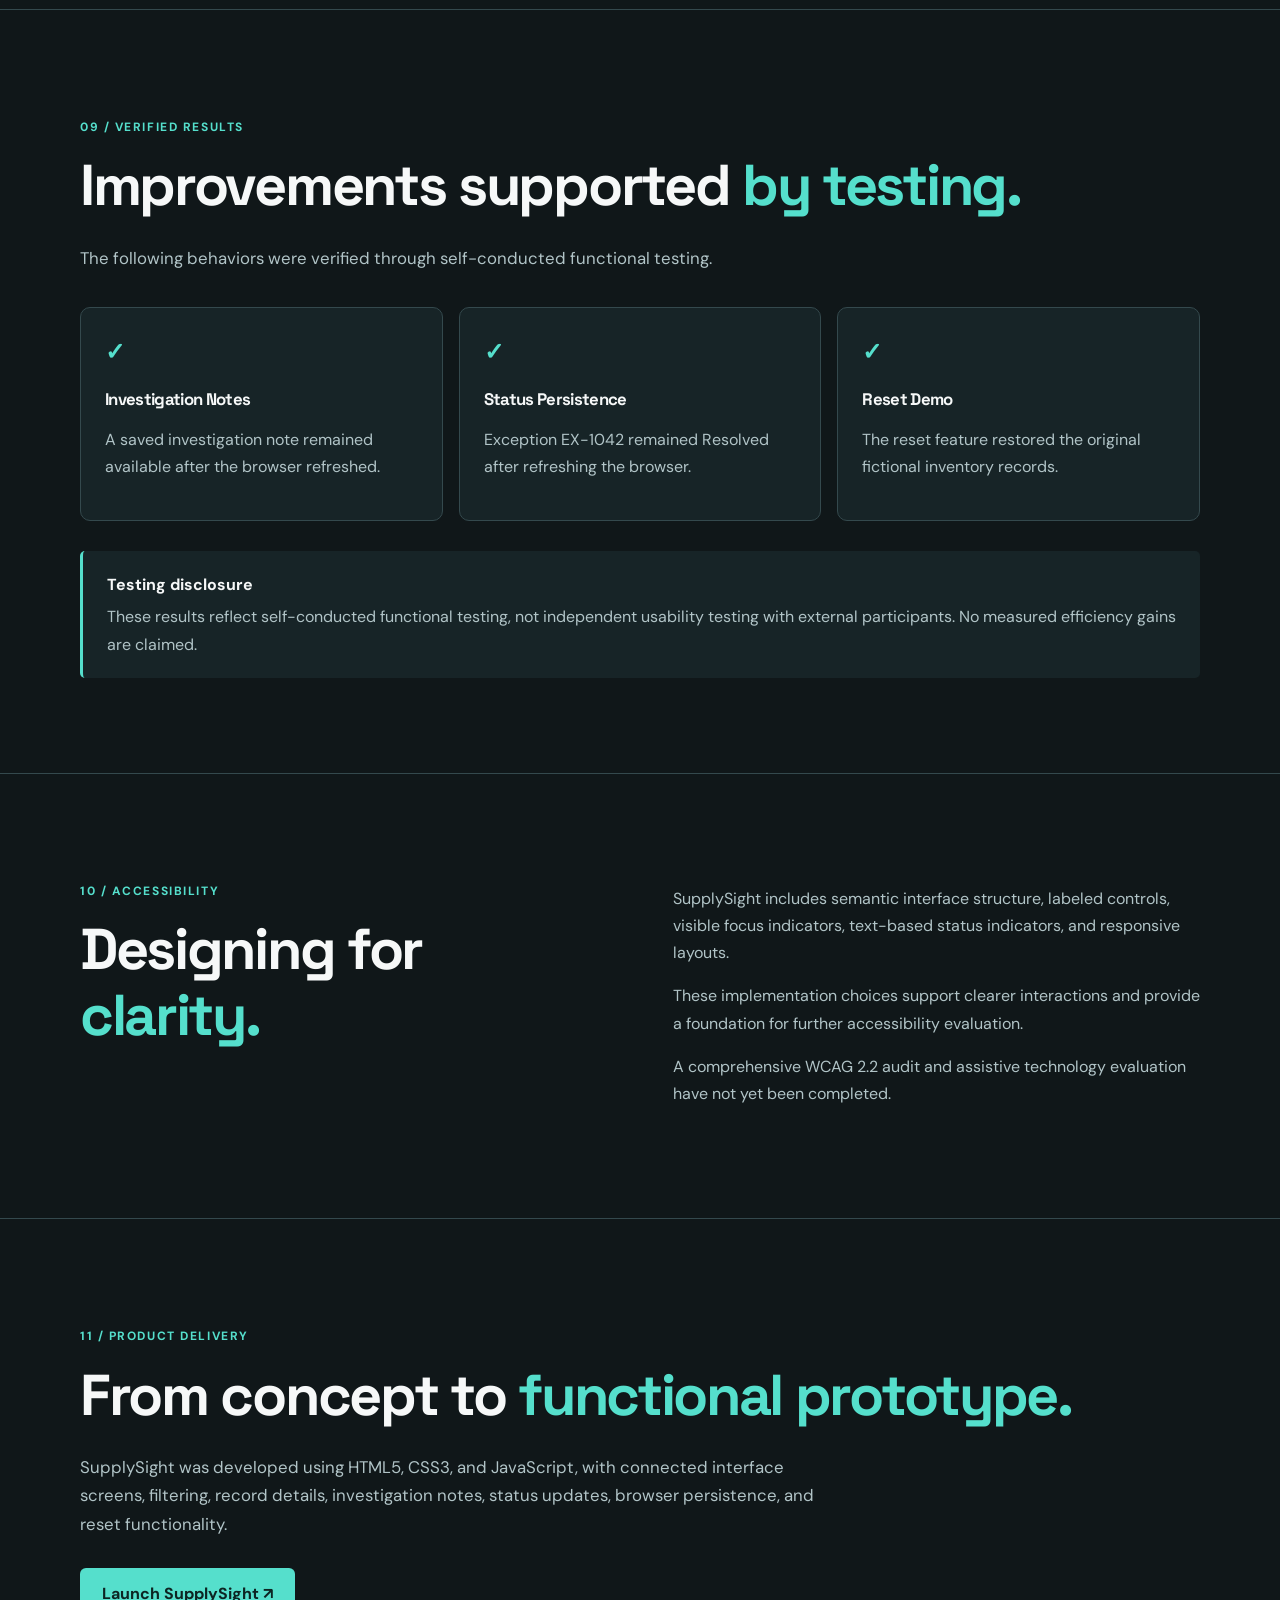
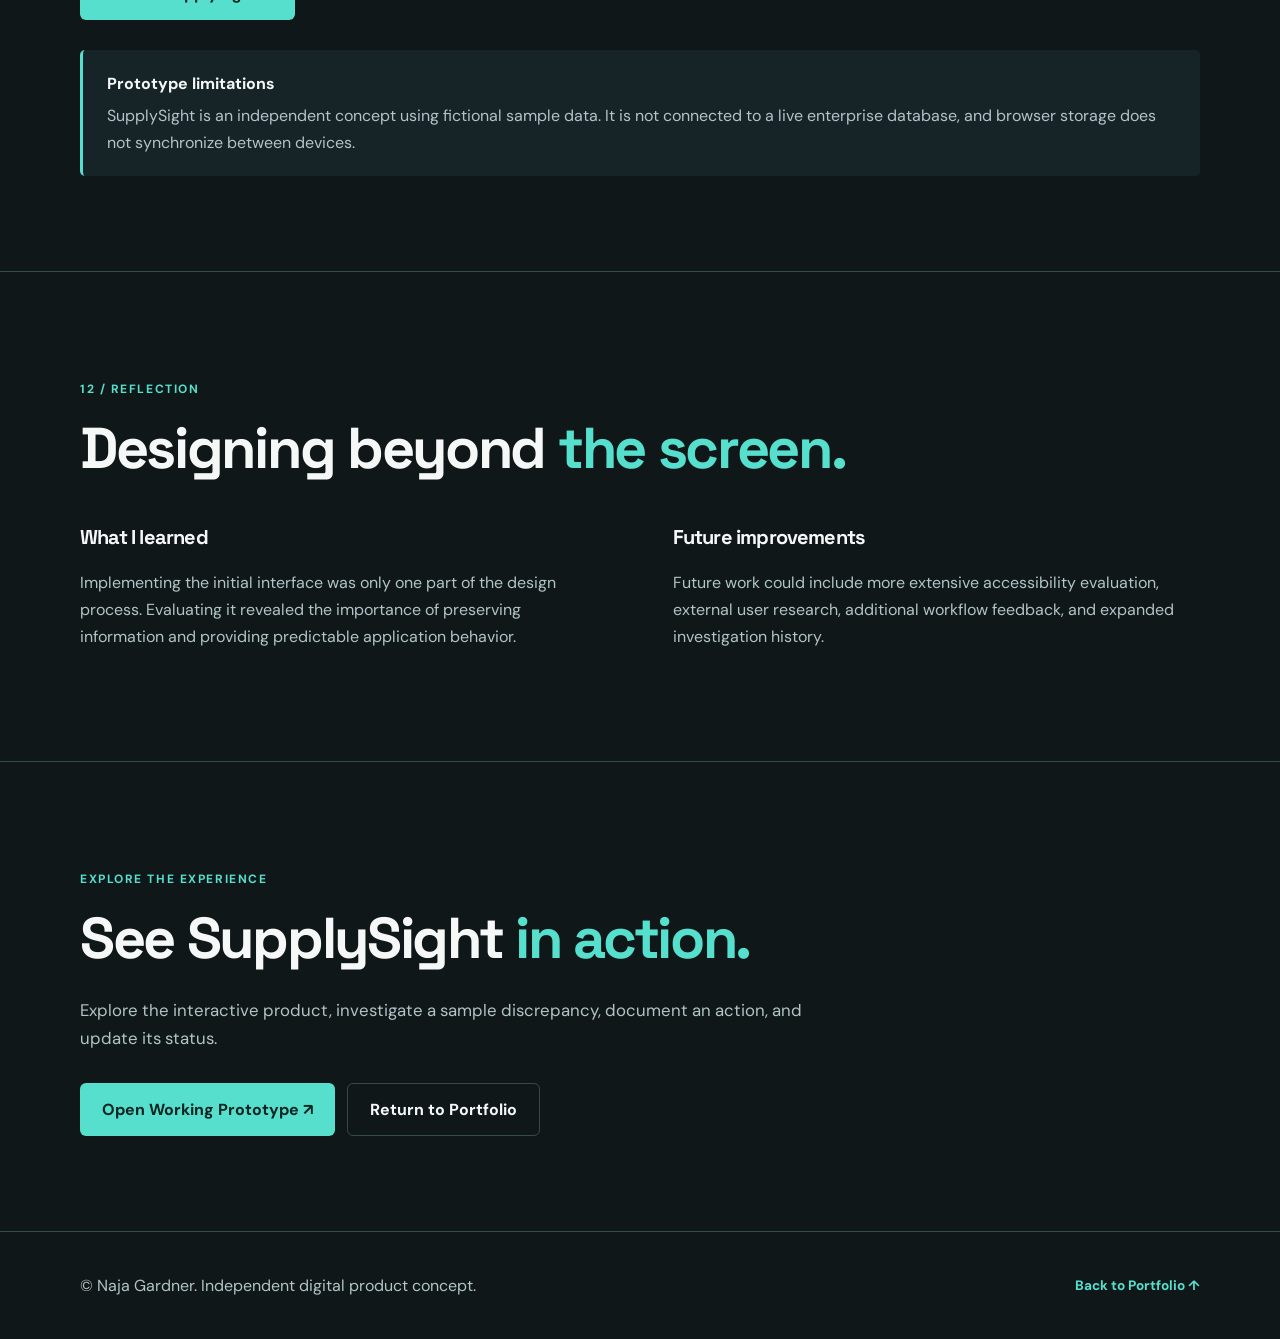
<file: supplysight/case-study.html>
<!DOCTYPE html>
<html lang="en">
<head>
  <meta charset="UTF-8">
  <meta name="viewport" content="width=device-width, initial-scale=1">
  <meta name="theme-color" content="#101719">
  <meta name="description" content="SupplySight, an independent digital product design case study by Naja Gardner.">

  <title>SupplySight Case Study | Naja Gardner</title>

  <link rel="preconnect" href="https://fonts.googleapis.com">
  <link rel="preconnect" href="https://fonts.gstatic.com" crossorigin>
  <link href="https://fonts.googleapis.com/css2?family=DM+Sans:wght@400;500;600;700&family=Space+Grotesk:wght@400;500;600;700&display=swap" rel="stylesheet">

  <style>
    :root {
      --bg: #101719;
      --panel: #172427;
      --panel-2: #203236;
      --teal: #55dfcc;
      --white: #f6f8f8;
      --muted: #b1c4c7;
      --line: #34494d;
      --heading: "Space Grotesk", sans-serif;
      --body: "DM Sans", sans-serif;
    }

    * { box-sizing: border-box; }

    html {
      scroll-behavior: smooth;
      scroll-padding-top: 90px;
    }

    body {
      margin: 0;
      background: var(--bg);
      color: var(--white);
      font-family: var(--body);
      line-height: 1.7;
    }

    a { color: inherit; }

    a:focus-visible {
      outline: 3px solid var(--teal);
      outline-offset: 5px;
    }

    .container {
      width: min(90%, 1120px);
      margin: auto;
    }

    .skip {
      position: fixed;
      top: -100px;
      left: 15px;
      z-index: 100;
      padding: 12px;
      background: var(--teal);
      color: #102321;
    }

    .skip:focus { top: 10px; }

    h1, h2, h3 {
      font-family: var(--heading);
      line-height: 1.15;
      letter-spacing: -.04em;
    }

    h1 {
      font-size: clamp(3.5rem, 8vw, 7rem);
      margin: 16px 0;
    }

    h2 {
      font-size: clamp(2rem, 4.5vw, 3.6rem);
      margin: 15px 0 25px;
    }

    h3 { font-size: 1.25rem; }

    p { color: var(--muted); }
    strong { color: var(--white); }
    .accent { color: var(--teal); }

    .eyebrow {
      color: var(--teal);
      font-size: .75rem;
      font-weight: 700;
      letter-spacing: .13em;
      text-transform: uppercase;
    }

    .section {
      padding: 95px 0;
      border-bottom: 1px solid var(--line);
    }

    .section-intro {
      max-width: 760px;
      font-size: 1.05rem;
    }

    /* NAVIGATION */

    .site-header {
      position: sticky;
      top: 0;
      z-index: 30;
      background: rgba(16, 23, 25, .97);
      border-bottom: 1px solid var(--line);
    }

    .nav {
      min-height: 80px;
      display: flex;
      justify-content: space-between;
      align-items: center;
      gap: 20px;
    }

    .logo {
      font: 700 1.7rem var(--heading);
      text-decoration: none;
    }

    .logo span { color: var(--teal); }

    .back {
      color: var(--teal);
      font-size: .85rem;
      font-weight: 700;
      text-decoration: none;
    }

    .back:hover { text-decoration: underline; }

    /* HERO */

    .hero { padding: 110px 0 90px; }

    .hero-description {
      max-width: 780px;
      font-size: clamp(1.05rem, 2vw, 1.35rem);
    }

    .tags {
      display: flex;
      flex-wrap: wrap;
      gap: 10px;
      margin: 30px 0;
    }

    .tags span {
      padding: 7px 14px;
      border: 1px solid var(--line);
      border-radius: 30px;
      font-size: .77rem;
    }

    .btn {
      display: inline-flex;
      justify-content: center;
      align-items: center;
      min-height: 50px;
      padding: 12px 22px;
      background: var(--teal);
      color: #0d2523;
      font-weight: 700;
      border-radius: 6px;
      text-decoration: none;
      transition: transform .2s ease, background .2s ease;
    }

    .btn:hover {
      background: #8df6e8;
      transform: translateY(-2px);
    }

    .btn-outline {
      background: transparent;
      border: 1px solid var(--line);
      color: var(--white);
    }

    .btn-outline:hover { background: var(--panel-2); }

    .actions {
      display: flex;
      flex-wrap: wrap;
      gap: 12px;
      margin-top: 30px;
    }

    .meta {
      display: grid;
      grid-template-columns: repeat(4, 1fr);
      gap: 14px;
      margin-top: 55px;
    }

    .meta-card {
      padding: 20px;
      border: 1px solid var(--line);
      background: var(--panel);
      border-radius: 9px;
    }

    .meta-card small {
      display: block;
      color: var(--teal);
      font-size: .7rem;
      font-weight: 700;
      text-transform: uppercase;
      letter-spacing: .08em;
      margin-bottom: 12px;
    }

    .meta-card strong { font-size: .91rem; }

    /* SCREENSHOTS */

    .screenshot-block {
      margin: 45px 0 70px;
    }

    .screenshot-frame {
      padding: 14px;
      background: #20373b;
      border: 1px solid #456065;
      border-radius: 14px;
      overflow: hidden;
    }

    .screenshot-frame img {
      display: block;
      width: 100%;
      height: auto;
      border-radius: 7px;
      border: 1px solid var(--line);
    }

    .image-caption {
      margin-top: 15px;
      font-size: .85rem;
      color: var(--muted);
    }

    .screenshot-heading {
      display: flex;
      flex-wrap: wrap;
      gap: 15px;
      align-items: baseline;
      margin-bottom: 17px;
    }

    .screenshot-number {
      color: var(--teal);
      font-weight: 700;
      font-size: .85rem;
    }

    .screenshot-heading h3 { margin: 0; }

    .screenshot-description {
      max-width: 750px;
      margin-bottom: 20px;
    }

    /* CONTENT LAYOUT */

    .two-column {
      display: grid;
      grid-template-columns: 1fr 1fr;
      gap: 65px;
    }

    .cards {
      display: grid;
      grid-template-columns: repeat(3, 1fr);
      gap: 18px;
      margin-top: 35px;
    }

    .card {
      padding: 27px;
      background: var(--panel);
      border: 1px solid var(--line);
      border-radius: 10px;
    }

    .card small {
      color: var(--teal);
      font-weight: 700;
      font-size: .75rem;
    }

    .card h3 { margin: 23px 0 12px; }
    .card p { margin-bottom: 0; }

    .callout {
      background: var(--panel);
      border-left: 3px solid var(--teal);
      padding: 20px 24px;
      margin-top: 30px;
      border-radius: 5px;
    }

    .callout p { margin: 5px 0 0; }

    /* USER FLOW */

    .flow {
      max-width: 780px;
      margin: 35px auto 0;
      padding: 0;
      list-style: none;
    }

    .flow li {
      position: relative;
      padding: 20px 25px;
      margin-bottom: 42px;
      border: 1px solid var(--line);
      border-radius: 9px;
      background: var(--panel);
    }

    .flow li:not(:last-child)::after {
      content: "↓";
      position: absolute;
      left: 50%;
      bottom: -37px;
      transform: translateX(-50%);
      color: var(--teal);
      font-size: 1.5rem;
    }

    .flow strong { display: block; }
    .flow p { margin: 5px 0 0; }

    /* DESIGN DECISIONS */

    .decision {
      display: grid;
      grid-template-columns: 70px 1fr;
      gap: 20px;
      border-bottom: 1px solid var(--line);
      padding: 25px 0;
    }

    .decision-num {
      color: var(--teal);
      font: 700 1.4rem var(--heading);
    }

    .decision h3 { margin-top: 0; }
    .decision p { max-width: 790px; }

    /* ITERATION */

    .comparison {
      display: grid;
      grid-template-columns: 1fr 1fr;
      gap: 20px;
      margin-top: 35px;
    }

    .version {
      padding: 28px;
      background: var(--panel);
      border: 1px solid var(--line);
      border-radius: 12px;
    }

    .version.after { border-color: #39877c; }

    .version-label {
      display: block;
      color: var(--teal);
      font-size: .75rem;
      font-weight: 700;
      letter-spacing: .1em;
      margin-bottom: 18px;
    }

    .version ul {
      padding-left: 22px;
      color: var(--muted);
    }

    .version li { margin-bottom: 10px; }

    .result-grid {
      display: grid;
      grid-template-columns: repeat(3, 1fr);
      gap: 16px;
      margin-top: 35px;
    }

    .result {
      padding: 24px;
      background: var(--panel);
      border: 1px solid var(--line);
      border-radius: 10px;
    }

    .result-symbol {
      color: var(--teal);
      font-size: 1.5rem;
      font-weight: 700;
    }

    .result h3 { font-size: 1.05rem; }

    /* FOOTER */

    footer { padding: 40px 0; }

    .footer-inner {
      display: flex;
      justify-content: space-between;
      align-items: center;
      flex-wrap: wrap;
      gap: 20px;
    }

    footer p { margin: 0; }

    @media (max-width: 850px) {
      .meta { grid-template-columns: repeat(2, 1fr); }
      .cards, .result-grid { grid-template-columns: 1fr; }
      .two-column { grid-template-columns: 1fr; gap: 18px; }
    }

    @media (max-width: 650px) {
      .section { padding: 65px 0; }
      .hero { padding: 75px 0 60px; }
      .comparison { grid-template-columns: 1fr; }
      .decision { grid-template-columns: 1fr; gap: 5px; }
      .screenshot-frame { padding: 6px; }
      .screenshot-block { margin-bottom: 50px; }
      .nav { min-height: 70px; }
      .meta-card { padding: 15px; }
    }

    @media (prefers-reduced-motion: reduce) {
      html { scroll-behavior: auto; }
      .btn { transition: none; }
    }
  </style>
</head>

<body>
  <a href="#main" class="skip">Skip to main content</a>

  <header class="site-header">
    <nav class="nav container" aria-label="Case study navigation">
      <a href="../index.html" class="logo">NG<span>.</span></a>
      <a href="../index.html#work" class="back">
        ← Back to Portfolio
      </a>
    </nav>
  </header>

  <main id="main">

    <!-- HERO -->
    <section class="hero container">
      <p class="eyebrow">01 / Digital Product Design Case Study</p>

      <h1>Supply<span class="accent">Sight.</span></h1>

      <p class="hero-description">
        Making complex inventory workflows easier
        to understand, investigate, and manage
        through purposeful digital product design.
      </p>

      <div class="tags">
        <span>Digital Product Design</span>
        <span>UI/UX</span>
        <span>Interaction Design</span>
        <span>Front-End Development</span>
      </div>

      <div class="actions">
        <a href="index.html" class="btn">
          Launch Interactive Prototype ↗
        </a>
        <a href="#challenge" class="btn btn-outline">
          Explore Design Process ↓
        </a>
      </div>

      <div class="meta">
        <div class="meta-card">
          <small>Project</small>
          <strong>SupplySight</strong>
        </div>
        <div class="meta-card">
          <small>Type</small>
          <strong>Independent Product Concept</strong>
        </div>
        <div class="meta-card">
          <small>My Role</small>
          <strong>Product Design & Development</strong>
        </div>
        <div class="meta-card">
          <small>Technology</small>
          <strong>HTML, CSS, JavaScript</strong>
        </div>
      </div>

      <!-- ACTUAL DASHBOARD SCREENSHOT -->
      <figure class="screenshot-block">
        <div class="screenshot-frame">
          <img
            src="screenshots/dashboard-v2.png"
            alt="SupplySight Operations Overview showing six tracked records, five unresolved exceptions, two high-priority issues, and the Priority Exceptions table."
            width="1760"
            height="860">
        </div>
        <figcaption class="image-caption">
          SupplySight Version 2. Actual Operations Overview
          interface using fictional sample inventory records.
        </figcaption>
      </figure>
    </section>

    <!-- CHALLENGE -->
    <section class="section" id="challenge">
      <div class="container two-column">
        <div>
          <p class="eyebrow">02 / The Challenge</p>
          <h2>Complex work.<br><span class="accent">Clearer decisions.</span></h2>
        </div>

        <div>
          <h3>The problem</h3>
          <p>
            Inventory personnel often need to compare
            records, investigate discrepancies, identify
            priorities, and document corrective actions.
          </p>

          <p>
            These tasks can become difficult when
            operational information is fragmented
            or workflows require additional steps.
          </p>

          <h3>The design opportunity</h3>
          <p>
            SupplySight explores a centralized
            digital experience for identifying,
            investigating, and resolving inventory
            exceptions through one connected workflow.
          </p>

          <div class="callout">
            <strong>Project disclosure</strong>
            <p>
              SupplySight is an independent concept
              informed by professional logistics
              experience. The problem statement is a
              design hypothesis, not the result
              of formal user research.
            </p>
          </div>
        </div>
      </div>
    </section>

    <!-- USER CONTEXT -->
    <section class="section">
      <div class="container">
        <p class="eyebrow">03 / User Context</p>
        <h2>Designed around <span class="accent">operational needs.</span></h2>

        <p class="section-intro">
          The proposed application considers three
          groups who may regularly work with
          inventory information.
        </p>

        <div class="cards">
          <article class="card">
            <small>USER GROUP 01</small>
            <h3>Inventory Specialists</h3>
            <p>
              Review expected and actual quantities,
              identify discrepancies, and document
              investigation findings.
            </p>
          </article>

          <article class="card">
            <small>USER GROUP 02</small>
            <h3>Logistics Coordinators</h3>
            <p>
              Monitor operational issues, prioritize
              requests, and coordinate corrective actions.
            </p>
          </article>

          <article class="card">
            <small>USER GROUP 03</small>
            <h3>Supply Chain Analysts</h3>
            <p>
              Evaluate inventory information and monitor
              the progression of unresolved exceptions.
            </p>
          </article>
        </div>

        <p class="image-caption">
          Proposed user groups based on the product concept.
          No external user interviews were conducted.
        </p>
      </div>
    </section>

    <!-- PRODUCT OBJECTIVES -->
    <section class="section">
      <div class="container">
        <p class="eyebrow">04 / Product Objectives</p>
        <h2>Clarity. Visibility. <span class="accent">Action.</span></h2>

        <div class="cards">
          <article class="card">
            <small>01 / VISIBILITY</small>
            <h3>Surface priorities</h3>
            <p>
              Present unresolved and high-priority
              discrepancies in a centralized overview.
            </p>
          </article>

          <article class="card">
            <small>02 / INVESTIGATION</small>
            <h3>Organize information</h3>
            <p>
              Help users find relevant inventory records,
              review details, and identify discrepancies.
            </p>
          </article>

          <article class="card">
            <small>03 / RESOLUTION</small>
            <h3>Support corrective action</h3>
            <p>
              Provide a structured workspace for documenting
              investigation notes and updating issue statuses.
            </p>
          </article>
        </div>
      </div>
    </section>

    <!-- ACTUAL INTERFACE SCREENS -->
    <section class="section" id="screens">
      <div class="container">
        <p class="eyebrow">05 / Interface Design</p>
        <h2>Three screens. <span class="accent">One connected experience.</span></h2>

        <p class="section-intro">
          SupplySight separates the experience into
          focused views for monitoring, investigating,
          and resolving inventory exceptions.
        </p>

        <!-- SCREEN ONE -->
        <figure class="screenshot-block">
          <div class="screenshot-heading">
            <span class="screenshot-number">01 / OVERVIEW</span>
            <h3>Operations Dashboard</h3>
          </div>

          <p class="screenshot-description">
            The overview presents key exception counts
            and priority records so users can quickly
            identify issues that require attention.
          </p>

          <div class="screenshot-frame">
            <img
              src="screenshots/dashboard-v2.png"
              alt="SupplySight dashboard with inventory summary metrics and a table of priority inventory exceptions."
              loading="lazy"
              width="1760"
              height="860">
          </div>

          <figcaption class="image-caption">
            Actual SupplySight Operations Overview,
            Version 2.
          </figcaption>
        </figure>

        <!-- SCREEN TWO -->
        <figure class="screenshot-block">
          <div class="screenshot-heading">
            <span class="screenshot-number">02 / INVESTIGATION</span>
            <h3>Exception Management</h3>
          </div>

          <p class="screenshot-description">
            Users can search inventory records,
            filter by priority and status, and
            open a specific discrepancy for review.
          </p>

          <div class="screenshot-frame">
            <img
              src="screenshots/exceptions-v2.png"
              alt="SupplySight Exception Management screen displaying search, priority and status filters, and six fictional inventory records."
              loading="lazy"
              width="1760"
              height="860">
          </div>

          <figcaption class="image-caption">
            Actual SupplySight Exception Management
            interface, Version 2.
          </figcaption>
        </figure>

        <!-- SCREEN THREE -->
        <figure class="screenshot-block">
          <div class="screenshot-heading">
            <span class="screenshot-number">03 / RESOLUTION</span>
            <h3>Issue Resolution Workspace</h3>
          </div>

          <p class="screenshot-description">
            The resolution workspace places discrepancy
            details alongside investigation notes
            and action controls, allowing users to
            complete the workflow within one screen.
          </p>

          <div class="screenshot-frame">
            <img
              src="screenshots/resolution-v2.png"
              alt="SupplySight EX-1042 resolution workspace showing discrepancy details, investigation note field, status controls, and investigation history."
              loading="lazy"
              width="1760"
              height="860">
          </div>

          <figcaption class="image-caption">
            Actual SupplySight Resolution Workspace,
            Version 2.
          </figcaption>
        </figure>

        <div class="actions">
          <a href="index.html" class="btn">
            Try the Interactive Prototype ↗
          </a>
        </div>
      </div>
    </section>

    <!-- USER FLOW -->
    <section class="section" id="flow">
      <div class="container">
        <p class="eyebrow">06 / User Flow</p>
        <h2>A focused path <span class="accent">from issue to resolution.</span></h2>

        <p class="section-intro">
          The main product journey follows a single
          inventory exception from identification
          through documentation and resolution.
        </p>

        <ol class="flow">
          <li>
            <strong>01. Open Operations Overview</strong>
            <p>Identify an unresolved or high-priority exception.</p>
          </li>

          <li>
            <strong>02. Navigate to Exception Management</strong>
            <p>Search and filter the available records.</p>
          </li>

          <li>
            <strong>03. Review the Discrepancy</strong>
            <p>
              Compare expected and actual inventory
              quantities and review the issue status.
            </p>
          </li>

          <li>
            <strong>04. Document the Investigation</strong>
            <p>Record findings or corrective actions.</p>
          </li>

          <li>
            <strong>05. Update and Verify</strong>
            <p>
              Resolve the issue and confirm updated
              information in the dashboard.
            </p>
          </li>
        </ol>
      </div>
    </section>

    <!-- DESIGN RATIONALE -->
    <section class="section">
      <div class="container">
        <p class="eyebrow">07 / Design Decisions</p>
        <h2>Purpose behind <span class="accent">the interface.</span></h2>

        <div class="decision">
          <span class="decision-num">01</span>
          <div>
            <h3>Information hierarchy</h3>
            <p>
              The dashboard presents unresolved and
              high-priority counts before displaying
              detailed records.
            </p>
            <p>
              <strong>Rationale:</strong> Help users identify
              actionable information at a glance.
            </p>
          </div>
        </div>

        <div class="decision">
          <span class="decision-num">02</span>
          <div>
            <h3>Task-focused navigation</h3>
            <p>
              The interface separates overview,
              record management, and detailed
              investigation into focused views.
            </p>
            <p>
              <strong>Rationale:</strong> Reduce competing
              information during each stage of the workflow.
            </p>
          </div>
        </div>

        <div class="decision">
          <span class="decision-num">03</span>
          <div>
            <h3>Visual status indicators</h3>
            <p>
              Priority and resolution states use
              visible text labels supported by color.
            </p>
            <p>
              <strong>Rationale:</strong> Improve the ability
              to distinguish status without relying
              on color alone.
            </p>
          </div>
        </div>

        <div class="decision">
          <span class="decision-num">04</span>
          <div>
            <h3>Documentation requirements</h3>
            <p>
              An investigation note is required before
              an unresolved exception can be marked Resolved.
            </p>
            <p>
              <strong>Rationale:</strong> Encourage a structured,
              traceable resolution workflow within the prototype.
            </p>
          </div>
        </div>
      </div>
    </section>

    <!-- ITERATION -->
    <section class="section" id="iteration">
      <div class="container">
        <p class="eyebrow">08 / Design Iteration</p>
        <h2>Evaluate. Improve. <span class="accent">Verify.</span></h2>

        <p class="section-intro">
          During functional evaluation of Version 1,
          I found that investigation notes disappeared
          after refreshing the browser.
        </p>

        <p class="section-intro">
          Version 2 addresses this problem through
          browser-based storage and adds a Reset Demo
          control to restore the original sample records.
        </p>

        <div class="comparison">
          <article class="version">
            <span class="version-label">VERSION 1 / BEFORE</span>
            <h3>Temporary application state</h3>
            <ul>
              <li>Investigation notes existed only during the active session.</li>
              <li>Refreshing restored original inventory records.</li>
              <li>Previously entered notes disappeared.</li>
              <li>No Reset Demo control.</li>
            </ul>
          </article>

          <article class="version after">
            <span class="version-label">VERSION 2 / AFTER</span>
            <h3>Persistent demonstration state</h3>
            <ul>
              <li>Investigation notes persist after refresh.</li>
              <li>Updated exception statuses persist.</li>
              <li>Reset Demo restores original sample data.</li>
              <li>Storage behavior is explained to users.</li>
            </ul>
          </article>
        </div>

        <div class="callout">
          <strong>Design rationale</strong>
          <p>
            Preserving user-entered information reduces
            unexpected loss of work. Providing a reset
            option gives reviewers control over the
            demonstration environment.
          </p>
        </div>

        <div class="actions">
          <a href="prototype-v1.html" class="btn btn-outline">
            Explore Version 1 ↗
          </a>
          <a href="index.html" class="btn">
            Explore Version 2 ↗
          </a>
        </div>
      </div>
    </section>

    <!-- TEST RESULTS -->
    <section class="section" id="testing">
      <div class="container">
        <p class="eyebrow">09 / Verified Results</p>
        <h2>Improvements supported <span class="accent">by testing.</span></h2>

        <p class="section-intro">
          The following behaviors were verified
          through self-conducted functional testing.
        </p>

        <div class="result-grid">
          <article class="result">
            <span class="result-symbol" aria-hidden="true">✓</span>
            <h3>Investigation Notes</h3>
            <p>
              A saved investigation note remained
              available after the browser refreshed.
            </p>
          </article>

          <article class="result">
            <span class="result-symbol" aria-hidden="true">✓</span>
            <h3>Status Persistence</h3>
            <p>
              Exception EX-1042 remained Resolved
              after refreshing the browser.
            </p>
          </article>

          <article class="result">
            <span class="result-symbol" aria-hidden="true">✓</span>
            <h3>Reset Demo</h3>
            <p>
              The reset feature restored the original
              fictional inventory records.
            </p>
          </article>
        </div>

        <div class="callout">
          <strong>Testing disclosure</strong>
          <p>
            These results reflect self-conducted
            functional testing, not independent
            usability testing with external participants.
            No measured efficiency gains are claimed.
          </p>
        </div>
      </div>
    </section>

    <!-- ACCESSIBILITY -->
    <section class="section">
      <div class="container two-column">
        <div>
          <p class="eyebrow">10 / Accessibility</p>
          <h2>Designing for <span class="accent">clarity.</span></h2>
        </div>

        <div>
          <p>
            SupplySight includes semantic interface
            structure, labeled controls, visible focus
            indicators, text-based status indicators,
            and responsive layouts.
          </p>

          <p>
            These implementation choices support
            clearer interactions and provide a foundation
            for further accessibility evaluation.
          </p>

          <p>
            A comprehensive WCAG 2.2 audit and
            assistive technology evaluation have
            not yet been completed.
          </p>
        </div>
      </div>
    </section>

    <!-- IMPLEMENTATION -->
    <section class="section">
      <div class="container">
        <p class="eyebrow">11 / Product Delivery</p>
        <h2>From concept to <span class="accent">functional prototype.</span></h2>

        <p class="section-intro">
          SupplySight was developed using HTML5,
          CSS3, and JavaScript, with connected interface
          screens, filtering, record details, investigation
          notes, status updates, browser persistence,
          and reset functionality.
        </p>

        <div class="actions">
          <a href="index.html" class="btn">
            Launch SupplySight ↗
          </a>
        </div>

        <div class="callout">
          <strong>Prototype limitations</strong>
          <p>
            SupplySight is an independent concept
            using fictional sample data. It is not
            connected to a live enterprise database,
            and browser storage does not synchronize
            between devices.
          </p>
        </div>
      </div>
    </section>

    <!-- REFLECTION -->
    <section class="section">
      <div class="container">
        <p class="eyebrow">12 / Reflection</p>
        <h2>Designing beyond <span class="accent">the screen.</span></h2>

        <div class="two-column">
          <div>
            <h3>What I learned</h3>
            <p>
              Implementing the initial interface was
              only one part of the design process.
              Evaluating it revealed the importance
              of preserving information and providing
              predictable application behavior.
            </p>
          </div>

          <div>
            <h3>Future improvements</h3>
            <p>
              Future work could include more extensive
              accessibility evaluation, external user
              research, additional workflow feedback,
              and expanded investigation history.
            </p>
          </div>
        </div>
      </div>
    </section>

    <!-- FINAL CTA -->
    <section class="section">
      <div class="container">
        <p class="eyebrow">Explore the Experience</p>
        <h2>See SupplySight <span class="accent">in action.</span></h2>

        <p class="section-intro">
          Explore the interactive product,
          investigate a sample discrepancy,
          document an action, and update its status.
        </p>

        <div class="actions">
          <a href="index.html" class="btn">
            Open Working Prototype ↗
          </a>

          <a href="../index.html#work" class="btn btn-outline">
            Return to Portfolio
          </a>
        </div>
      </div>
    </section>

  </main>

  <footer>
    <div class="container footer-inner">
      <p>© Naja Gardner. Independent digital product concept.</p>
      <a href="../index.html" class="back">
        Back to Portfolio ↑
      </a>
    </div>
  </footer>

</body>
</html>
</file>
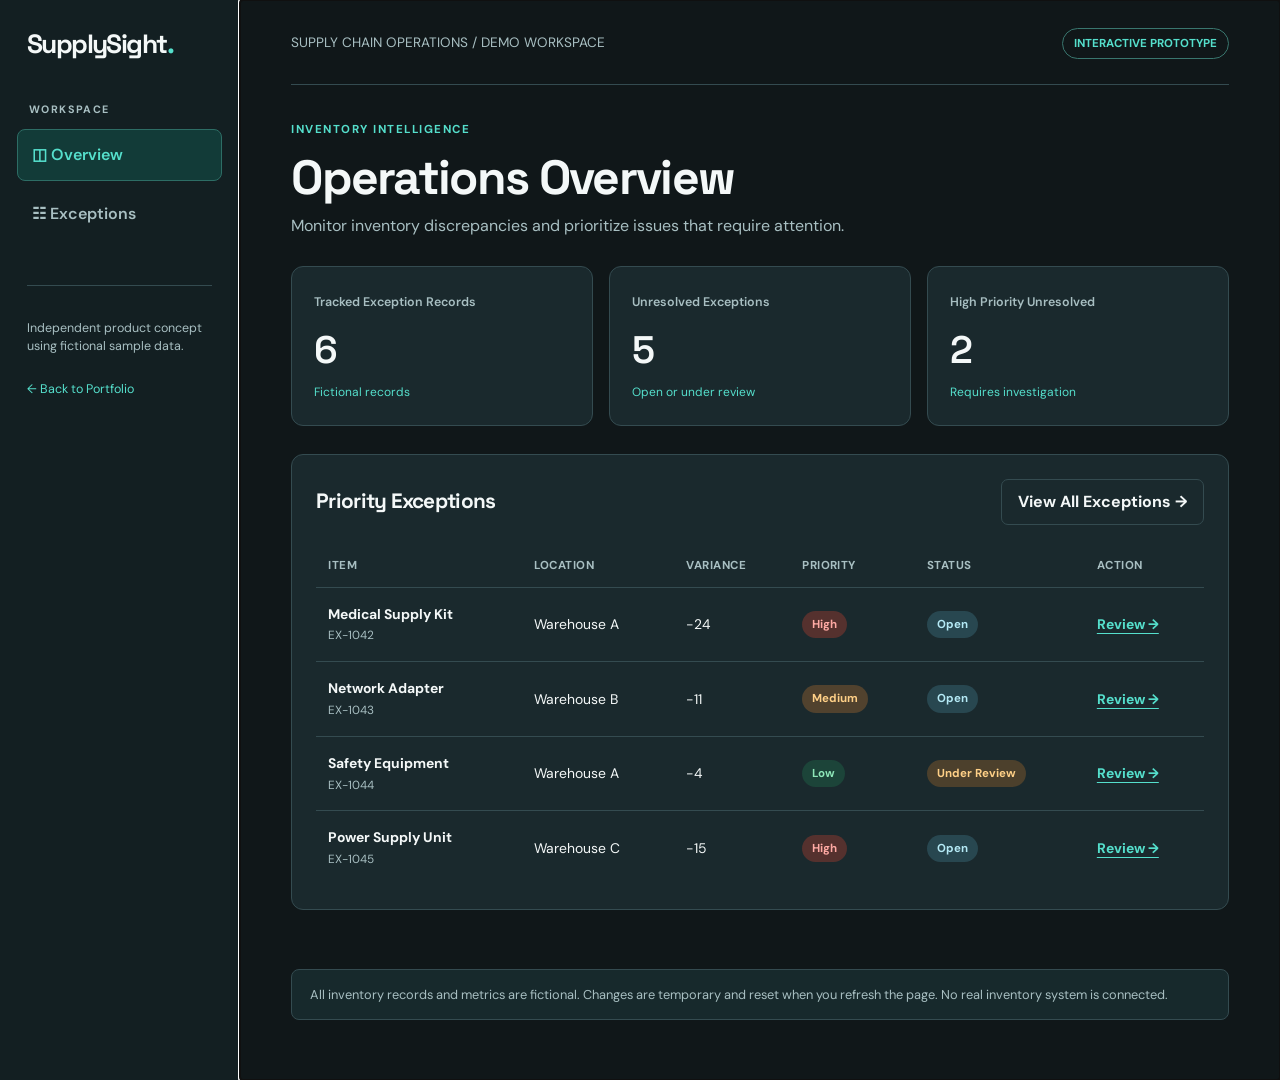
<file: supplysight/prototype-v1.html>
<!DOCTYPE html>
<html lang="en">
<head>
  <meta charset="UTF-8">
  <meta name="viewport" content="width=device-width, initial-scale=1">
  <meta name="theme-color" content="#101719">
  <meta name="description" content="SupplySight, an independent interactive inventory management product concept by Naja Gardner.">

  <title>SupplySight | Interactive Product Prototype</title>

  <link rel="preconnect" href="https://fonts.googleapis.com">
  <link rel="preconnect" href="https://fonts.gstatic.com" crossorigin>
  <link href="https://fonts.googleapis.com/css2?family=DM+Sans:wght@400;500;600;700&family=Space+Grotesk:wght@400;500;600;700&display=swap" rel="stylesheet">

  <style>
    :root {
      --bg: #101719;
      --sidebar: #131f22;
      --panel: #1a292d;
      --panel-alt: #213439;
      --border: #344b50;
      --text: #f4f8f8;
      --muted: #a8bfc2;
      --teal: #55dfcc;
      --teal-dark: #123b38;
      --amber: #ffd087;
      --red: #ffaaa4;
      --green: #8de6b8;
      --font: "DM Sans", sans-serif;
      --heading: "Space Grotesk", sans-serif;
    }

    * { box-sizing: border-box; }

    body {
      margin: 0;
      color: var(--text);
      background: var(--bg);
      font-family: var(--font);
      line-height: 1.5;
    }

    button, input, select, textarea {
      font: inherit;
    }

    button { cursor: pointer; }

    a { color: inherit; }

    button:focus-visible,
    a:focus-visible,
    input:focus-visible,
    select:focus-visible,
    textarea:focus-visible {
      outline: 3px solid var(--teal);
      outline-offset: 3px;
    }

    .skip {
      position: absolute;
      top: -100px;
      left: 16px;
      z-index: 100;
      padding: 12px;
      color: #101719;
      background: var(--teal);
    }

    .skip:focus { top: 12px; }

    .layout {
      min-height: 100vh;
      display: grid;
      grid-template-columns: 240px minmax(0, 1fr);
    }

    .sidebar {
      padding: 27px 17px;
      background: var(--sidebar);
      border-right: 1px solid var(--border);
    }

    .brand {
      margin: 0 10px 40px;
      font: 700 1.65rem var(--heading);
      letter-spacing: -.06em;
    }

    .brand span { color: var(--teal); }

    .nav-label {
      margin: 0 12px 12px;
      color: var(--muted);
      font-size: .67rem;
      font-weight: 700;
      letter-spacing: .13em;
    }

    .nav-btn {
      display: flex;
      width: 100%;
      align-items: center;
      gap: 12px;
      margin-bottom: 7px;
      padding: 13px 14px;
      color: var(--muted);
      background: transparent;
      border: 1px solid transparent;
      border-radius: 8px;
      text-align: left;
      font-weight: 600;
    }

    .nav-btn.active {
      color: var(--teal);
      background: var(--teal-dark);
      border-color: #2d6d65;
    }

    .nav-btn:hover:not(.active) {
      color: white;
      background: var(--panel-alt);
    }

    .sidebar-foot {
      margin: 45px 10px 0;
      padding-top: 20px;
      border-top: 1px solid var(--border);
      color: var(--muted);
      font-size: .78rem;
    }

    .sidebar-foot a {
      display: inline-block;
      margin-top: 12px;
      color: var(--teal);
      text-decoration: none;
    }

    .main {
      min-width: 0;
      padding: 28px clamp(18px, 4vw, 60px) 60px;
    }

    .topbar {
      display: flex;
      justify-content: space-between;
      align-items: center;
      gap: 15px;
      padding-bottom: 25px;
      border-bottom: 1px solid var(--border);
      color: var(--muted);
      font-size: .85rem;
    }

    .concept-tag {
      color: var(--teal);
      border: 1px solid #39766e;
      border-radius: 30px;
      padding: 6px 11px;
      font-size: .72rem;
      font-weight: 700;
    }

    .page-header {
      margin: 36px 0 26px;
    }

    .eyebrow {
      color: var(--teal);
      font-size: .72rem;
      font-weight: 700;
      letter-spacing: .13em;
      text-transform: uppercase;
    }

    h1, h2, h3 {
      font-family: var(--heading);
      line-height: 1.15;
      letter-spacing: -.035em;
    }

    h1 {
      margin: 9px 0;
      font-size: clamp(2rem, 4vw, 3rem);
    }

    h2 { font-size: 1.3rem; }

    h3 { font-size: 1.03rem; }

    .subtext, .muted { color: var(--muted); }

    .subtext {
      max-width: 700px;
      margin: 0;
    }

    .stats {
      display: grid;
      grid-template-columns: repeat(3, minmax(0, 1fr));
      gap: 16px;
      margin: 28px 0;
    }

    .card, .stat {
      background: var(--panel);
      border: 1px solid var(--border);
      border-radius: 12px;
    }

    .stat { padding: 22px; }

    .stat-label {
      color: var(--muted);
      font-size: .78rem;
      font-weight: 600;
    }

    .stat-value {
      display: block;
      margin: 12px 0 5px;
      font: 600 clamp(1.8rem, 3vw, 2.5rem) var(--heading);
    }

    .stat-foot {
      color: var(--teal);
      font-size: .75rem;
    }

    .card { padding: 24px; }

    .section-head {
      display: flex;
      align-items: center;
      justify-content: space-between;
      gap: 15px;
      margin-bottom: 20px;
    }

    .section-head h2 { margin: 0; }

    .btn {
      display: inline-flex;
      align-items: center;
      justify-content: center;
      gap: 8px;
      min-height: 42px;
      padding: 10px 16px;
      background: var(--teal);
      color: #082421;
      border: 1px solid var(--teal);
      border-radius: 7px;
      font-weight: 700;
      text-decoration: none;
    }

    .btn:hover { background: #8df3e4; }

    .btn-secondary {
      color: var(--text);
      background: transparent;
      border-color: var(--border);
    }

    .btn-secondary:hover { background: var(--panel-alt); }

    .btn:disabled {
      opacity: .5;
      cursor: not-allowed;
    }

    .table-wrap {
      width: 100%;
      overflow-x: auto;
    }

    table {
      width: 100%;
      min-width: 660px;
      border-collapse: collapse;
      text-align: left;
    }

    th {
      padding: 12px;
      color: var(--muted);
      border-bottom: 1px solid var(--border);
      font-size: .72rem;
      text-transform: uppercase;
      letter-spacing: .04em;
    }

    td {
      padding: 16px 12px;
      border-bottom: 1px solid var(--border);
      font-size: .87rem;
    }

    tr:last-child td { border-bottom: none; }

    .item-name { font-weight: 700; }

    .item-id {
      display: block;
      margin-top: 3px;
      color: var(--muted);
      font-size: .74rem;
    }

    .status {
      display: inline-block;
      padding: 5px 10px;
      border-radius: 30px;
      font-size: .72rem;
      font-weight: 700;
    }

    .high {
      background: #55312e;
      color: var(--red);
    }

    .medium {
      background: #51422e;
      color: var(--amber);
    }

    .low, .resolved {
      background: #1c4439;
      color: var(--green);
    }

    .open {
      background: #284750;
      color: #b5eaf6;
    }

    .review {
      background: #4c402c;
      color: var(--amber);
    }

    .link-button {
      padding: 7px 0;
      background: transparent;
      border: none;
      color: var(--teal);
      font-weight: 700;
      text-decoration: underline;
      text-underline-offset: 4px;
    }

    .controls {
      display: flex;
      flex-wrap: wrap;
      gap: 12px;
      margin: 25px 0;
    }

    .field {
      display: flex;
      flex-direction: column;
      gap: 7px;
      min-width: 0;
      flex: 1;
    }

    label {
      font-size: .78rem;
      color: var(--muted);
      font-weight: 700;
    }

    input, select, textarea {
      width: 100%;
      min-height: 44px;
      padding: 11px 12px;
      color: var(--text);
      background: #102023;
      border: 1px solid #52676c;
      border-radius: 7px;
    }

    textarea {
      min-height: 115px;
      resize: vertical;
    }

    input::placeholder, textarea::placeholder {
      color: #a4b8bb;
    }

    option {
      color: var(--text);
      background: var(--bg);
    }

    .detail-grid {
      display: grid;
      grid-template-columns: minmax(0, 1.3fr) minmax(0, 1fr);
      gap: 18px;
    }

    .detail-grid .card h2 { margin-top: 0; }

    .detail-list {
      display: grid;
      grid-template-columns: 1fr 1fr;
      gap: 18px;
    }

    .detail-label {
      margin-bottom: 5px;
      color: var(--muted);
      font-size: .76rem;
    }

    .detail-value {
      margin: 0;
      font-size: .97rem;
      font-weight: 700;
      overflow-wrap: anywhere;
    }

    .note-list {
      padding-left: 20px;
      overflow-wrap: anywhere;
    }

    .note-list li {
      margin-bottom: 12px;
      color: var(--muted);
    }

    .note-list p {
      color: var(--text);
      margin: 5px 0 0;
      white-space: pre-wrap;
    }

    .action-group {
      display: flex;
      flex-wrap: wrap;
      gap: 10px;
      margin-top: 17px;
    }

    .notice {
      margin-top: 20px;
      padding: 15px 18px;
      color: var(--muted);
      background: #17292c;
      border: 1px solid var(--border);
      border-radius: 8px;
      font-size: .8rem;
    }

    .feedback {
      min-height: 24px;
      margin-top: 15px;
      color: var(--teal);
      font-weight: 600;
    }

    .back-button {
      margin-top: 25px;
    }

    .empty {
      text-align: center;
      padding: 35px;
      color: var(--muted);
    }

    @media (max-width: 950px) {
      .layout { grid-template-columns: 1fr; }

      .sidebar {
        padding: 16px 20px;
        border-right: none;
        border-bottom: 1px solid var(--border);
      }

      .brand { margin: 0 0 15px; }

      .nav-label, .sidebar-foot { display: none; }

      .sidebar nav { display: flex; gap: 8px; }

      .nav-btn {
        width: auto;
        margin: 0;
      }

      .main { padding-top: 20px; }
    }

    @media (max-width: 650px) {
      .stats { grid-template-columns: 1fr; }

      .detail-grid { grid-template-columns: 1fr; }

      .detail-list { grid-template-columns: 1fr 1fr; }

      .section-head { align-items: flex-start; }

      .controls { flex-direction: column; }

      .field { width: 100%; }

      .card { padding: 18px; }

      .topbar { flex-wrap: wrap; }

      .nav-btn { font-size: .78rem; padding: 10px; }
    }

    @media (prefers-reduced-motion: reduce) {
      *, *::before, *::after {
        scroll-behavior: auto !important;
        animation: none !important;
        transition: none !important;
      }
    }
  </style>
</head>

<body>
  <a href="#main" class="skip">Skip to main content</a>

  <div class="layout">
    <aside class="sidebar">
      <div class="brand">SupplySight<span>.</span></div>

      <p class="nav-label">WORKSPACE</p>

      <nav aria-label="Product navigation">
        <button type="button" class="nav-btn active"
          id="overviewBtn" aria-current="page">
          ◫ Overview
        </button>

        <button type="button" class="nav-btn"
          id="exceptionsBtn">
          ☷ Exceptions
        </button>
      </nav>

      <div class="sidebar-foot">
        <p>Independent product concept using fictional sample data.</p>
        <a href="../index.html">← Back to Portfolio</a>
      </div>
    </aside>

    <main id="main" class="main" tabindex="-1">
      <div class="topbar">
        <span>SUPPLY CHAIN OPERATIONS / DEMO WORKSPACE</span>
        <span class="concept-tag">INTERACTIVE PROTOTYPE</span>
      </div>

      <div id="app"></div>
      <p id="announcement" role="status" aria-live="polite"
        class="feedback"></p>

      <div class="notice">
        All inventory records and metrics are fictional.
        Changes are temporary and reset when you refresh the page.
        No real inventory system is connected.
      </div>
    </main>
  </div>

  <script>
    "use strict";

    // Original fictional records for demonstration.
    const initialRecords = [
      {
        id: "EX-1042",
        item: "Medical Supply Kit",
        sku: "MED-204",
        location: "Warehouse A",
        expected: 120,
        actual: 96,
        priority: "High",
        status: "Open",
        notes: []
      },
      {
        id: "EX-1043",
        item: "Network Adapter",
        sku: "NET-118",
        location: "Warehouse B",
        expected: 250,
        actual: 239,
        priority: "Medium",
        status: "Open",
        notes: []
      },
      {
        id: "EX-1044",
        item: "Safety Equipment",
        sku: "SAF-310",
        location: "Warehouse A",
        expected: 85,
        actual: 81,
        priority: "Low",
        status: "Under Review",
        notes: []
      },
      {
        id: "EX-1045",
        item: "Power Supply Unit",
        sku: "PWR-502",
        location: "Warehouse C",
        expected: 75,
        actual: 60,
        priority: "High",
        status: "Open",
        notes: []
      },
      {
        id: "EX-1046",
        item: "Storage Module",
        sku: "STO-113",
        location: "Warehouse B",
        expected: 340,
        actual: 320,
        priority: "Medium",
        status: "Resolved",
        notes: ["Sample record: reconciliation completed."]
      },
      {
        id: "EX-1047",
        item: "Protective Gloves",
        sku: "SAF-424",
        location: "Warehouse C",
        expected: 500,
        actual: 470,
        priority: "Medium",
        status: "Under Review",
        notes: []
      }
    ];

    let records = structuredClone(initialRecords);
    let currentView = "overview";
    let selectedId = null;
    let searchTerm = "";
    let priorityFilter = "All";
    let statusFilter = "All";

    const app = document.getElementById("app");
    const announcement = document.getElementById("announcement");
    const overviewBtn = document.getElementById("overviewBtn");
    const exceptionsBtn = document.getElementById("exceptionsBtn");

    // Text is inserted safely into dynamic HTML.
    function escapeHtml(value) {
      return String(value).replace(/[&<>"']/g, character => ({
        "&": "&amp;",
        "<": "&lt;",
        ">": "&gt;",
        '"': "&quot;",
        "'": "&#39;"
      })[character]);
    }

    function setAnnouncement(message) {
      announcement.textContent = message;
    }

    function badge(label) {
      const className = {
        High: "high",
        Medium: "medium",
        Low: "low",
        Open: "open",
        "Under Review": "review",
        Resolved: "resolved"
      }[label] || "";

      return `<span class="status ${className}">
        ${escapeHtml(label)}
      </span>`;
    }

    function discrepancy(record) {
      return record.actual - record.expected;
    }

    function getCounts() {
      return {
        open: records.filter(r => r.status !== "Resolved").length,
        high: records.filter(
          r => r.priority === "High" && r.status !== "Resolved"
        ).length,
        resolved: records.filter(r => r.status === "Resolved").length
      };
    }

    function tableRows(items) {
      if (!items.length) {
        return `<tr><td colspan="6" class="empty">
          No matching exceptions found.
        </td></tr>`;
      }

      return items.map(record => `
        <tr>
          <td>
            <span class="item-name">${escapeHtml(record.item)}</span>
            <span class="item-id">${escapeHtml(record.id)}</span>
          </td>
          <td>${escapeHtml(record.location)}</td>
          <td>${discrepancy(record)}</td>
          <td>${badge(record.priority)}</td>
          <td>${badge(record.status)}</td>
          <td>
            <button class="link-button"
              data-open="${escapeHtml(record.id)}"
              type="button"
              aria-label="Review ${escapeHtml(record.id)}">
              Review →
            </button>
          </td>
        </tr>
      `).join("");
    }

    function makeTable(items) {
      return `
        <div class="table-wrap">
          <table>
            <thead>
              <tr>
                <th scope="col">Item</th>
                <th scope="col">Location</th>
                <th scope="col">Variance</th>
                <th scope="col">Priority</th>
                <th scope="col">Status</th>
                <th scope="col">Action</th>
              </tr>
            </thead>
            <tbody>${tableRows(items)}</tbody>
          </table>
        </div>
      `;
    }

    function renderOverview() {
      const counts = getCounts();

      // These are demo records, not real warehouse totals.
      app.innerHTML = `
        <header class="page-header">
          <p class="eyebrow">Inventory Intelligence</p>
          <h1>Operations Overview</h1>
          <p class="subtext">
            Monitor inventory discrepancies and prioritize
            issues that require attention.
          </p>
        </header>

        <section class="stats" aria-label="Exception summary">
          <div class="stat">
            <span class="stat-label">Tracked Exception Records</span>
            <strong class="stat-value">${records.length}</strong>
            <span class="stat-foot">Fictional records</span>
          </div>
          <div class="stat">
            <span class="stat-label">Unresolved Exceptions</span>
            <strong class="stat-value">${counts.open}</strong>
            <span class="stat-foot">Open or under review</span>
          </div>
          <div class="stat">
            <span class="stat-label">High Priority Unresolved</span>
            <strong class="stat-value">${counts.high}</strong>
            <span class="stat-foot">Requires investigation</span>
          </div>
        </section>

        <section class="card" aria-labelledby="priorityHeading">
          <div class="section-head">
            <h2 id="priorityHeading">Priority Exceptions</h2>
            <button class="btn btn-secondary"
              id="viewAllBtn" type="button">
              View All Exceptions →
            </button>
          </div>
          ${makeTable(records.filter(
            r => r.status !== "Resolved"
          ).slice(0, 4))}
        </section>
      `;
    }

    function renderExceptions() {
      app.innerHTML = `
        <header class="page-header">
          <p class="eyebrow">Exception Management</p>
          <h1>Inventory Exceptions</h1>
          <p class="subtext">
            Search, prioritize, and investigate discrepancies.
          </p>
        </header>

        <div class="controls">
          <div class="field" style="flex:2">
            <label for="searchInput">Search records</label>
            <input id="searchInput" type="search"
              placeholder="Search item, SKU, or exception ID"
              value="${escapeHtml(searchTerm)}">
          </div>

          <div class="field">
            <label for="prioritySelect">Priority</label>
            <select id="prioritySelect">
              <option>All</option>
              <option>High</option>
              <option>Medium</option>
              <option>Low</option>
            </select>
          </div>

          <div class="field">
            <label for="statusSelect">Status</label>
            <select id="statusSelect">
              <option>All</option>
              <option>Open</option>
              <option>Under Review</option>
              <option>Resolved</option>
            </select>
          </div>
        </div>

        <section class="card" aria-labelledby="recordsHeading">
          <div class="section-head">
            <h2 id="recordsHeading">Exception Records</h2>
            <span class="muted" id="resultCount"></span>
          </div>
          <div id="recordsTable"></div>
        </section>
      `;

      document.getElementById("prioritySelect").value = priorityFilter;
      document.getElementById("statusSelect").value = statusFilter;
      updateFilteredTable();
    }

    function getFilteredRecords() {
      return records.filter(record => {
        const searchData = (
          record.item + " " + record.sku + " " + record.id
        ).toLowerCase();

        return searchData.includes(searchTerm.toLowerCase()) &&
          (priorityFilter === "All" ||
            record.priority === priorityFilter) &&
          (statusFilter === "All" ||
            record.status === statusFilter);
      });
    }

    function updateFilteredTable() {
      const filtered = getFilteredRecords();
      document.getElementById("recordsTable").innerHTML =
        makeTable(filtered);

      document.getElementById("resultCount").textContent =
        `${filtered.length} of ${records.length} records`;
    }

    function renderDetail() {
      const record = records.find(r => r.id === selectedId);

      if (!record) {
        navigate("exceptions");
        return;
      }

      const isResolved = record.status === "Resolved";

      app.innerHTML = `
        <button class="link-button back-button"
          type="button" id="backBtn">
          ← Back to Exceptions
        </button>

        <header class="page-header">
          <p class="eyebrow">Issue Resolution Workspace</p>
          <h1>${escapeHtml(record.id)}</h1>
          <p class="subtext">
            Review inventory discrepancy details,
            document actions, and update issue status.
          </p>
        </header>

        <div class="detail-grid">
          <section class="card" aria-labelledby="detailHeading">
            <h2 id="detailHeading">Discrepancy Details</h2>

            <div class="detail-list">
              <div>
                <p class="detail-label">Item</p>
                <p class="detail-value">${escapeHtml(record.item)}</p>
              </div>
              <div>
                <p class="detail-label">SKU</p>
                <p class="detail-value">${escapeHtml(record.sku)}</p>
              </div>
              <div>
                <p class="detail-label">Location</p>
                <p class="detail-value">${escapeHtml(record.location)}</p>
              </div>
              <div>
                <p class="detail-label">Priority</p>
                ${badge(record.priority)}
              </div>
              <div>
                <p class="detail-label">Expected Quantity</p>
                <p class="detail-value">${record.expected}</p>
              </div>
              <div>
                <p class="detail-label">Actual Quantity</p>
                <p class="detail-value">${record.actual}</p>
              </div>
              <div>
                <p class="detail-label">Variance</p>
                <p class="detail-value">${discrepancy(record)}</p>
              </div>
              <div>
                <p class="detail-label">Current Status</p>
                ${badge(record.status)}
              </div>
            </div>
          </section>

          <section class="card" aria-labelledby="actionHeading">
            <h2 id="actionHeading">Investigation & Resolution</h2>

            <div class="field">
              <label for="noteInput">Investigation note</label>
              <textarea id="noteInput"
                placeholder="Describe findings or corrective actions..."
                ${isResolved ? "disabled" : ""}></textarea>
            </div>

            <div class="action-group">
              <button class="btn btn-secondary"
                type="button" id="saveNoteBtn"
                ${isResolved ? "disabled" : ""}>
                Save Note
              </button>

              <button class="btn btn-secondary"
                type="button" id="reviewBtn"
                ${isResolved ? "disabled" : ""}>
                Mark Under Review
              </button>

              <button class="btn"
                type="button" id="resolveBtn"
                ${isResolved ? "disabled" : ""}>
                Mark Resolved ✓
              </button>
            </div>

            <p class="muted" style="font-size:.78rem">
              A documented action is required before
              resolving an issue.
            </p>
          </section>
        </div>

        <section class="card" style="margin-top:18px"
          aria-labelledby="historyHeading">
          <h2 id="historyHeading">Investigation History</h2>
          <div id="historyList"></div>
        </section>
      `;

      renderHistory(record);
    }

    function renderHistory(record) {
      const history = document.getElementById("historyList");

      if (record.notes.length === 0) {
        history.innerHTML =
          `<p class="muted">No actions documented yet.</p>`;
        return;
      }

      const list = document.createElement("ol");
      list.className = "note-list";

      record.notes.forEach((note, index) => {
        const li = document.createElement("li");
        const p = document.createElement("p");
        p.textContent = note;

        const label = document.createElement("strong");
        label.textContent = `Entry ${index + 1}`;

        li.append(label, p);
        list.appendChild(li);
      });

      history.replaceChildren(list);
    }

    function navigate(view, id = null) {
      currentView = view;
      selectedId = id;

      const showingOverview = view === "overview";
      overviewBtn.classList.toggle("active", showingOverview);
      exceptionsBtn.classList.toggle("active", !showingOverview);

      if (showingOverview) {
        overviewBtn.setAttribute("aria-current", "page");
        exceptionsBtn.removeAttribute("aria-current");
        renderOverview();
      } else {
        exceptionsBtn.setAttribute("aria-current", "page");
        overviewBtn.removeAttribute("aria-current");

        if (view === "detail") renderDetail();
        else renderExceptions();
      }

      document.querySelector("main").focus();
    }

    overviewBtn.addEventListener("click", () => {
      setAnnouncement("");
      navigate("overview");
    });

    exceptionsBtn.addEventListener("click", () => {
      setAnnouncement("");
      navigate("exceptions");
    });

    // Handle buttons inside rendered screens.
    app.addEventListener("click", event => {
      const button = event.target.closest("button");
      if (!button) return;

      if (button.id === "viewAllBtn" ||
          button.id === "backBtn") {
        setAnnouncement("");
        navigate("exceptions");
        return;
      }

      if (button.dataset.open) {
        setAnnouncement("");
        navigate("detail", button.dataset.open);
        return;
      }

      const record = records.find(r => r.id === selectedId);

      if (!record) return;

      if (button.id === "saveNoteBtn") {
        const input = document.getElementById("noteInput");
        const note = input.value.trim();

        if (!note) {
          setAnnouncement("Enter an investigation note before saving.");
          input.focus();
          return;
        }

        record.notes.push(note);
        input.value = "";
        renderHistory(record);
        setAnnouncement("Investigation note saved for this session.");
      }

      if (button.id === "reviewBtn") {
        record.status = "Under Review";
        renderDetail();
        setAnnouncement("Issue status updated to Under Review.");
      }

      if (button.id === "resolveBtn") {
        const input = document.getElementById("noteInput");
        const pendingNote = input.value.trim();

        if (pendingNote) {
          record.notes.push(pendingNote);
        }

        if (record.notes.length === 0) {
          setAnnouncement(
            "Document an investigation action before resolving."
          );
          input.focus();
          return;
        }

        record.status = "Resolved";
        renderDetail();
        setAnnouncement("Issue marked as resolved.");
      }
    });

    app.addEventListener("input", event => {
      if (event.target.id === "searchInput") {
        searchTerm = event.target.value;
        updateFilteredTable();
      }
    });

    app.addEventListener("change", event => {
      if (event.target.id === "prioritySelect") {
        priorityFilter = event.target.value;
        updateFilteredTable();
      }

      if (event.target.id === "statusSelect") {
        statusFilter = event.target.value;
        updateFilteredTable();
      }
    });

    navigate("overview");
  </script>
</body>
</html>
</file>
<file: styles.css>
/* ===========================
   NAJA GARDNER PORTFOLIO
   MAIN STYLESHEET
=========================== */

:root {
  --bg: #101719;
  --bg-alt: #151f22;
  --surface: #1b292d;
  --teal: #51dbc9;
  --teal-dark: #102b2a;
  --white: #f6f8f8;
  --muted: #a3b4b7;
  --line: #304044;

  --font-heading: "Space Grotesk", sans-serif;
  --font-body: "DM Sans", sans-serif;

  --container: 1180px;
}

* {
  box-sizing: border-box;
}

html {
  scroll-behavior: smooth;
  scroll-padding-top: 88px;
}

body {
  margin: 0;
  background: var(--bg);
  color: var(--white);
  font-family: var(--font-body);
  line-height: 1.65;
  -webkit-font-smoothing: antialiased;
}

a {
  color: inherit;
  text-decoration: none;
}

button {
  font: inherit;
}

button,
a {
  -webkit-tap-highlight-color: transparent;
}

a:focus-visible,
button:focus-visible {
  outline: 3px solid var(--teal);
  outline-offset: 5px;
}

.container {
  width: min(90%, var(--container));
  margin: 0 auto;
}

.accent-text {
  color: var(--teal);
}

h1, h2, h3, p {
  margin-top: 0;
}

h1, h2, h3 {
  font-family: var(--font-heading);
  line-height: 1.12;
  letter-spacing: -0.045em;
}

h2 {
  font-size: clamp(2.3rem, 5vw, 4.5rem);
}

.section {
  padding: 112px 0;
}

.eyebrow {
  color: var(--teal);
  font-size: 0.77rem;
  font-weight: 700;
  letter-spacing: 0.14em;
  text-transform: uppercase;
}

.skip-link {
  position: fixed;
  top: -100px;
  left: 20px;
  z-index: 1000;
  padding: 12px 20px;
  background: var(--teal);
  color: var(--bg);
}

.skip-link:focus {
  top: 10px;
}

/* HEADER */

.site-header {
  position: sticky;
  top: 0;
  z-index: 100;
  background: rgba(16, 23, 25, 0.96);
  border-bottom: 1px solid var(--line);
}

.nav {
  min-height: 82px;
  display: flex;
  align-items: center;
  justify-content: space-between;
}

.logo {
  font-family: var(--font-heading);
  font-size: 1.8rem;
  font-weight: 700;
  letter-spacing: -0.08em;
}

.logo span {
  color: var(--teal);
}

.nav-links {
  display: flex;
  align-items: center;
  gap: 38px;
}

.nav-links a {
  color: var(--muted);
  font-size: 0.9rem;
  font-weight: 600;
  transition: color 0.2s ease;
}

.nav-links a:hover {
  color: var(--teal);
}

.nav-links .nav-contact {
  color: var(--teal);
}

.menu-toggle {
  display: none;
}

/* HERO */

.hero {
  min-height: calc(100svh - 82px);
  display: flex;
  flex-direction: column;
  justify-content: space-between;
  padding-top: 115px;
  padding-bottom: 35px;
}

.hero-content {
  max-width: 1000px;
}

.hero .eyebrow {
  display: flex;
  align-items: center;
  gap: 12px;
  margin-bottom: 30px;
}

.status-dot {
  display: inline-block;
  width: 8px;
  height: 8px;
  border-radius: 50%;
  background: var(--teal);
  flex-shrink: 0;
}

.hero h1 {
  font-size: clamp(3.5rem, 8vw, 7.5rem);
  font-weight: 600;
  margin-bottom: 32px;
}

.hero-description {
  color: var(--muted);
  max-width: 620px;
  font-size: clamp(1rem, 1.8vw, 1.2rem);
}

.hero-actions {
  display: flex;
  flex-wrap: wrap;
  gap: 14px;
  margin-top: 38px;
}

.btn {
  min-height: 52px;
  display: inline-flex;
  align-items: center;
  justify-content: center;
  gap: 28px;
  padding: 13px 22px;
  border: 1px solid transparent;
  border-radius: 5px;
  font-weight: 700;
  font-size: 0.9rem;
  transition:
    background 0.2s ease,
    transform 0.2s ease,
    border-color 0.2s ease;
}

.btn:hover {
  transform: translateY(-3px);
}

.btn-primary {
  background: var(--teal);
  color: #0c2020;
}

.btn-primary:hover {
  background: #84f1e3;
}

.btn-outline {
  border-color: var(--line);
  color: var(--white);
}

.btn-outline:hover {
  border-color: var(--teal);
}

.hero-bottom {
  display: flex;
  justify-content: space-between;
  gap: 20px;
  padding-top: 40px;
  color: var(--muted);
  font-size: 0.7rem;
  font-weight: 700;
  letter-spacing: 0.09em;
}

.hero-bottom a:hover {
  color: var(--teal);
}

/* SECTION HEADINGS */

.section-heading {
  display: flex;
  justify-content: space-between;
  align-items: end;
  gap: 50px;
  margin-bottom: 42px;
}

.section-heading h2 {
  margin-bottom: 0;
}

.section-description {
  max-width: 310px;
  color: var(--muted);
}

/* WORK */

.work-section {
  background: var(--bg-alt);
}

.project-card {
  overflow: hidden;
  border: 1px solid var(--line);
  border-radius: 12px;
  background: var(--bg);
}

.project-preview {
  display: flex;
  min-height: 420px;
  padding: 40px;
  background: #1e3539;
  gap: 0;
}

.preview-sidebar {
  width: 76px;
  flex-shrink: 0;
  padding: 24px 18px;
  background: #122124;
  border: 1px solid #375056;
  border-radius: 12px 0 0 12px;
}

.preview-brand {
  margin-bottom: 45px;
  font-family: var(--font-heading);
  font-size: 1.6rem;
  font-weight: 700;
}

.preview-brand span {
  color: var(--teal);
}

.preview-symbol {
  width: 24px;
  height: 8px;
  margin: 25px auto;
  background: #496066;
  border-radius: 3px;
}

.active-symbol {
  background: var(--teal);
}

.preview-main {
  flex: 1;
  min-width: 0;
  padding: 28px 34px;
  background: #18292d;
  border: 1px solid #375056;
  border-left: none;
  border-radius: 0 12px 12px 0;
}

.preview-top {
  display: flex;
  justify-content: space-between;
  flex-wrap: wrap;
  gap: 10px;
  color: #b8c8cc;
  font-size: 0.66rem;
  font-weight: 700;
  letter-spacing: 0.06em;
}

.preview-live {
  color: var(--teal);
}

.preview-main h3 {
  margin: 28px 0 5px;
  font-size: clamp(1.1rem, 2.4vw, 1.7rem);
}

.preview-subtitle {
  color: var(--muted);
  font-size: 0.8rem;
}

.preview-stats {
  display: grid;
  grid-template-columns: repeat(3, 1fr);
  gap: 14px;
  margin-top: 24px;
}

.preview-stat {
  display: flex;
  flex-direction: column;
  gap: 5px;
  padding: 18px;
  background: #22383d;
  border: 1px solid #365258;
  border-radius: 7px;
}

.preview-stat span {
  color: #b9c8ca;
  font-size: 0.65rem;
  letter-spacing: 0.03em;
}

.preview-stat strong {
  font-family: var(--font-heading);
  font-size: clamp(1.1rem, 2vw, 1.8rem);
  line-height: 1.3;
}

.preview-stat small {
  color: var(--teal);
  font-size: 0.7rem;
}

.preview-chart {
  margin-top: 20px;
  padding: 18px;
  background: #22383d;
  border: 1px solid #365258;
  border-radius: 7px;
}

.chart-header {
  display: flex;
  justify-content: space-between;
  gap: 15px;
  color: #dce7e8;
  font-size: 0.75rem;
}

.chart-header span:last-child {
  color: var(--muted);
}

.chart-bars {
  height: 100px;
  display: flex;
  align-items: end;
  justify-content: space-around;
  gap: 14px;
  margin-top: 20px;
  border-bottom: 1px solid #536a70;
}

.chart-bars i {
  display: block;
  width: 100%;
  max-width: 40px;
  background: #4c9e94;
  border-radius: 4px 4px 0 0;
}

.chart-bars i:nth-child(2n) {
  background: var(--teal);
}

.project-info {
  padding: 42px;
}

.project-heading {
  display: flex;
  align-items: start;
  justify-content: space-between;
  gap: 20px;
}

.project-number {
  color: var(--teal);
  font-size: 0.7rem;
  font-weight: 700;
  letter-spacing: 0.12em;
}

.project-heading h3 {
  margin: 9px 0 5px;
  font-size: clamp(2rem, 4vw, 3rem);
}

.project-subtitle {
  color: var(--muted);
}

.project-arrow {
  font-size: 2rem;
  color: var(--teal);
}

.project-description {
  max-width: 680px;
  margin: 20px 0 26px;
  color: var(--muted);
}

.project-tags {
  display: flex;
  flex-wrap: wrap;
  gap: 9px;
}

.project-tags span {
  border: 1px solid var(--line);
  border-radius: 50px;
  padding: 7px 13px;
  font-size: 0.76rem;
  color: #c5d2d4;
}

.project-status {
  display: flex;
  align-items: center;
  gap: 10px;
  margin: 30px 0 0;
  color: var(--muted);
  font-size: 0.8rem;
}

/* ABOUT */

.about-grid {
  display: grid;
  grid-template-columns: 1fr 1fr;
  gap: 90px;
}

.about-content p {
  color: var(--muted);
}

.about-content .about-lead {
  color: var(--white);
  font-size: 1.35rem;
  line-height: 1.55;
}

.about-highlights {
  display: grid;
  grid-template-columns: repeat(3, 1fr);
  gap: 15px;
  margin-top: 35px;
  padding-top: 25px;
  border-top: 1px solid var(--line);
}

.about-highlights div {
  display: flex;
  flex-direction: column;
}

.about-highlights strong {
  color: var(--teal);
  font-family: var(--font-heading);
  font-size: 1.8rem;
}

.about-highlights span {
  color: var(--muted);
  font-size: 0.8rem;
}

/* APPROACH */

.approach-section {
  background: var(--bg-alt);
}

.approach-grid {
  display: grid;
  grid-template-columns: repeat(3, 1fr);
  gap: 18px;
}

.approach-card {
  min-height: 260px;
  padding: 30px;
  border: 1px solid var(--line);
  border-radius: 10px;
  background: var(--bg);
}

.approach-number {
  color: var(--teal);
  font-size: 0.8rem;
  font-weight: 700;
}

.approach-card h3 {
  margin: 35px 0 15px;
  font-size: 1.6rem;
}

.approach-card p {
  color: var(--muted);
  font-size: 0.9rem;
}

/* SKILLS */

.skills-section h2 {
  margin-bottom: 50px;
}

.skills-grid {
  display: grid;
  grid-template-columns: repeat(3, 1fr);
  gap: 35px;
}

.skills-grid > div {
  padding-top: 24px;
  border-top: 1px solid var(--line);
}

.skills-grid h3 {
  color: var(--teal);
  font-size: 1.25rem;
}

.skills-grid p {
  color: var(--muted);
}

/* CONTACT */

.contact-section {
  background: var(--bg-alt);
}

.contact-content h2 {
  margin: 25px 0;
  font-size: clamp(3rem, 7vw, 6rem);
}

.contact-content > p:not(.eyebrow) {
  max-width: 500px;
  color: var(--muted);
}

.contact-content .btn {
  margin-top: 20px;
}

.contact-email {
  margin-top: 25px;
  overflow-wrap: anywhere;
}

/* FOOTER */

.site-footer {
  border-top: 1px solid var(--line);
}

.footer-inner {
  min-height: 110px;
  display: flex;
  justify-content: space-between;
  align-items: center;
  flex-wrap: wrap;
  gap: 20px;
}

.footer-inner p,
.footer-inner > a:last-child {
  margin: 0;
  color: var(--muted);
  font-size: 0.8rem;
}

/* MOBILE */

@media (max-width: 900px) {
  .section {
    padding: 80px 0;
  }

  .hero {
    padding-top: 85px;
    min-height: 700px;
  }

  .about-grid {
    grid-template-columns: 1fr;
    gap: 20px;
  }

  .section-heading {
    flex-direction: column;
    align-items: start;
    gap: 15px;
  }

  .approach-grid {
    grid-template-columns: 1fr;
  }

  .approach-card {
    min-height: auto;
  }
}

@media (max-width: 650px) {
  .nav {
    min-height: 72px;
  }

  .menu-toggle {
    display: flex;
    width: 44px;
    height: 44px;
    flex-direction: column;
    align-items: center;
    justify-content: center;
    gap: 5px;
    border: 1px solid var(--line);
    border-radius: 6px;
    background: transparent;
    cursor: pointer;
  }

  .menu-toggle span {
    width: 20px;
    height: 2px;
    background: var(--white);
    border-radius: 5px;
  }

  .nav-links {
    display: none;
    position: absolute;
    top: 72px;
    left: 0;
    right: 0;
    flex-direction: column;
    align-items: stretch;
    gap: 0;
    padding: 16px 5%;
    background: var(--bg);
    border-bottom: 1px solid var(--line);
  }

  .nav-links.is-open {
    display: flex;
  }

  .nav-links a {
    padding: 12px;
  }

  .hero {
    min-height: 650px;
    padding-top: 80px;
  }

  .hero h1 {
    font-size: clamp(2.7rem, 10.5vw, 4rem);
  }

  .hero-bottom {
    flex-direction: column;
    gap: 10px;
  }

  .project-preview {
    padding: 14px;
    min-height: 300px;
  }

  .preview-sidebar {
    display: none;
  }

  .preview-main {
    border: 1px solid #375056;
    border-radius: 10px;
    padding: 18px 14px;
  }

  .preview-stats {
    gap: 7px;
  }

  .preview-stat {
    padding: 10px 7px;
  }

  .preview-stat span {
    font-size: 0.55rem;
    overflow-wrap: anywhere;
  }

  .preview-stat small {
    font-size: 0.6rem;
  }

  .preview-top {
    font-size: 0.55rem;
  }

  .chart-bars {
    height: 75px;
  }

  .project-info {
    padding: 24px;
  }

  .about-highlights {
    gap: 10px;
  }

  .about-highlights strong {
    font-size: 1.4rem;
  }

  .skills-grid {
    grid-template-columns: 1fr;
    gap: 15px;
  }

  .footer-inner {
    padding: 25px 0;
  }
}

@media (prefers-reduced-motion: reduce) {
  html {
    scroll-behavior: auto;
  }

  *,
  *::before,
  *::after {
    transition-duration: 0.01ms !important;
    animation-duration: 0.01ms !important;
  }
}
</file>
